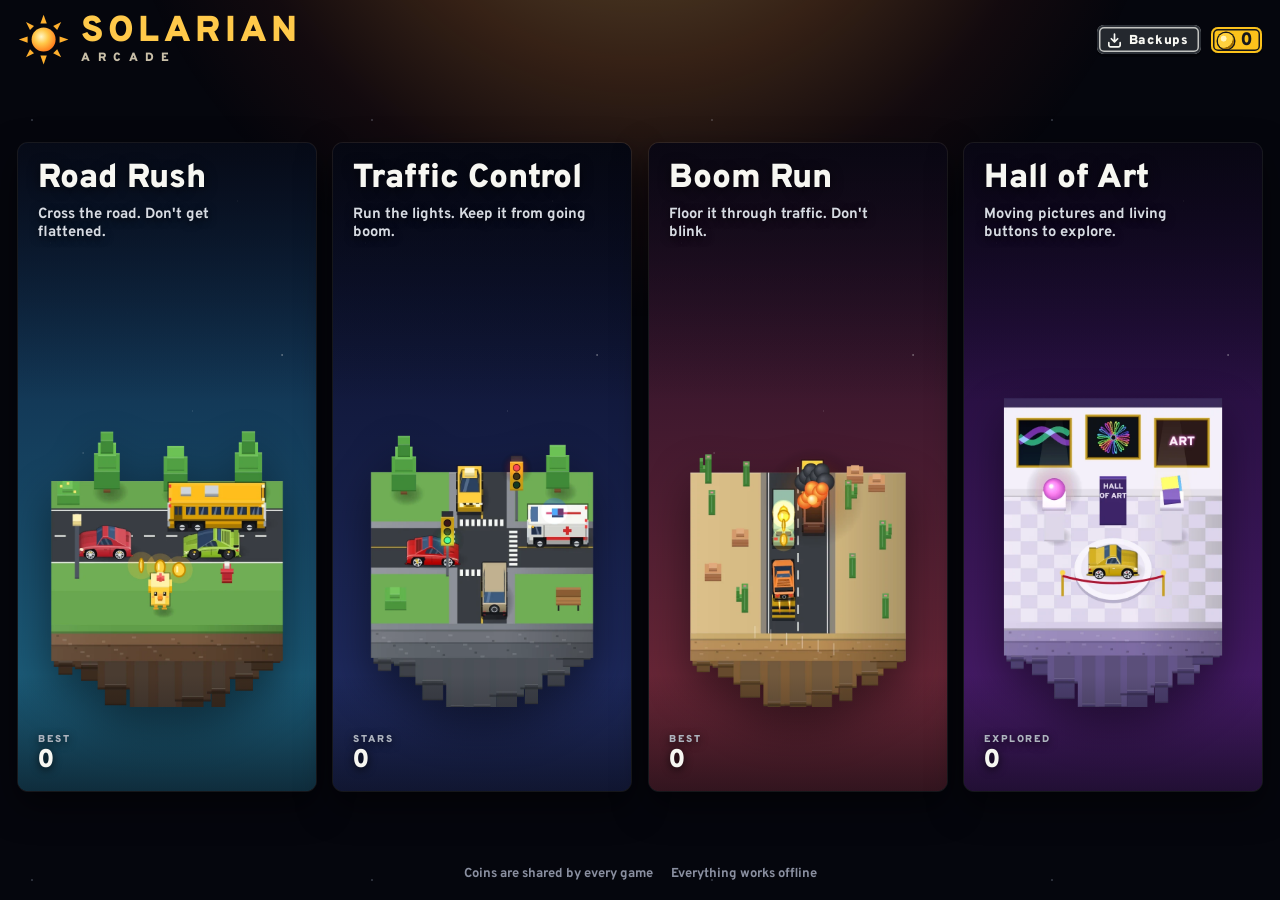
<file: index.html>
<!doctype html>
<html lang="en">
<head>
<meta charset="utf-8">
<meta name="viewport" content="width=device-width, initial-scale=1, viewport-fit=cover">
<meta name="theme-color" content="#05060d">
<title>Solarian Arcade</title>
<link rel="stylesheet" href="shared/fonts.css">
<link rel="stylesheet" href="shared/arcade.css">
<link rel="stylesheet" href="shared/picker.css">
</head>
<body class="picker">
<div class="space" aria-hidden="true">
  <div class="stars far"></div>
  <div class="stars near"></div>
  <div class="sun"></div>
</div>

<header class="bar">
  <div class="brand">
    <svg class="sun-mark" viewBox="0 0 64 64" aria-hidden="true">
      <defs>
        <radialGradient id="core" cx="40%" cy="38%" r="65%"><stop offset="0" stop-color="#fff6c8"/><stop offset="0.45" stop-color="#ffc94a"/><stop offset="1" stop-color="#ff7a1a"/></radialGradient>
      </defs>
      <g fill="#ffb02e">
        <path d="M32 1 36 12H28z"/><path d="M32 63 28 52H36z"/><path d="M1 32 12 28V36z"/><path d="M63 32 52 36V28z"/>
        <path d="M10 10 20 15 15 20z"/><path d="M54 54 44 49 49 44z"/><path d="M54 10 49 20 44 15z"/><path d="M10 54 15 44 20 49z"/>
      </g>
      <circle cx="32" cy="32" r="15" fill="url(#core)"/>
    </svg>
    <div class="brand-text"><b>SOLARIAN</b><span>ARCADE</span></div>
  </div>
  <div class="bar-end">
    <button id="btn-backups" class="bar-btn" type="button" aria-haspopup="dialog" aria-label="Backups">
      <svg viewBox="0 0 24 24" aria-hidden="true"><path d="M12 3v11m0 0-4.5-4.5M12 14l4.5-4.5M4 15v3.5A2.5 2.5 0 0 0 6.5 21h11a2.5 2.5 0 0 0 2.5-2.5V15"/></svg>
      <span>Backups</span>
    </button>
    <div class="plate coinplate" title="Your coins work in every game"><span class="coin-ico"></span><b id="wallet">0</b></div>
  </div>
</header>

<main class="lineup" aria-label="Pick a game">
  <a class="panel" href="road-rush/index.html" style="--glow: #ffd36b; --sky1: #0b1838; --sky2: #1f6a86;">
    <div class="panel-tilt">
      <div class="panel-sky"></div>
      <div class="panel-island"><img src="shared/art/rr-island.webp" alt="" draggable="false"></div>
      <div class="panel-shade"></div>
      <div class="panel-glare"></div>
      <div class="panel-text"><h2>Road Rush</h2><p>Cross the road. Don't get flattened.</p></div>
      <div class="panel-stat"><span>BEST</span><b id="stat-rr">0</b></div>
    </div>
  </a>
  <a class="panel" href="traffic-control/index.html" style="--glow: #47a6ff; --sky1: #070b20; --sky2: #23306a;">
    <div class="panel-tilt">
      <div class="panel-sky"></div>
      <div class="panel-island"><img src="shared/art/tc-island.webp" alt="" draggable="false"></div>
      <div class="panel-shade"></div>
      <div class="panel-glare"></div>
      <div class="panel-text"><h2>Traffic Control</h2><p>Run the lights. Keep it from going boom.</p></div>
      <div class="panel-stat"><span>STARS</span><b id="stat-tc">0</b></div>
    </div>
  </a>
  <a class="panel" href="boom-run/index.html" style="--glow: #ff7a2e; --sky1: #160b26; --sky2: #7a2c3a;">
    <div class="panel-tilt">
      <div class="panel-sky"></div>
      <div class="panel-island"><img src="shared/art/br-island.webp" alt="" draggable="false"></div>
      <div class="panel-shade"></div>
      <div class="panel-glare"></div>
      <div class="panel-text"><h2>Boom Run</h2><p>Floor it through traffic. Don't blink.</p></div>
      <div class="panel-stat"><span>BEST</span><b id="stat-br">0</b></div>
    </div>
  </a>
  <a class="panel" href="hall-of-art/index.html" style="--glow: #e05cff; --sky1: #120826; --sky2: #4f1e72;">
    <div class="panel-tilt">
      <div class="panel-sky"></div>
      <div class="panel-island"><img src="shared/art/ha-island.webp" alt="" draggable="false"></div>
      <div class="panel-shade"></div>
      <div class="panel-glare"></div>
      <div class="panel-text"><h2>Hall of Art</h2><p>Moving pictures and living buttons to explore.</p></div>
      <div class="panel-stat"><span>EXPLORED</span><b id="stat-ha">0</b></div>
    </div>
  </a>
</main>

<footer class="foot"><span>Coins are shared by every game</span><span>Everything works offline</span></footer>

<!-- Backups: save every game's progress to a file or a code, and bring it back -->
<div id="backups" class="screen modal hidden" role="dialog" aria-modal="true" aria-labelledby="bk-title">
  <div class="card bk-card">
    <div class="card-head"><span id="bk-title">BACKUPS</span><span id="bk-last"></span></div>
    <div class="card-body">
      <p class="bk-intro">Your coins, unlocks, trophies and settings for every game live in this browser only. Clearing your browsing data deletes them, and they don't follow you to another browser or computer. A backup brings them back anywhere.</p>

      <section class="bk-sec" aria-labelledby="bk-save-h">
        <h3 id="bk-save-h">Save a backup</h3>
        <div class="actions">
          <button id="bk-download" class="btn-yellow small" type="button">Download backup file</button>
          <button id="bk-copy" class="btn-plate small" type="button">Copy as a code</button>
        </div>
        <textarea id="bk-code-out" class="bk-code hidden" rows="3" readonly aria-label="Your backup code" spellcheck="false"></textarea>
        <p id="bk-save-msg" class="bk-msg" role="status" aria-live="polite"></p>
      </section>

      <section class="bk-sec" aria-labelledby="bk-load-h">
        <h3 id="bk-load-h">Restore a backup</h3>
        <div class="actions">
          <button id="bk-open" class="btn-plate small" type="button">Open a backup file</button>
          <input id="bk-file" class="hidden" type="file" accept=".json,application/json,.txt,text/plain">
        </div>
        <label class="bk-or" for="bk-code-in">or paste a backup code</label>
        <textarea id="bk-code-in" class="bk-code" rows="3" placeholder="SOLARIAN-SAVE-1…" spellcheck="false" autocomplete="off"></textarea>
        <div class="actions"><button id="bk-check" class="btn-plate small" type="button">Check the code</button></div>
        <div id="bk-preview" class="bk-preview hidden">
          <p class="bk-from" id="bk-from"></p>
          <table class="bk-compare">
            <thead><tr><th scope="col"></th><th scope="col">Now</th><th scope="col">Backup</th></tr></thead>
            <tbody id="bk-rows"></tbody>
          </table>
          <p class="bk-warn">Restoring replaces the progress in this browser for every game. You can undo it straight after.</p>
          <div class="actions">
            <button id="bk-restore" class="btn-red small" type="button">Restore this backup</button>
            <button id="bk-cancel" class="btn-plate small" type="button">Cancel</button>
          </div>
        </div>
        <p id="bk-load-msg" class="bk-msg" role="status" aria-live="polite"></p>
      </section>

      <section id="bk-undo-sec" class="bk-sec hidden" aria-labelledby="bk-undo-h">
        <h3 id="bk-undo-h">Undo</h3>
        <p id="bk-undo-what" class="bk-note"></p>
        <div class="actions"><button id="bk-undo" class="btn-plate small" type="button">Undo</button></div>
      </section>
    </div>
    <div class="bk-foot"><button id="bk-done" class="btn-yellow small" type="button">Done</button></div>
  </div>
</div>

<script src="shared/wallet.js"></script>
<script src="shared/saves.js"></script>
<script src="shared/picker.js"></script>
<script src="shared/backups.js"></script>
</body>
</html>
</file>
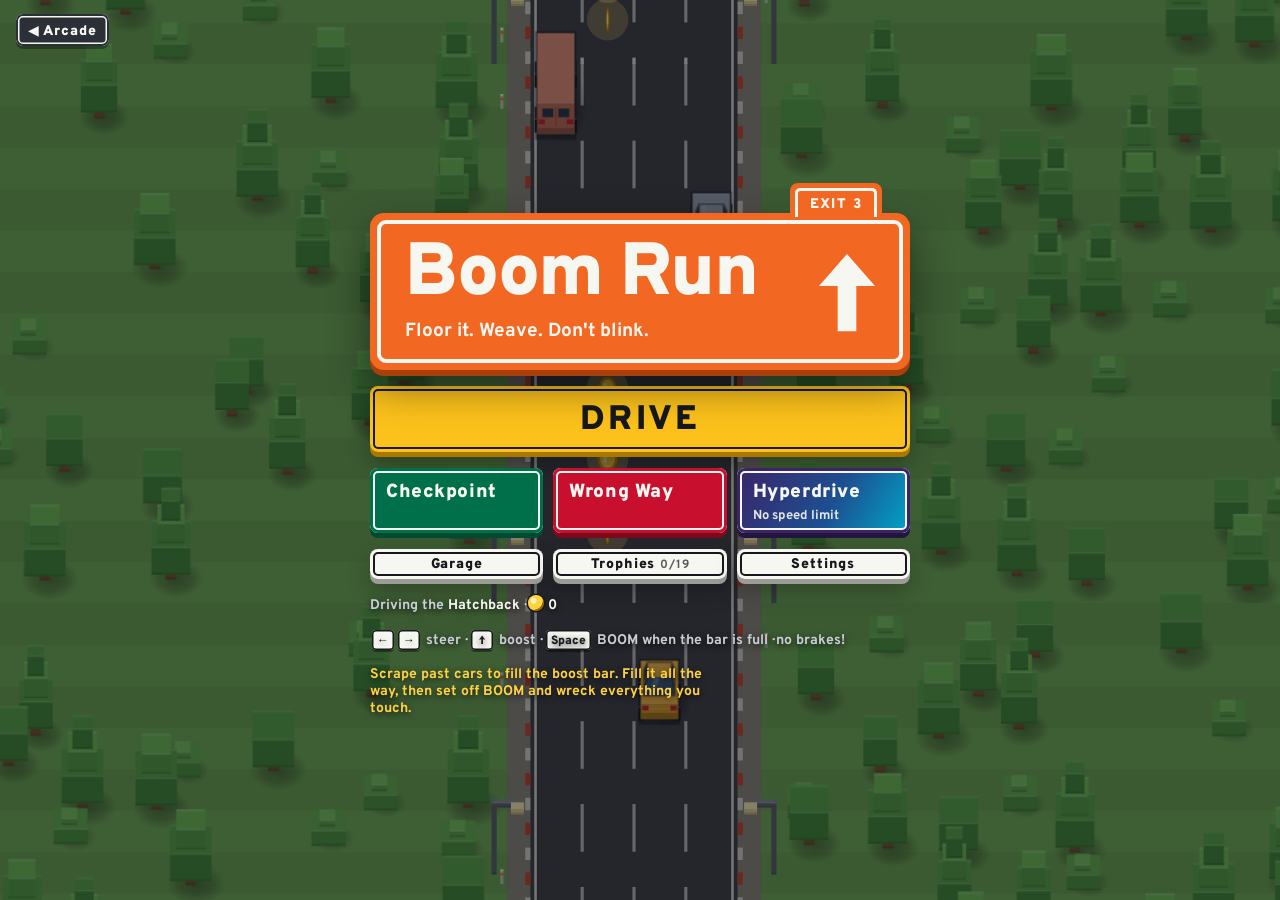
<file: boom-run/index.html>
<!doctype html>
<html lang="en">
<head>
<meta charset="utf-8">
<meta name="viewport" content="width=device-width, initial-scale=1, maximum-scale=1, user-scalable=no, viewport-fit=cover">
<meta name="theme-color" content="#1e2126">
<title>Boom Run</title>
<link rel="stylesheet" href="../shared/fonts.css">
<link rel="stylesheet" href="../shared/arcade.css">
<link rel="stylesheet" href="../shared/game-ui.css">
<link rel="stylesheet" href="css/style.css">
</head>
<body>
<div id="game">
  <canvas id="view" aria-label="The highway"></canvas>

  <div id="hud" class="hidden">
    <div class="hud-l">
      <div class="plate guide"><span class="plate-lbl" id="hud-mode">ENDLESS</span><b id="hud-dist">0 m</b></div>
      <div class="hud-sub"><span id="hud-speed">0 km/h</span> &middot; Score <b id="hud-score">0</b></div>
      <div id="hud-boost" class="boostbar"><i></i><span>BOOST</span></div>
      <div id="hud-combo" class="plate combo hidden"><b>x2</b><span>CLOSE CALLS</span></div>
      <div id="hud-powers" class="chips"></div>
    </div>
    <div class="hud-r">
      <div class="hud-row">
        <div class="plate coinplate"><span class="coin-ico"></span><b id="hud-run-coins">0</b></div>
      </div>
      <div class="hud-row">
        <button id="btn-pause" class="icon-btn" aria-label="Pause">
          <svg viewBox="0 0 24 24" aria-hidden="true"><rect x="6" y="5" width="4" height="14" fill="currentColor"/><rect x="14" y="5" width="4" height="14" fill="currentColor"/></svg>
        </button>
        <button id="btn-mute" class="icon-btn" aria-label="Mute"></button>
      </div>
      <div id="hud-timer" class="timer hidden"><span>TIME</span><b id="hud-timer-val">35</b></div>
    </div>
    <div id="toasts" class="toasts" aria-live="polite"></div>
    <div class="pedals">
      <button id="btn-boom" class="pedal boom hidden" aria-label="Boom">BOOM!</button>
      <button id="btn-boost" class="pedal go" aria-label="Boost">BOOST</button>
    </div>
  </div>

  <!-- Title -->
  <div id="screen-title" class="screen">
    <a class="arcade-back" href="../index.html">&#9664; Arcade</a>
    <div class="title-stack">
      <div class="guide-sign orange">
        <div class="exit-tab"><span>EXIT 3</span></div>
        <div class="guide-inner title-inner">
          <div>
            <h1 class="logo">Boom Run</h1>
            <p class="tag">Floor it. Weave. Don't blink.</p>
          </div>
          <svg class="sign-arrow" viewBox="0 0 48 64" aria-hidden="true"><path d="M24 3 45 27H31v34H17V27H3z" fill="currentColor"/></svg>
        </div>
      </div>
      <button id="btn-play" class="btn-yellow btn-big">DRIVE</button>
      <div class="modes">
        <button id="btn-checkpoint" class="mode-btn m-cp"><b>Checkpoint</b><em id="best-checkpoint"></em></button>
        <button id="btn-wrongway" class="mode-btn m-ww"><b>Wrong Way</b><em id="best-wrongway"></em></button>
        <button id="btn-hyper" class="mode-btn m-hy"><b>Hyperdrive</b><em id="best-hyper"></em></button>
      </div>
      <div class="menu-row">
        <button id="btn-garage" class="btn-plate small">Garage</button>
        <button id="btn-trophies" class="btn-plate small">Trophies <span id="trophy-count" class="count"></span></button>
        <button id="btn-settings" class="btn-plate small">Settings</button>
      </div>
      <p class="meta"><span id="best-endless"></span>Driving the <b id="title-car">Hatchback</b> &middot; <span class="coin-ico"></span> <b id="title-coins">0</b></p>
      <p class="controls kb"><kbd>&larr;</kbd><kbd>&rarr;</kbd> steer &middot; <kbd>&uarr;</kbd> boost &middot; <kbd>Space</kbd> BOOM when the bar is full &middot; no brakes!</p>
      <p class="controls tip">Scrape past cars to fill the boost bar. Fill it all the way, then set off BOOM and wreck everything you touch.</p>
      <p class="controls touch">Drag to steer. Hold BOOST to go faster, tap BOOM when it lights up. No brakes!</p>
    </div>
  </div>

  <!-- Pause -->
  <div id="screen-pause" class="screen hidden">
    <div class="barricade-card">
      <div class="barricade" aria-hidden="true"></div>
      <div class="barricade-body">
        <h2>PAUSED</h2>
        <div class="actions">
          <button id="btn-resume" class="btn-yellow">RESUME</button>
          <button id="btn-restart" class="btn-plate">Restart</button>
          <button id="btn-quit" class="btn-plate">Quit to menu</button>
        </div>
        <p class="hint">P or Esc to resume &middot; coins you picked up are kept if you quit</p>
      </div>
    </div>
  </div>

  <!-- Results -->
  <div id="screen-result" class="screen hidden">
    <div class="card">
      <div class="card-head"><span>RUN REPORT</span><span id="res-mode">ENDLESS</span></div>
      <div class="card-body">
        <div class="res-title"><h2 id="res-title">Boom!</h2><span id="res-new" class="stamp hidden">NEW BEST</span></div>
        <dl class="fields">
          <div><dt>Score</dt><dd id="res-score">0</dd></div>
          <div><dt>Distance</dt><dd id="res-dist">0</dd></div>
          <div><dt>Close calls</dt><dd id="res-near">0</dd></div>
          <div><dt>Top speed</dt><dd id="res-top">0 km/h</dd></div>
          <div id="res-cp-row"><dt>Checkpoints</dt><dd id="res-cp">0</dd></div>
          <div><dt>Best</dt><dd id="res-best">0</dd></div>
          <div><dt>Coins</dt><dd><span class="coin-ico"></span> +<span id="res-coins">0</span></dd></div>
        </dl>
        <ul id="res-trophies" class="res-trophies"></ul>
        <div class="actions">
          <button id="btn-again" class="btn-yellow">AGAIN</button>
          <button id="btn-res-garage" class="btn-plate">Garage</button>
          <button id="btn-res-menu" class="btn-plate">Menu</button>
        </div>
        <p class="hint kb-only">Space to go again</p>
      </div>
    </div>
  </div>

  <!-- Garage -->
  <div id="screen-garage" class="screen hidden">
    <div class="card wide">
      <div class="card-head"><span>GARAGE</span><span><span class="coin-ico"></span> <span id="garage-coins">0</span></span></div>
      <div class="card-body" id="garage-body"></div>
      <div class="card-foot actions"><button id="btn-garage-done" class="btn-yellow small">Done</button></div>
    </div>
  </div>

  <!-- Trophies -->
  <div id="screen-trophies" class="screen hidden">
    <div class="card">
      <div class="card-head"><span>TROPHIES</span><span id="trophies-count"></span></div>
      <div class="card-body"><ul id="trophy-list" class="trophy-list"></ul><div id="stats" class="stats"></div></div>
      <div class="card-foot actions"><button id="btn-trophies-done" class="btn-yellow small">Done</button></div>
    </div>
  </div>

  <!-- Settings -->
  <div id="screen-settings" class="screen hidden">
    <div class="card">
      <div class="card-head"><span>SETTINGS</span></div>
      <div class="card-body">
        <div class="toggle-row"><span>Sound</span><button id="set-sound" class="toggle" role="switch" aria-checked="true" aria-label="Sound"></button></div>
        <div class="toggle-row"><span>Screen shake</span><button id="set-shake" class="toggle" role="switch" aria-checked="true" aria-label="Screen shake"></button></div>
        <div class="toggle-row"><span>Low graphics <em class="sub">for slower computers</em></span><button id="set-low" class="toggle" role="switch" aria-checked="false" aria-label="Low graphics"></button></div>
        <button id="btn-reset" class="btn-red small">Reset Boom Run progress</button>
      </div>
      <div class="card-foot actions"><button id="btn-settings-done" class="btn-yellow small">Done</button></div>
    </div>
  </div>
</div>

<script src="../road-rush/js/util.js"></script>
<script src="../shared/rr-bridge.js"></script>
<script src="../road-rush/js/audio.js"></script>
<script src="../road-rush/js/effects.js"></script>
<script src="../road-rush/js/draw.js"></script>
<script src="../road-rush/js/carshape.js"></script>
<script src="../road-rush/js/vehicles.js"></script>
<script src="../road-rush/js/luxury.js"></script>
<script src="../shared/wallet.js"></script>
<script src="../shared/saves.js"></script>
<script src="../shared/kit.js"></script>
<script src="../shared/cars.js"></script>
<script src="js/data.js"></script>
<script src="js/road.js"></script>
<script src="js/view.js"></script>
<script src="js/game.js"></script>
</body>
</html>
</file>
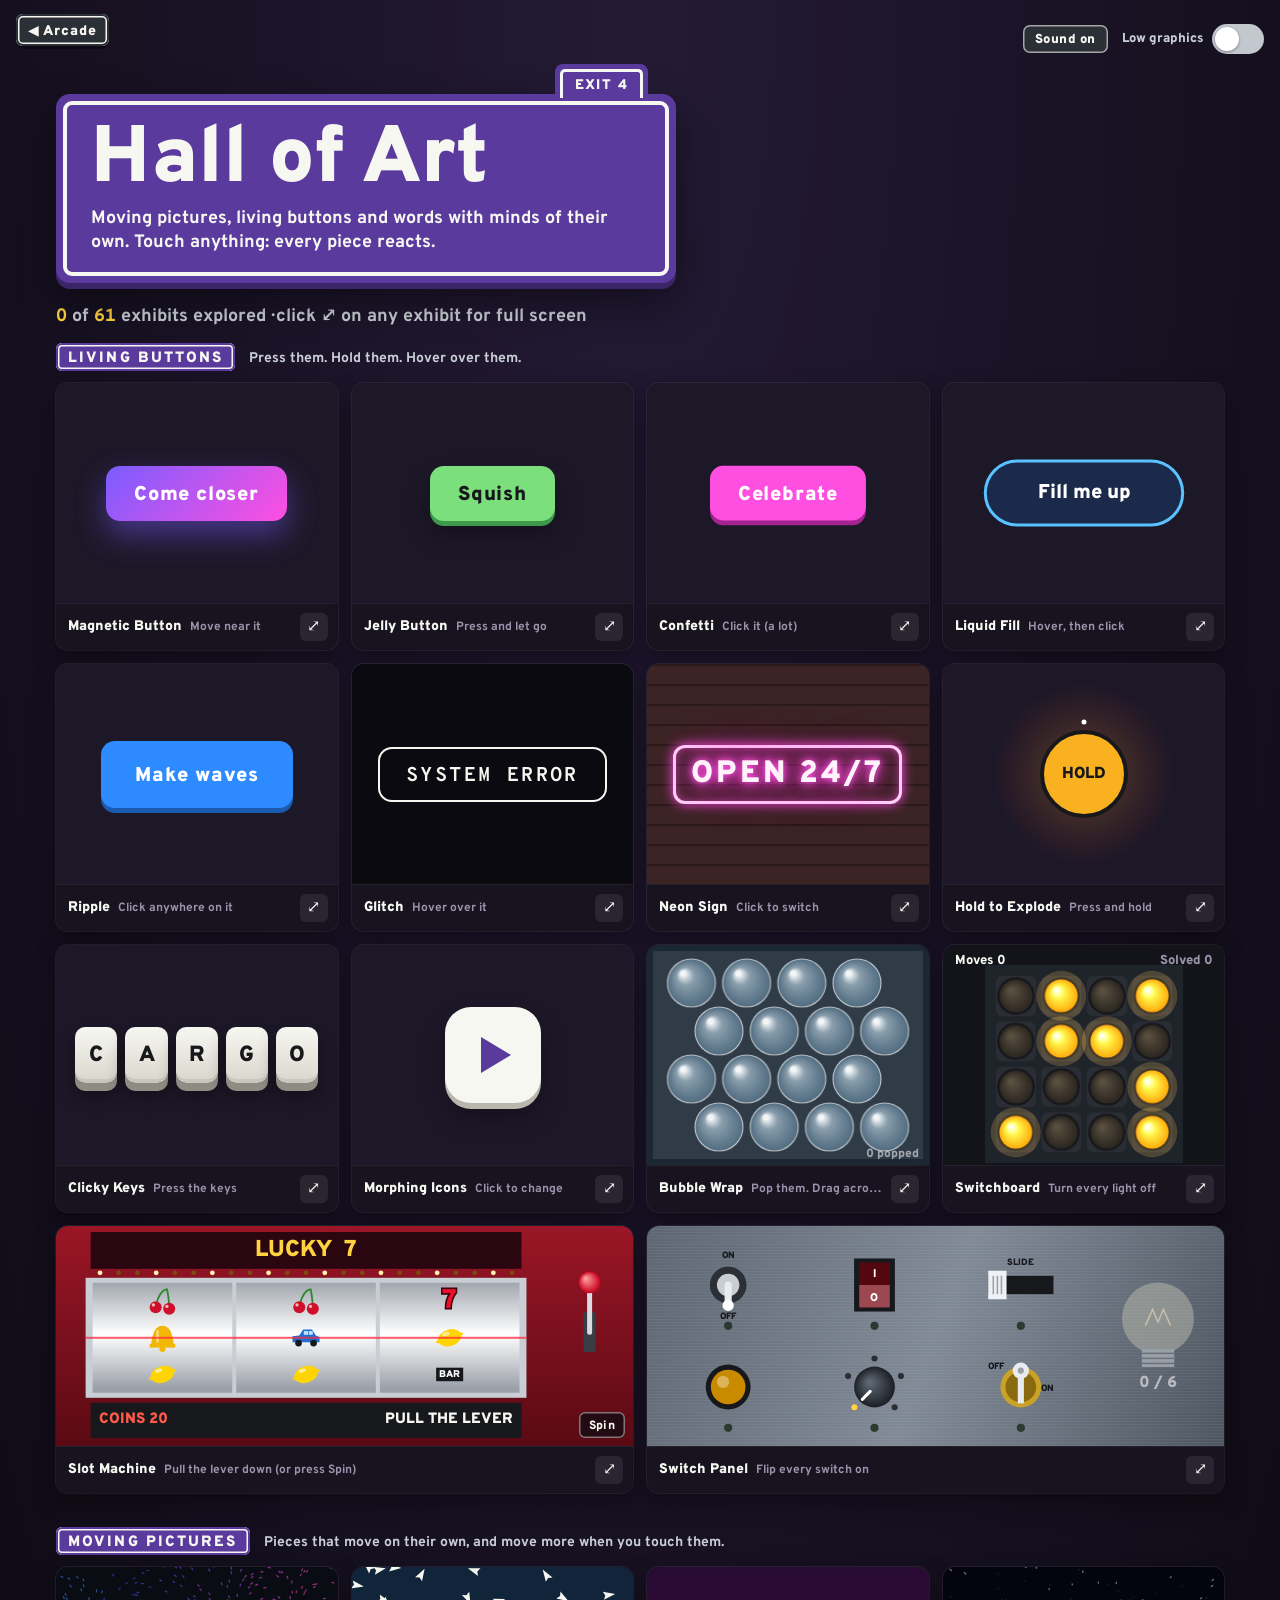
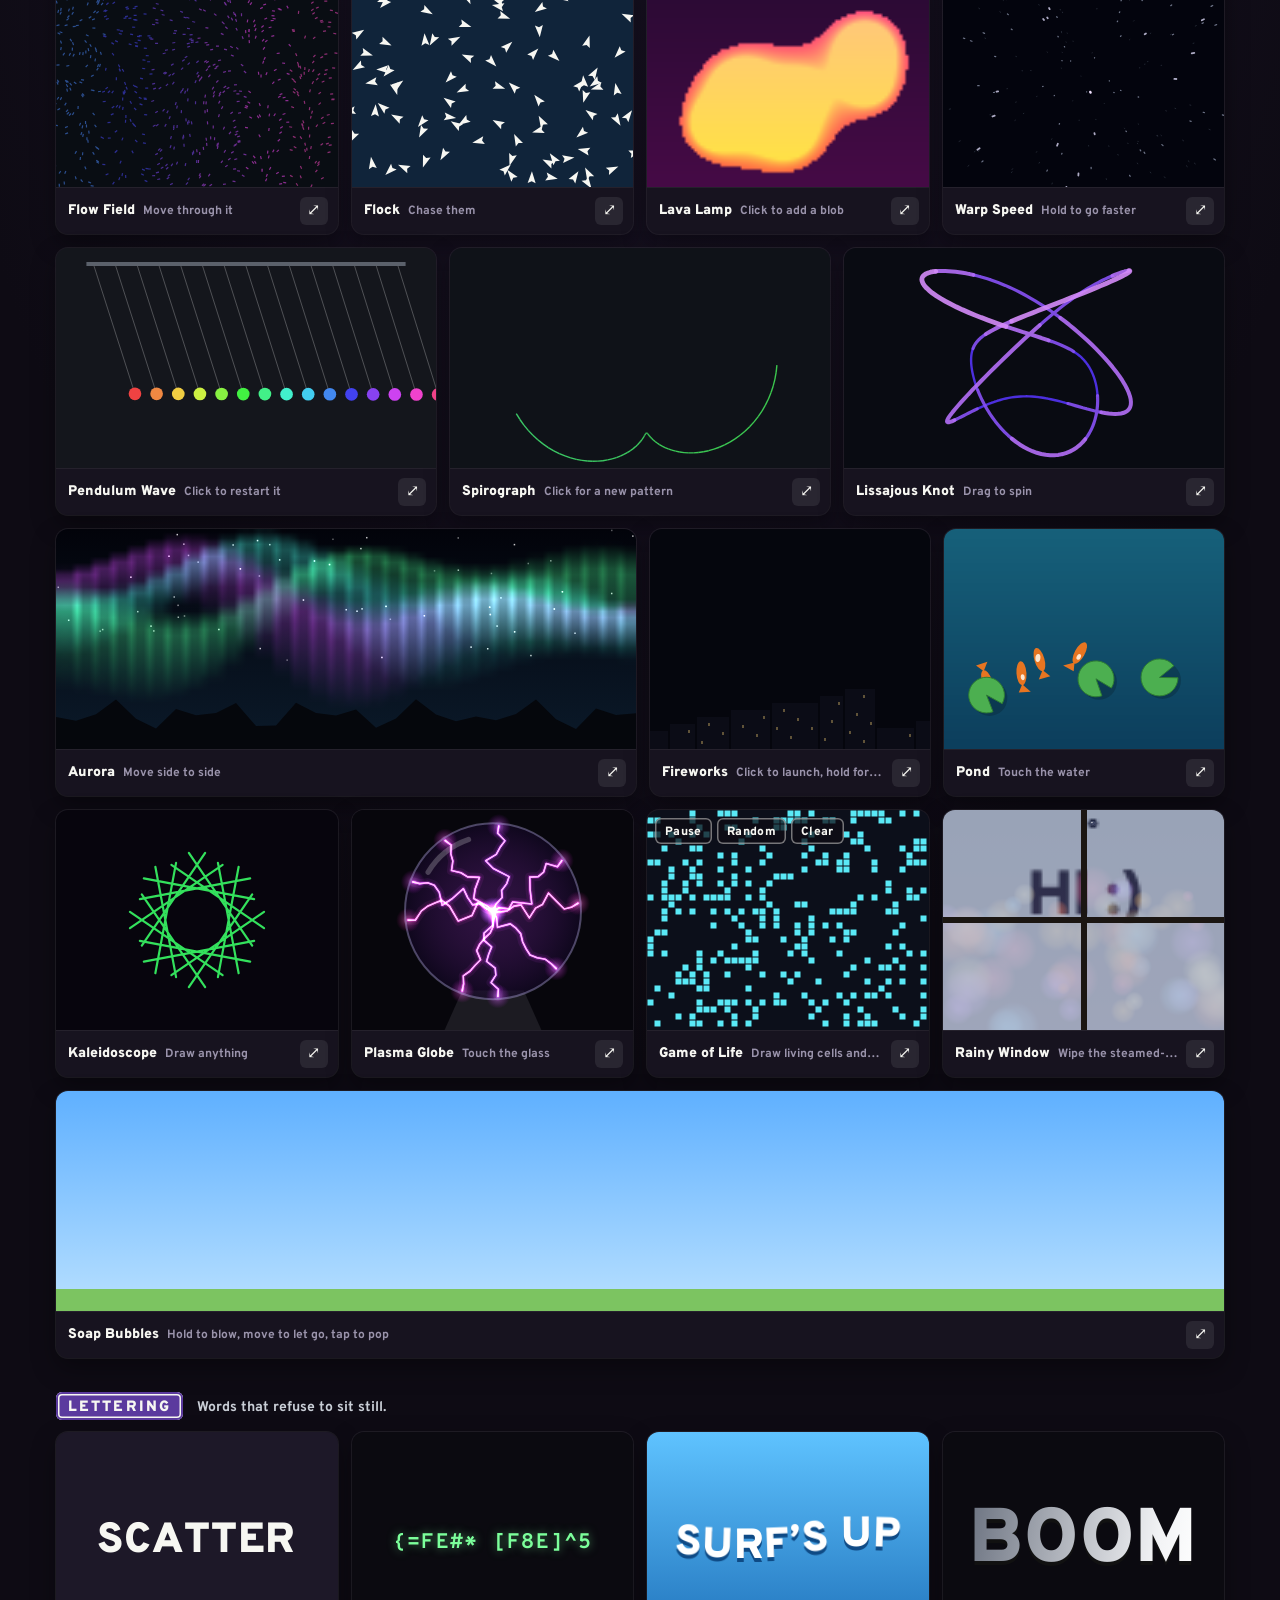
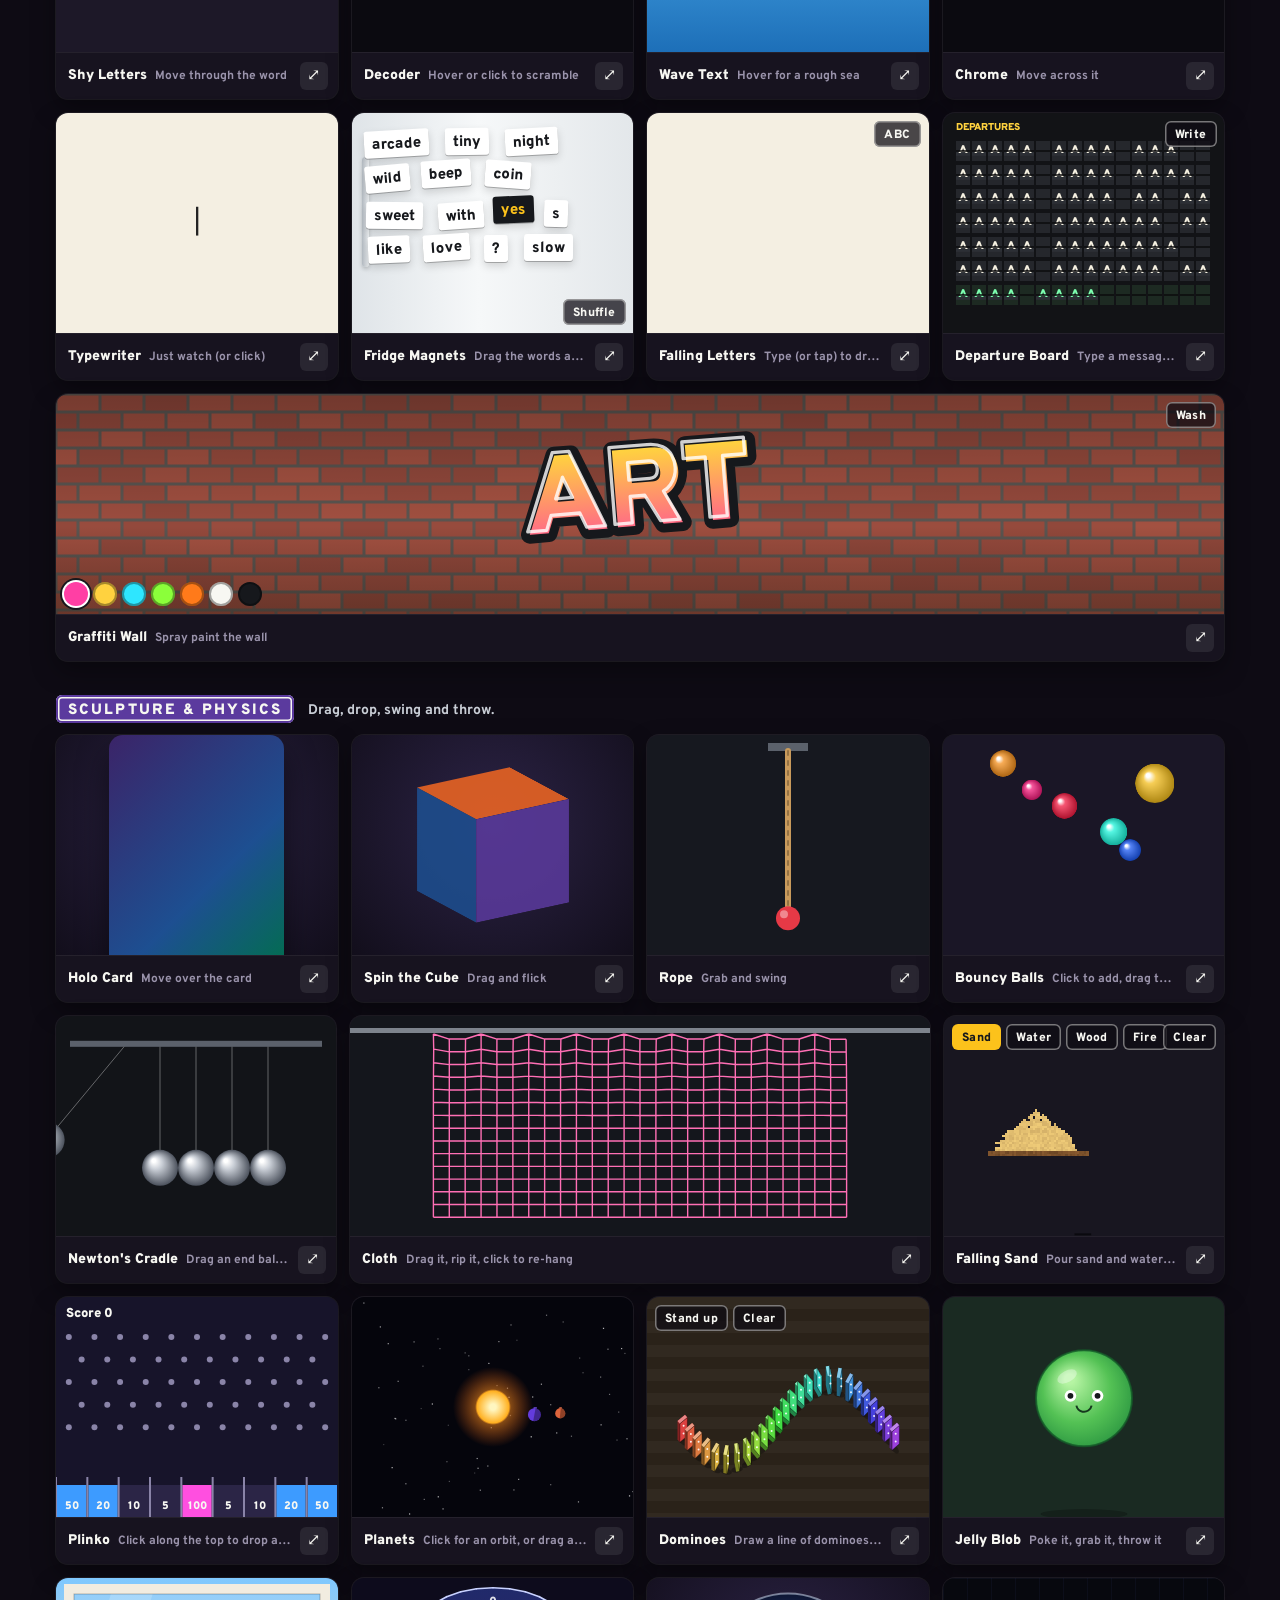
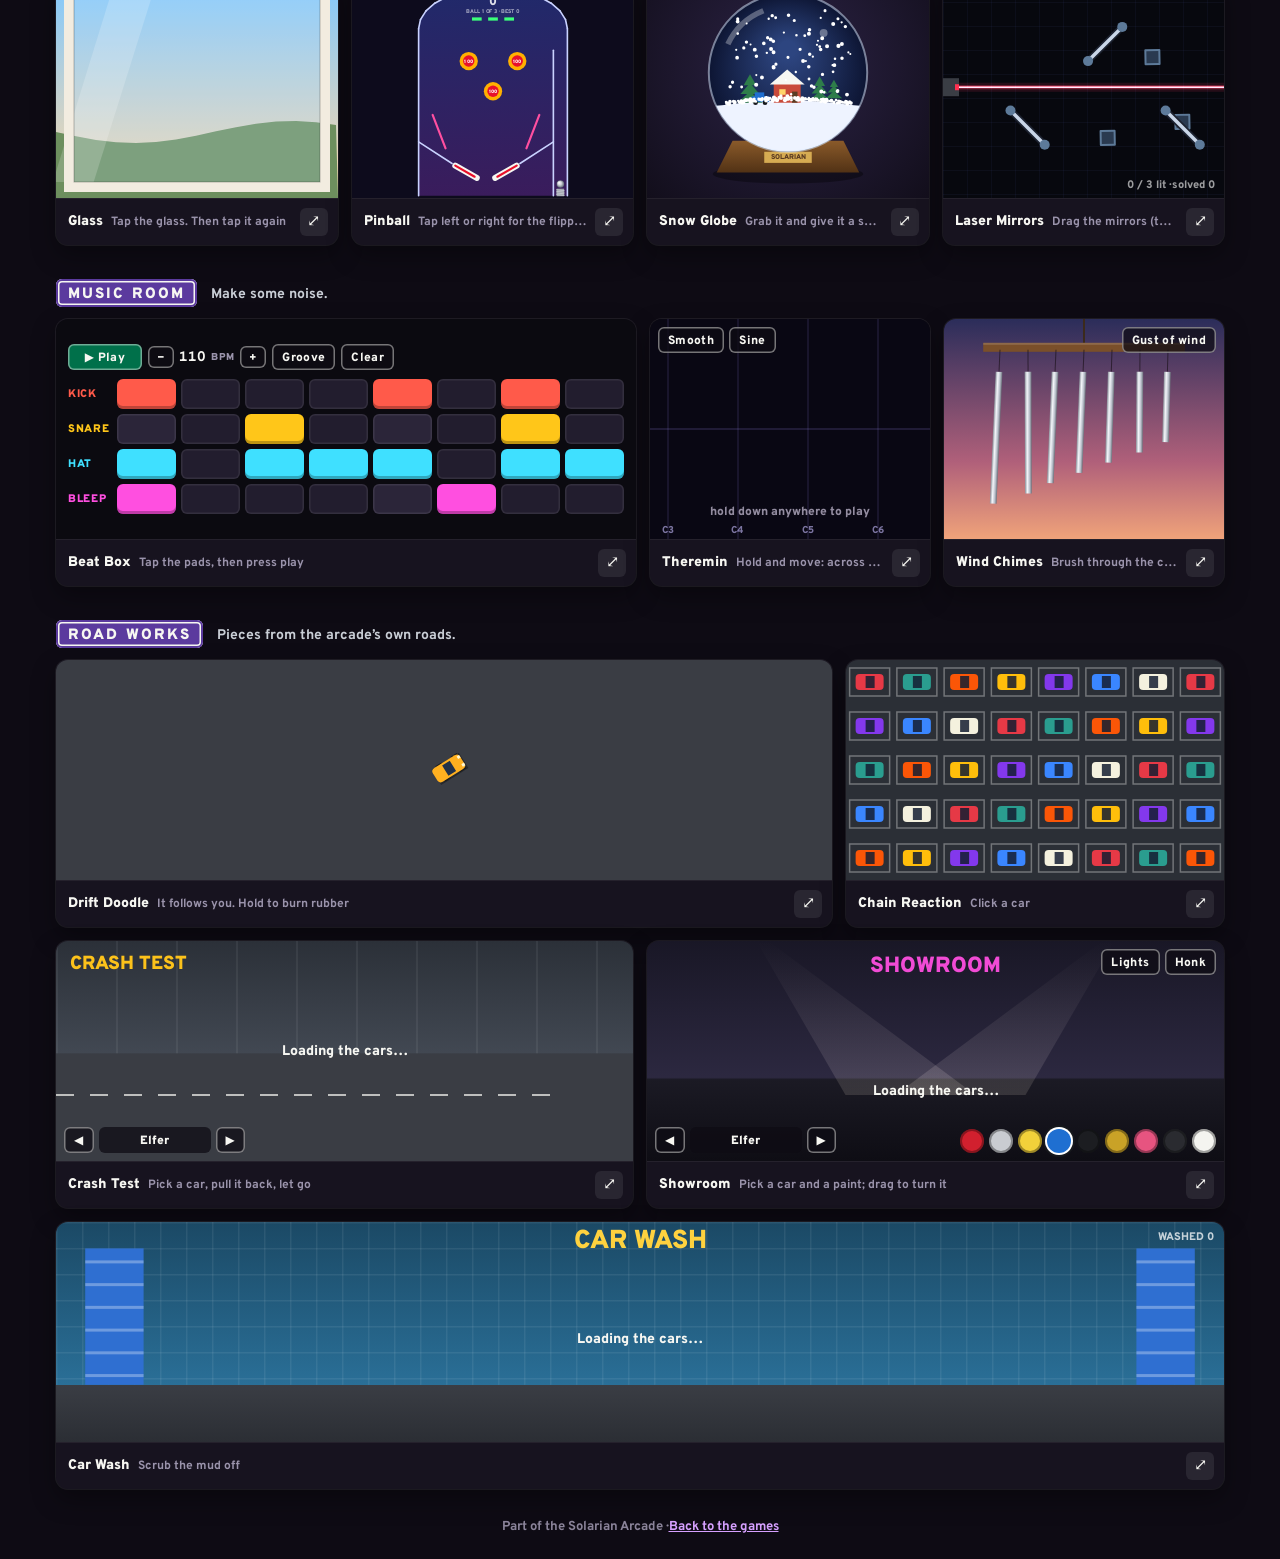
<file: hall-of-art/index.html>
<!doctype html>
<html lang="en">
<head>
<meta charset="utf-8">
<meta name="viewport" content="width=device-width, initial-scale=1, viewport-fit=cover">
<meta name="theme-color" content="#0e0b14">
<title>Hall of Art</title>
<link rel="stylesheet" href="../shared/fonts.css">
<link rel="stylesheet" href="../shared/arcade.css">
<link rel="stylesheet" href="css/style.css">
</head>
<body class="hall">
<header class="top">
  <a class="arcade-back" href="../index.html">&#9664; Arcade</a>
  <div class="top-tools">
    <button id="btn-mute" class="chip-btn">Sound on</button>
    <div class="low-toggle"><span>Low graphics</span><button id="set-low" class="toggle" role="switch" aria-checked="false" aria-label="Low graphics"></button></div>
  </div>
</header>

<section class="hero">
  <div class="guide-sign purple hero-sign">
    <div class="exit-tab"><span>EXIT 4</span></div>
    <div class="guide-inner">
      <h1>Hall of Art</h1>
      <p>Moving pictures, living buttons and words with minds of their own. Touch anything: every piece reacts.</p>
    </div>
  </div>
  <p class="tally"><b id="tried-count">0</b> of <b id="exhibit-count">0</b> exhibits explored &middot; <span class="kb">click &#10530; on any exhibit for full screen</span></p>
</section>

<main id="exhibits"></main>
<p id="auto-low" class="auto-low hidden" role="status">This computer was struggling, so Low graphics is on. You can switch it back at the top.</p>

<footer class="foot">Part of the Solarian Arcade &middot; <a href="../index.html">Back to the games</a></footer>

<div id="big" class="big hidden" role="dialog" aria-modal="true" aria-labelledby="big-name">
  <div class="big-card">
    <header><div><b id="big-name"></b><span id="big-hint"></span></div><button id="big-close" class="btn-plate small">Close</button></header>
    <div id="big-stage" class="stage"></div>
  </div>
</div>

<script src="../shared/wallet.js"></script>
<script src="../shared/saves.js"></script>
<script src="js/runner.js"></script>
<script src="js/exhibits-buttons.js"></script>
<script src="js/exhibits-motion.js"></script>
<script src="js/exhibits-text.js"></script>
<script src="js/exhibits-physics.js"></script>
<script src="js/exhibits-cars.js"></script>
<script src="js/exhibits-play.js"></script>
<script src="js/exhibits-sim.js"></script>
<script src="js/exhibits-music.js"></script>
<script src="js/exhibits-gallery.js"></script>
<script src="js/exhibits-workshop.js"></script>
<script>Exhibits.build();</script>
</body>
</html>
</file>
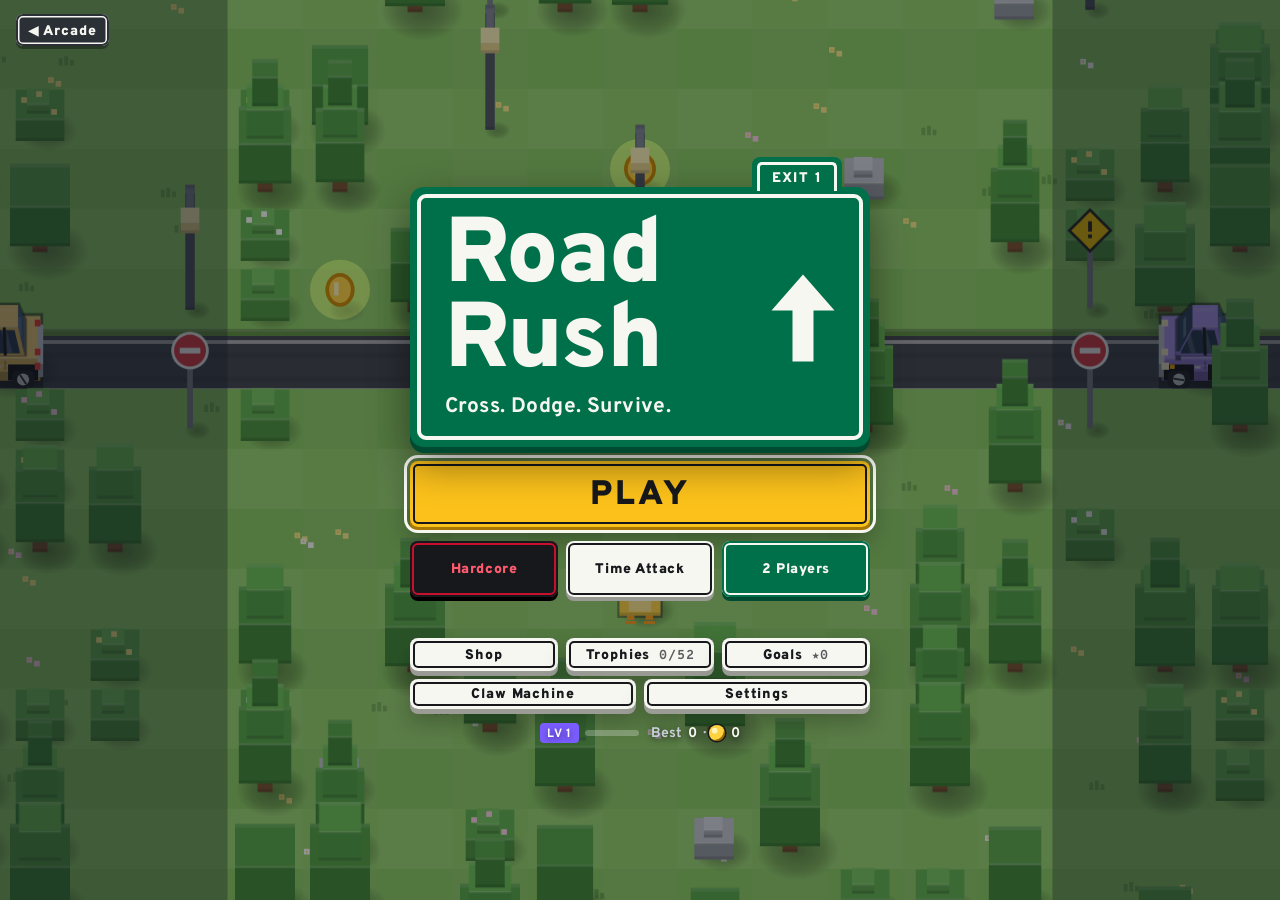
<file: road-rush/index.html>
<!doctype html>
<html lang="en">
<head>
<meta charset="utf-8">
<meta name="viewport" content="width=device-width, initial-scale=1, maximum-scale=1, user-scalable=no, viewport-fit=cover">
<meta name="theme-color" content="#1e2126">
<title>Road Rush</title>
<link rel="stylesheet" href="../shared/fonts.css">
<link rel="stylesheet" href="css/style.css">
</head>
<body>
<div id="game">
  <canvas id="view"></canvas>
  <canvas id="replay" class="hidden" aria-label="Instant replay of how you died"></canvas>

  <div id="hud" class="hidden">
    <div class="hud-l">
      <div id="score-plate" class="plate guide"><span class="plate-lbl" id="score-lbl">SCORE</span><b id="score">0</b></div>
      <div id="title-plate" class="title-plate hidden"></div>
      <div id="coin-plate" class="plate coinplate"><span class="coin-ico"></span><b id="coins">0</b></div>
      <div id="mode-badge" class="plate mode-badge hidden"></div>
      <div id="combo" class="plate combo hidden"><b>x2</b><span>CLOSE CALLS</span></div>
    </div>
    <div class="hud-r">
      <div id="best-plate" class="plate limit"><span class="plate-lbl">BEST</span><b id="best">0</b></div>
      <div id="p2-plate" class="plate guide p2 hidden"><span class="plate-lbl">P2 ROWS</span><b id="p2-score">0</b></div>
      <div class="hud-btns">
        <button id="btn-pause" class="icon-btn" aria-label="Pause">
          <svg viewBox="0 0 24 24" aria-hidden="true"><rect x="6" y="5" width="4" height="14" fill="currentColor"/><rect x="14" y="5" width="4" height="14" fill="currentColor"/></svg>
        </button>
        <button id="btn-mute" class="icon-btn" aria-label="Mute"></button>
      </div>
    </div>
    <div id="timer" class="timer hidden" aria-live="off"><span>TIME</span><b id="timer-val">90</b></div>
    <div id="vs-tally" class="vs-tally hidden"></div>
    <div id="toasts" class="toasts" aria-live="polite"></div>
    <div id="freecam-banner" class="freecam-banner hidden">FREE CAMERA &middot; arrow keys or WASD to look around &middot; Esc to exit</div>
    <div id="powers"></div>
  </div>

  <div id="screen-title" class="screen">
    <a class="arcade-back" href="../index.html" aria-label="Back to the arcade">&#9664; Arcade</a>
    <div class="title-stack">
      <div class="guide-sign">
        <div class="exit-tab"><span>EXIT 1</span></div>
        <div class="guide-inner">
          <div class="guide-text">
            <h1 class="logo">Road Rush</h1>
            <p class="tag">Cross. Dodge. Survive.</p>
          </div>
          <svg class="sign-arrow" viewBox="0 0 48 64" aria-hidden="true"><path d="M24 3 45 27H31v34H17V27H3z" fill="currentColor"/></svg>
        </div>
      </div>

      <button id="btn-play" class="btn-yellow btn-big play-main">PLAY</button>

      <div class="modes" role="group" aria-label="Other modes">
        <button id="btn-hardcore" class="mode-btn m-hardcore" data-hint="Faster traffic, no power-ups, double coins"><b>Hardcore</b><em id="best-hardcore"></em></button>
        <button id="btn-time" class="mode-btn m-time" data-hint="90 seconds. Every coin adds a second"><b>Time Attack</b><em id="best-time"></em></button>
        <button id="btn-versus" class="mode-btn m-versus" data-hint="WASD vs arrow keys (or 2 controllers). Last chicken standing"><b>2 Players</b><em id="vs-record"></em></button>
      </div>
      <p id="mode-hint" class="mode-hint" aria-live="polite">&nbsp;</p>

      <div class="menu-row">
        <button id="btn-shop" class="btn-plate small">Shop</button>
        <button id="btn-trophies" class="btn-plate small">Trophies <span id="trophy-count" class="count"></span></button>
        <button id="btn-goals" class="btn-plate small">Goals <span id="goals-count" class="count"></span></button>
        <button id="btn-claw" class="btn-plate small claw-btn">Claw Machine</button>
        <button id="btn-settings" class="btn-plate small">Settings</button>
      </div>

      <p class="meta"><span id="title-level" class="lvl"></span> Best <b id="title-best">0</b> &middot; <span class="coin-ico"></span> <b id="title-coins">0</b><span id="gore-badge" class="gore-badge hidden">GRAPHIC</span></p>
    </div>
  </div>

  <div id="screen-pause" class="screen hidden">
    <div class="barricade-card">
      <div class="barricade" aria-hidden="true"></div>
      <div class="barricade-body">
        <h2>PAUSED</h2>
        <div class="actions">
          <button id="btn-resume" class="btn-yellow">RESUME</button>
          <button id="btn-pause-settings" class="btn-plate">Settings</button>
          <button id="btn-pause-menu" class="btn-plate">Quit to menu</button>
          <button id="btn-pause-admin" class="btn-plate admin-open hidden">Admin</button>
        </div>
        <ul id="pause-missions" class="missions dark"></ul>
        <p class="hint">P or Esc to resume &middot; M to mute</p>
      </div>
    </div>
  </div>

  <div id="screen-over" class="screen hidden">
    <div id="report" class="report">
      <div class="report-head"><span>TRAFFIC INCIDENT REPORT</span><span id="report-no">No. 00001</span></div>
      <div class="report-title">
        <h2 id="over-title">Game Over</h2>
        <div id="over-new" class="stamp hidden">NEW RECORD</div>
      </div>
      <dl class="fields">
        <div><dt>Cause</dt><dd id="over-cause"></dd></div>
        <div id="over-rows-row"><dt>Distance</dt><dd id="over-rows"></dd></div>
        <div id="over-score-row"><dt>Score</dt><dd id="over-score">0</dd></div>
        <div id="over-best-row"><dt>Best</dt><dd id="over-best">0</dd></div>
        <div id="over-coins-row"><dt>Coins</dt><dd id="over-coins"></dd></div>
        <div id="over-mode-row" class="hidden"><dt>Mode</dt><dd id="over-mode"></dd></div>
        <div id="over-p1-row" class="hidden"><dt>Player 1</dt><dd id="over-p1"></dd></div>
        <div id="over-p2-row" class="hidden"><dt>Player 2</dt><dd id="over-p2"></dd></div>
        <div id="over-tally-row" class="hidden"><dt>Wins</dt><dd id="over-tally"></dd></div>
      </dl>
      <div id="over-xp" class="xp-block hidden">
        <div class="xp-top"><b id="xp-level">LEVEL 1</b><span id="xp-gain">+0 XP</span></div>
        <div class="xp-bar"><i id="xp-fill"></i></div>
        <ul id="xp-rewards" class="xp-rewards"></ul>
      </div>
      <ul id="over-trophies" class="trophy-strip hidden"></ul>
      <ul id="over-boxes" class="box-strip hidden"></ul>
      <ul id="over-found" class="found-list hidden" aria-label="Discoveries"></ul>
      <ul id="over-close" class="close-list hidden" aria-label="So close"></ul>
      <ul id="over-missions" class="missions paper"></ul>
      <div class="actions">
        <button id="btn-again" class="btn-yellow">PLAY AGAIN</button>
        <button id="btn-over-menu" class="btn-plate">Menu</button>
        <button id="btn-over-shop" class="btn-plate">Shop</button>
        <button id="btn-over-settings" class="btn-plate">Settings</button>
      </div>
      <p class="hint">or press Space</p>
    </div>
  </div>

  <div id="screen-goals" class="screen modal hidden" role="dialog" aria-modal="true" aria-labelledby="goals-title">
    <div class="green-sign">
      <div class="green-inner">
        <div class="shop-head">
          <h2 id="goals-title">GOALS</h2>
          <span id="goals-progress" class="trophy-progress"></span>
        </div>
        <div class="tabs" role="tablist" aria-label="Goal sections">
          <button class="tab" role="tab" data-gtab="biomes" aria-selected="true">Biomes</button>
          <button class="tab" role="tab" data-gtab="roadex" aria-selected="false">Roadex</button>
          <button class="tab" role="tab" data-gtab="prestige" aria-selected="false">Prestige</button>
        </div>
        <div id="goals-body" class="goals-body"></div>
        <button id="btn-goals-done" class="btn-yellow">DONE</button>
      </div>
    </div>
  </div>

  <div id="screen-claw" class="screen modal hidden" role="dialog" aria-modal="true" aria-labelledby="claw-title">
    <div class="claw-cab">
      <div class="claw-inner">
        <div class="shop-head">
          <h2 id="claw-title">CLAW MACHINE</h2>
          <span class="plate coinplate"><span class="coin-ico"></span><b id="claw-coins">0</b></span>
        </div>
        <div class="claw-stage">
          <canvas id="claw-canvas" class="claw-canvas" aria-label="The claw machine"></canvas>
          <div id="claw-win" class="claw-win hidden" role="dialog" aria-labelledby="claw-win-title">
            <div class="claw-win-card">
              <p class="claw-win-kicker">YOU WON</p>
              <div id="claw-win-art" class="claw-win-art"></div>
              <h3 id="claw-win-title"></h3>
              <p id="claw-win-sub"></p>
              <button id="btn-claw-claim" class="btn-yellow">CLAIM</button>
            </div>
          </div>
        </div>
        <p id="claw-result" class="claw-result" aria-live="polite"></p>
        <div id="claw-pay" class="claw-btns">
          <button id="btn-claw-grab" class="btn-yellow">Grab</button>
          <button id="btn-claw-gold" class="btn-yellow gold">Gold Grab</button>
        </div>
        <div id="claw-steer" class="claw-btns steer hidden">
          <button id="btn-claw-left" class="btn-plate steer-btn" aria-label="Move the claw left">◀</button>
          <button id="btn-claw-drop" class="btn-yellow drop-btn">DROP</button>
          <button id="btn-claw-right" class="btn-plate steer-btn" aria-label="Move the claw right">▶</button>
        </div>
        <p class="claw-hint">Steer with ◀ ▶ or the arrow keys, then hit DROP</p>
        <dl id="claw-stats" class="claw-stats"></dl>
        <button id="btn-claw-done" class="btn-plate">DONE</button>
      </div>
    </div>
  </div>

  <div id="screen-settings" class="screen modal hidden" role="dialog" aria-modal="true" aria-labelledby="settings-title">
    <div class="reg-sign">
      <div class="reg-inner">
        <h2 id="settings-title">SETTINGS</h2>
        <p class="set-head">Sound and screen</p>
        <div class="set-row">
          <div><b id="lbl-sound">Sound</b><span>Sound effects</span></div>
          <button id="set-sound" class="toggle" role="switch" aria-checked="true" aria-labelledby="lbl-sound"><i></i></button>
        </div>
        <div class="set-row">
          <div><b id="lbl-shake">Screen shake</b><span>Camera shake on crashes and hits</span></div>
          <button id="set-shake" class="toggle" role="switch" aria-checked="true" aria-labelledby="lbl-shake"><i></i></button>
        </div>
        <div class="set-row">
          <div><b id="lbl-motion">Reduced motion</b><span>No shake, zoom punches or blur, and softer flashes</span></div>
          <button id="set-motion" class="toggle" role="switch" aria-checked="false" aria-labelledby="lbl-motion"><i></i></button>
        </div>
        <div class="set-row">
          <div><b id="lbl-colorblind">Colorblind-friendly</b><span>Shapes and stripes on warnings, not just red</span></div>
          <button id="set-colorblind" class="toggle" role="switch" aria-checked="false" aria-labelledby="lbl-colorblind"><i></i></button>
        </div>
        <p class="set-head">Gameplay</p>
        <div class="set-row">
          <div><b id="lbl-ghost">Ghost of best run</b><span>A faint copy of your best run hops along with you</span></div>
          <button id="set-ghost" class="toggle" role="switch" aria-checked="true" aria-labelledby="lbl-ghost"><i></i></button>
        </div>
        <div class="set-row">
          <div><b id="lbl-replay">Death replay</b><span>Slow-motion instant replay when you die</span></div>
          <button id="set-replay" class="toggle" role="switch" aria-checked="true" aria-labelledby="lbl-replay"><i></i></button>
        </div>
        <div class="set-row">
          <div><b id="lbl-forks">Road forks</b><span>Pick your next biome where the road splits. Turn it off to be surprised</span></div>
          <button id="set-forks" class="toggle" role="switch" aria-checked="true" aria-labelledby="lbl-forks"><i></i></button>
        </div>
        <div class="set-row">
          <div><b id="lbl-graves">Graveyard markers</b><span>A little cross on the road where you died last run</span></div>
          <button id="set-graves" class="toggle" role="switch" aria-checked="true" aria-labelledby="lbl-graves"><i></i></button>
        </div>
        <div class="set-row">
          <div><b id="lbl-lowgfx">Performance mode</b><span>Lower resolution and fewer particles, for slower computers and phones</span></div>
          <button id="set-lowgfx" class="toggle" role="switch" aria-checked="false" aria-labelledby="lbl-lowgfx"><i></i></button>
        </div>
        <p class="set-head">Controls</p>
        <div class="keys" id="keys">
          <div class="key-row"><span>Up</span><button class="key-btn" data-dir="up"></button></div>
          <div class="key-row"><span>Left</span><button class="key-btn" data-dir="left"></button></div>
          <div class="key-row"><span>Down</span><button class="key-btn" data-dir="down"></button></div>
          <div class="key-row"><span>Right</span><button class="key-btn" data-dir="right"></button></div>
        </div>
        <p class="set-note">Arrow keys always work too. In two-player mode, player two uses the arrow keys. Controllers: the d-pad or left stick moves, A hops forward, Start pauses.</p>
        <button id="btn-keys-reset" class="btn-plate small keys-reset">Reset keys</button>
        <p class="set-head">Content</p>
        <div class="set-row gore">
          <div><b id="lbl-gore">Graphic mode</b><span>Cartoon blood and gore when you die, and much more violent crashes, trains, meteors and monsters</span></div>
          <button id="set-gore" class="toggle" role="switch" aria-checked="false" aria-labelledby="lbl-gore"><i></i></button>
        </div>
        <p class="set-head">Data</p>
        <div class="set-row">
          <div><b>Reset all data</b><span>Start over from scratch: coins, levels, cosmetics, trophies and stats</span></div>
          <button id="btn-reset-data" class="btn-red small">Reset</button>
        </div>
        <button id="btn-settings-done" class="btn-yellow">DONE</button>
      </div>
    </div>
  </div>

  <div id="screen-shop" class="screen modal hidden" role="dialog" aria-modal="true" aria-labelledby="shop-title">
    <div class="brown-sign">
      <div class="brown-inner">
        <div class="shop-head">
          <h2 id="shop-title">SHOP</h2>
          <span class="shop-wallet"><span class="plate shardplate" title="Box shards: craft mystery box exclusives"><span class="shard-ico"></span><b id="shop-shards">0</b></span><span class="plate coinplate"><span class="coin-ico"></span><b id="shop-coins">0</b></span></span>
        </div>
        <div class="collection"><span id="shop-collection">COLLECTION</span><span class="collection-bar"><i id="shop-collection-fill"></i></span></div>
        <div class="outfits" id="outfits" aria-label="Saved outfits"></div>
        <div class="tabs shop-tabs" role="tablist" aria-label="Shop sections">
          <button class="tab" role="tab" data-tab="skins" aria-selected="true">Skins</button>
          <button class="tab" role="tab" data-tab="hats" aria-selected="false">Hats</button>
          <button class="tab" role="tab" data-tab="trails" aria-selected="false">Trails</button>
          <button class="tab" role="tab" data-tab="pets" aria-selected="false">Pets</button>
          <button class="tab" role="tab" data-tab="auras" aria-selected="false">Auras</button>
          <button class="tab" role="tab" data-tab="prints" aria-selected="false">Footprints</button>
          <button class="tab" role="tab" data-tab="titles" aria-selected="false">Titles</button>
          <button class="tab" role="tab" data-tab="sounds" aria-selected="false">Sounds</button>
          <button class="tab tab-upg" role="tab" data-tab="upgrades" aria-selected="false">Upgrades</button>
        </div>
        <div id="shop-grid" class="shop-grid" role="tabpanel"></div>
        <button id="btn-shop-done" class="btn-yellow">DONE</button>
      </div>
    </div>
  </div>

  <div id="screen-trophies" class="screen modal hidden" role="dialog" aria-modal="true" aria-labelledby="trophies-title">
    <div class="blue-sign">
      <div class="blue-inner">
        <div class="shop-head">
          <h2 id="trophies-title">TROPHY ROOM</h2>
          <span id="trophy-progress" class="trophy-progress"></span>
        </div>
        <div class="tabs" role="tablist" aria-label="Trophy room sections">
          <button class="tab" role="tab" data-ttab="trophies" aria-selected="true">Trophies</button>
          <button class="tab" role="tab" data-ttab="stats" aria-selected="false">Stats</button>
        </div>
        <ul id="trophy-list" class="trophy-list"></ul>
        <div id="stats-panel" class="stats-panel hidden"></div>
        <button id="btn-trophies-done" class="btn-yellow">DONE</button>
      </div>
    </div>
  </div>

  <div id="screen-admin" class="screen modal hidden" role="dialog" aria-modal="true" aria-labelledby="admin-title">
    <div class="admin-card">
      <div class="admin-stripes" aria-hidden="true"></div>
      <div class="admin-inner">
        <div class="admin-top">
          <h2 id="admin-title">ADMIN</h2>
          <button id="admin-close" class="btn-yellow small">DONE</button>
        </div>
        <p id="admin-status" class="admin-status" aria-live="polite"></p>
        <div id="admin-body"></div>
      </div>
    </div>
  </div>

  <div id="screen-reset" class="screen modal hidden" role="alertdialog" aria-modal="true" aria-labelledby="reset-title" aria-describedby="reset-body">
    <div class="warn-card">
      <div class="warn-inner">
        <div class="warn-head">
          <div class="diamond big" aria-hidden="true"><span>!</span></div>
          <h2 id="reset-title">Reset all data?</h2>
        </div>
        <p id="reset-body"></p>
        <div class="actions">
          <button id="btn-reset-cancel" class="btn-plate">Keep my data</button>
          <button id="btn-reset-ok" class="btn-red">Delete everything</button>
        </div>
      </div>
    </div>
  </div>

  <div id="screen-warning" class="screen modal hidden" role="alertdialog" aria-modal="true" aria-labelledby="warn-title" aria-describedby="warn-body">
    <div class="warn-card">
      <div class="warn-inner">
        <div class="warn-head">
          <div class="diamond big" aria-hidden="true"><span>!</span></div>
          <h2 id="warn-title">Graphic content</h2>
        </div>
        <p id="warn-body">Graphic mode shows cartoon blood and gore whenever you die: getting run over, hit by a train, eaten by piranhas, crushed or caught. Crashes and explosions get much bigger and more violent, with flying parts, fire and chain reactions. It stays on until you turn it off in Settings.</p>
        <div class="actions">
          <button id="btn-warn-cancel" class="btn-plate">Keep it off</button>
          <button id="btn-warn-ok" class="btn-red">Turn on graphic mode</button>
        </div>
      </div>
    </div>
  </div>
</div>

<script src="../shared/saves.js"></script>
<script src="js/util.js"></script>
<script src="js/audio.js"></script>
<script src="js/effects.js"></script>
<script src="js/draw.js"></script>
<script src="js/carshape.js"></script>
<script src="js/world.js"></script>
<script src="js/forks.js"></script>
<script src="js/vehicles.js"></script>
<script src="js/luxury.js"></script>
<script src="js/hazards.js"></script>
<script src="js/animals.js"></script>
<script src="js/player.js"></script>
<script src="js/pets.js"></script>
<script src="js/powerups.js"></script>
<script src="js/progress.js"></script>
<script src="js/trophies.js"></script>
<script src="js/events.js"></script>
<script src="js/storms.js"></script>
<script src="js/specials.js"></script>
<script src="js/reverse.js"></script>
<script src="js/extras.js"></script>
<script src="js/upgrades.js"></script>
<script src="js/goals.js"></script>
<script src="js/claw.js"></script>
<script src="js/camera.js"></script>
<script src="js/lighting.js"></script>
<script src="js/renderer.js"></script>
<script src="js/replay.js"></script>
<script src="js/input.js"></script>
<script src="js/ui.js"></script>
<script src="js/admin.js"></script>
<script src="js/game.js"></script>
</body>
</html>
</file>
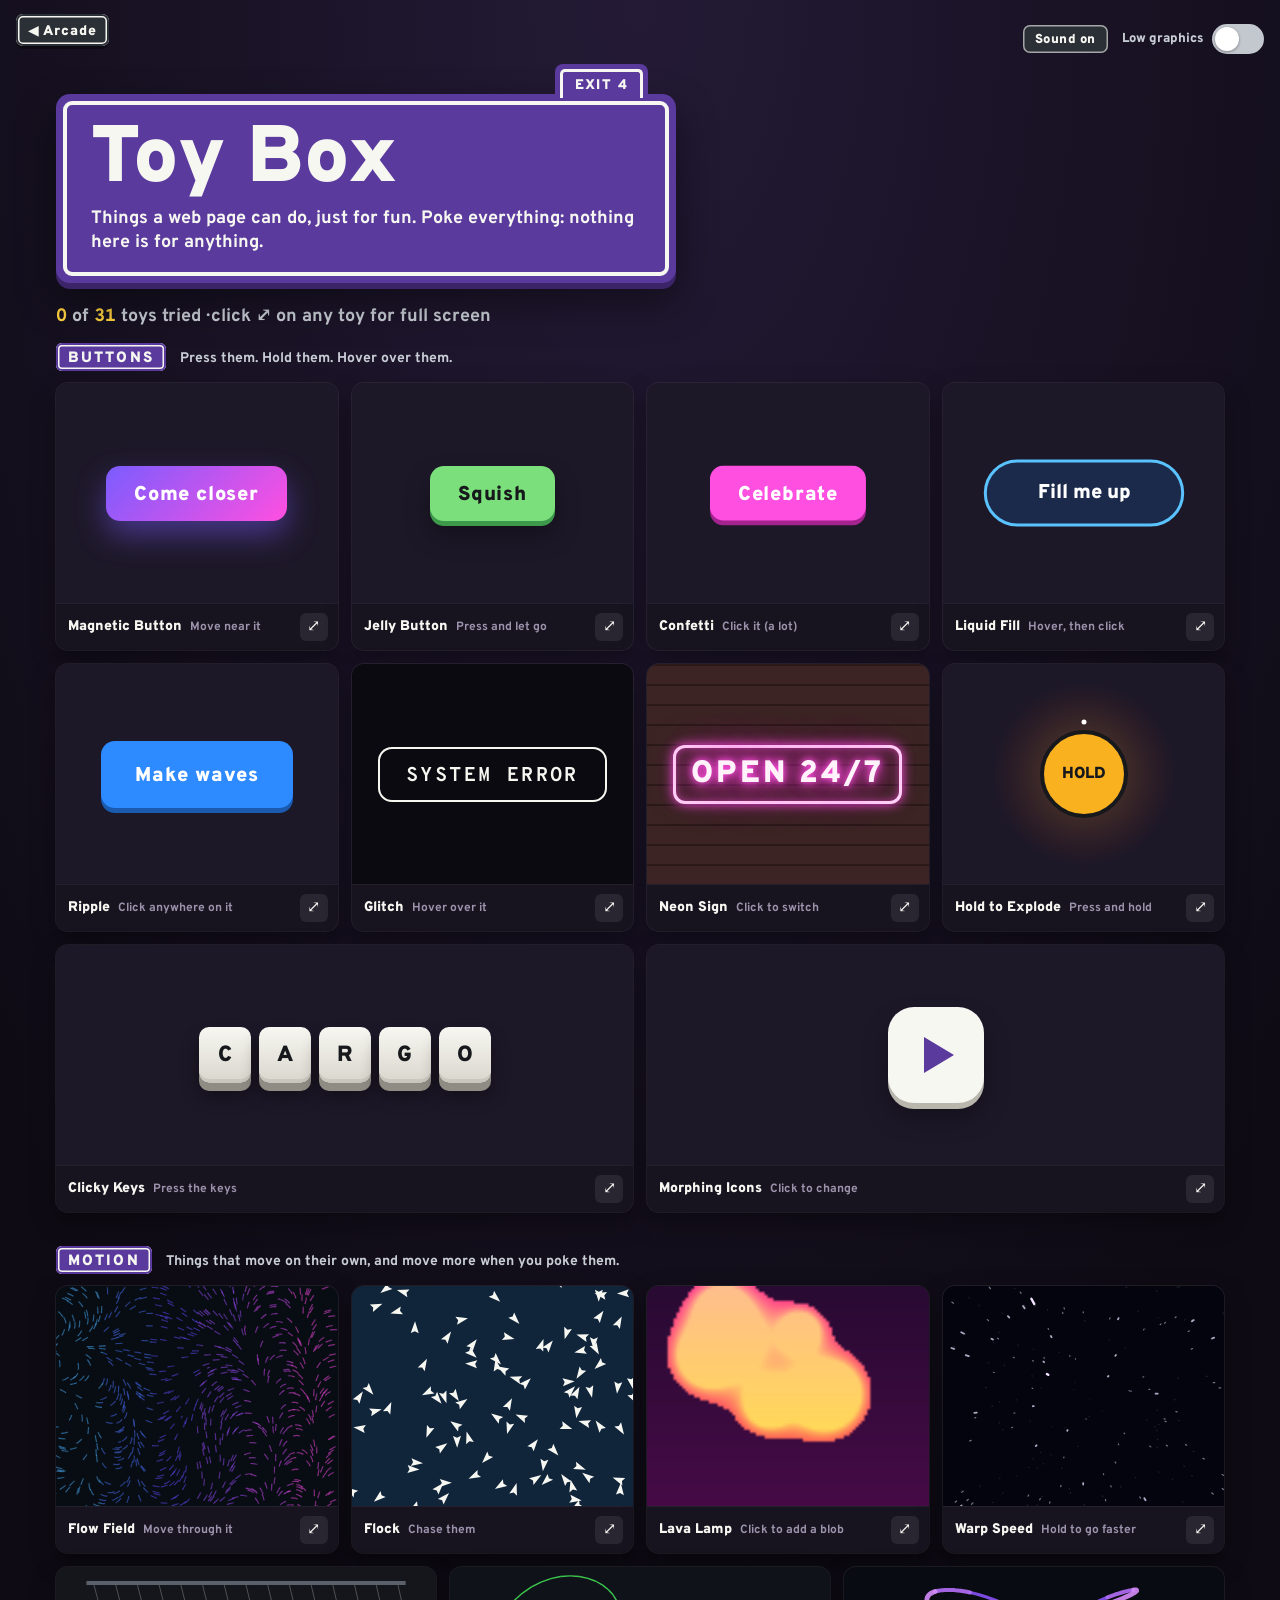
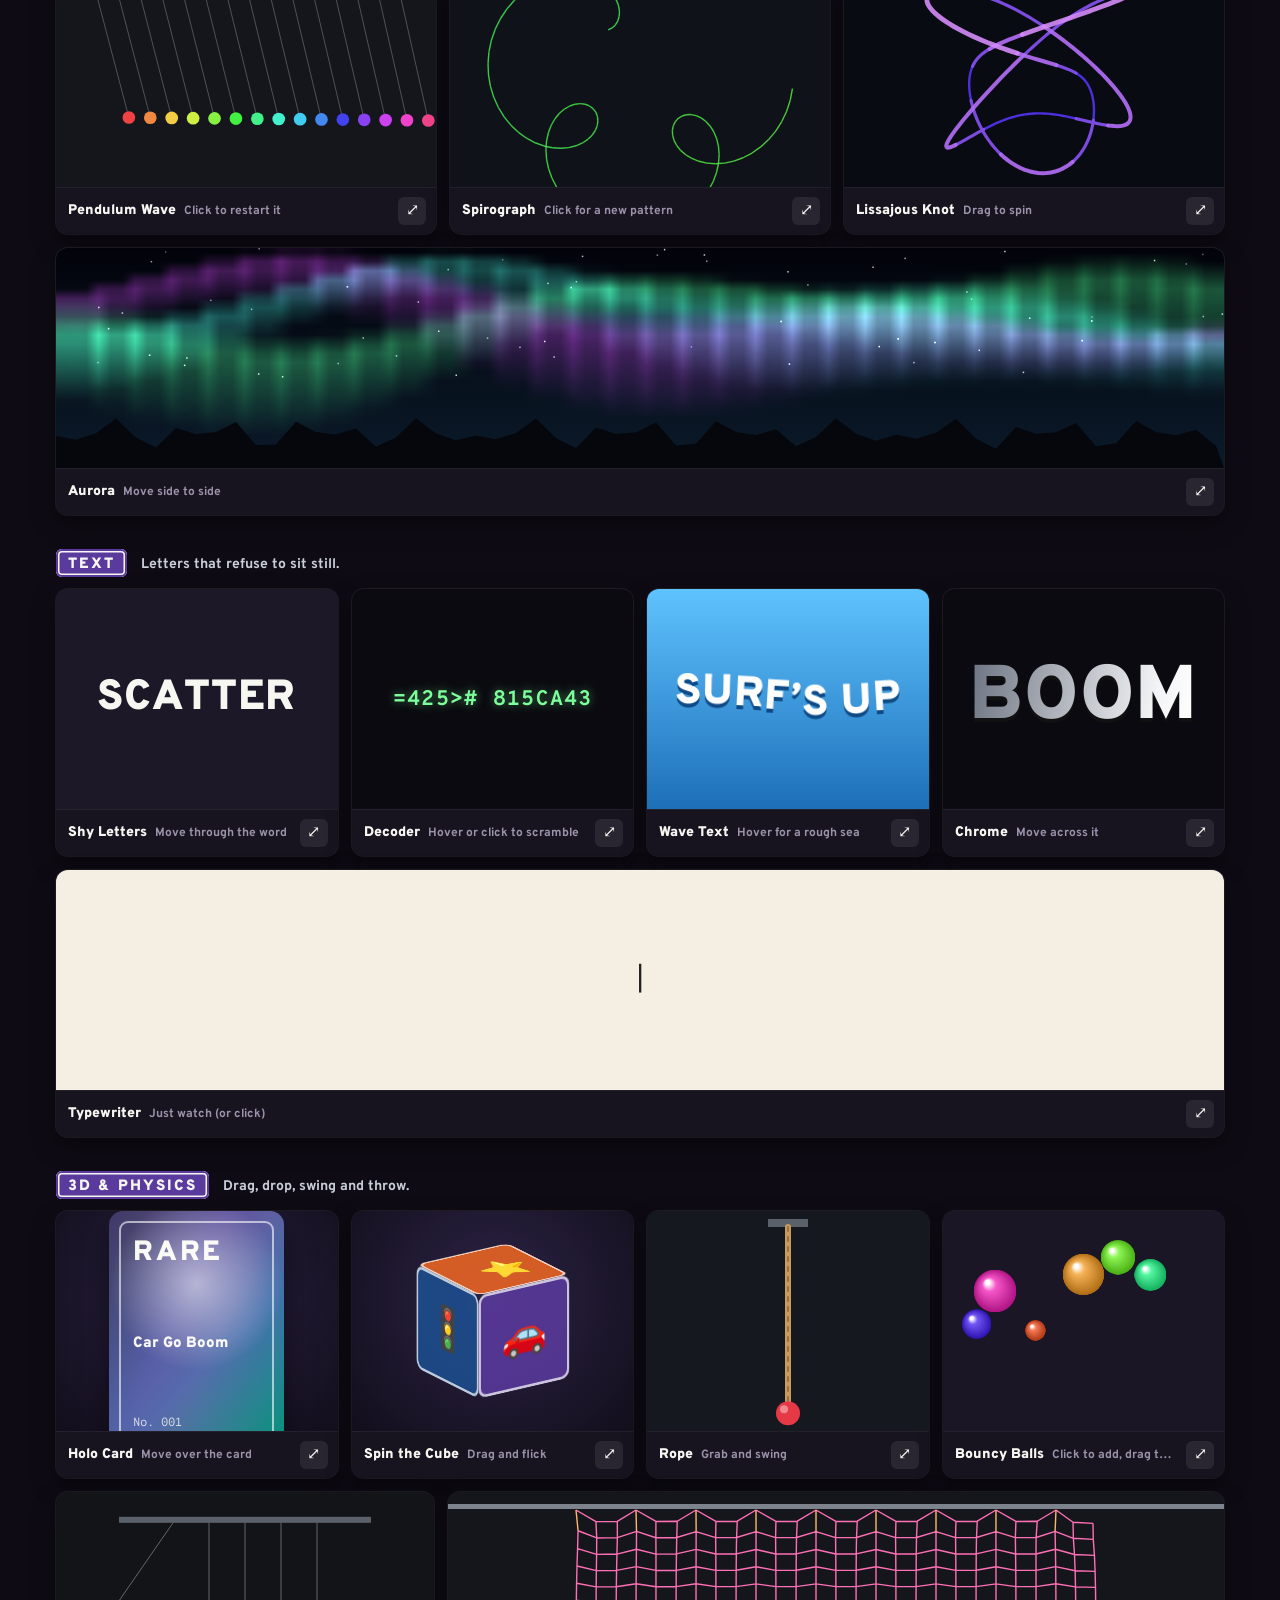
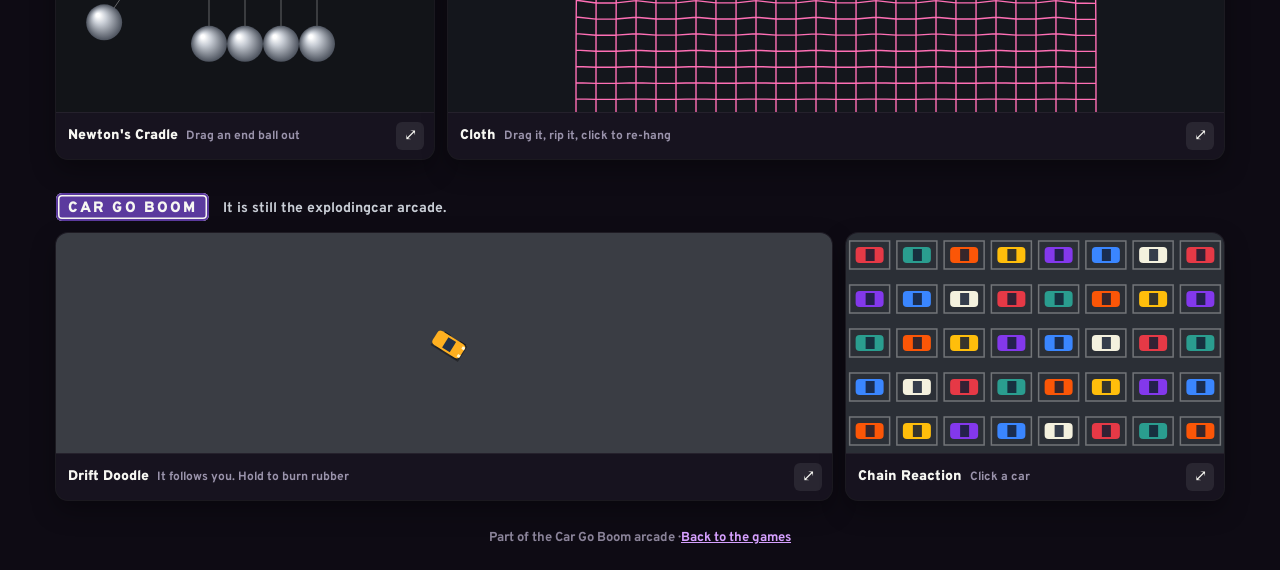
<file: toy-box/index.html>
<!doctype html>
<html lang="en">
<head>
<meta charset="utf-8">
<meta name="viewport" content="width=device-width, initial-scale=1, viewport-fit=cover">
<meta name="theme-color" content="#0e0b14">
<title>Toy Box</title>
<link rel="stylesheet" href="../shared/fonts.css">
<link rel="stylesheet" href="../shared/arcade.css">
<link rel="stylesheet" href="css/style.css">
</head>
<body class="toybox">
<header class="top">
  <a class="arcade-back" href="../index.html">&#9664; Arcade</a>
  <div class="top-tools">
    <button id="btn-mute" class="chip-btn">Sound on</button>
    <div class="low-toggle"><span>Low graphics</span><button id="set-low" class="toggle" role="switch" aria-checked="false" aria-label="Low graphics"></button></div>
  </div>
</header>

<section class="hero">
  <div class="guide-sign purple hero-sign">
    <div class="exit-tab"><span>EXIT 4</span></div>
    <div class="guide-inner">
      <h1>Toy Box</h1>
      <p>Things a web page can do, just for fun. Poke everything: nothing here is for anything.</p>
    </div>
  </div>
  <p class="tally"><b id="tried-count">0</b> of <b id="toy-count">0</b> toys tried &middot; <span class="kb">click &#10530; on any toy for full screen</span></p>
</section>

<main id="toys"></main>
<p id="auto-low" class="auto-low hidden" role="status">This computer was struggling, so Low graphics is on. You can switch it back at the top.</p>

<footer class="foot">Part of the Car Go Boom arcade &middot; <a href="../index.html">Back to the games</a></footer>

<div id="big" class="big hidden" role="dialog" aria-modal="true" aria-labelledby="big-name">
  <div class="big-card">
    <header><div><b id="big-name"></b><span id="big-hint"></span></div><button id="big-close" class="btn-plate small">Close</button></header>
    <div id="big-stage" class="stage"></div>
  </div>
</div>

<script src="../shared/wallet.js"></script>
<script src="js/runner.js"></script>
<script src="js/toys-buttons.js"></script>
<script src="js/toys-motion.js"></script>
<script src="js/toys-text.js"></script>
<script src="js/toys-physics.js"></script>
<script src="js/toys-cars.js"></script>
<script>Toys.build();</script>
</body>
</html>
</file>
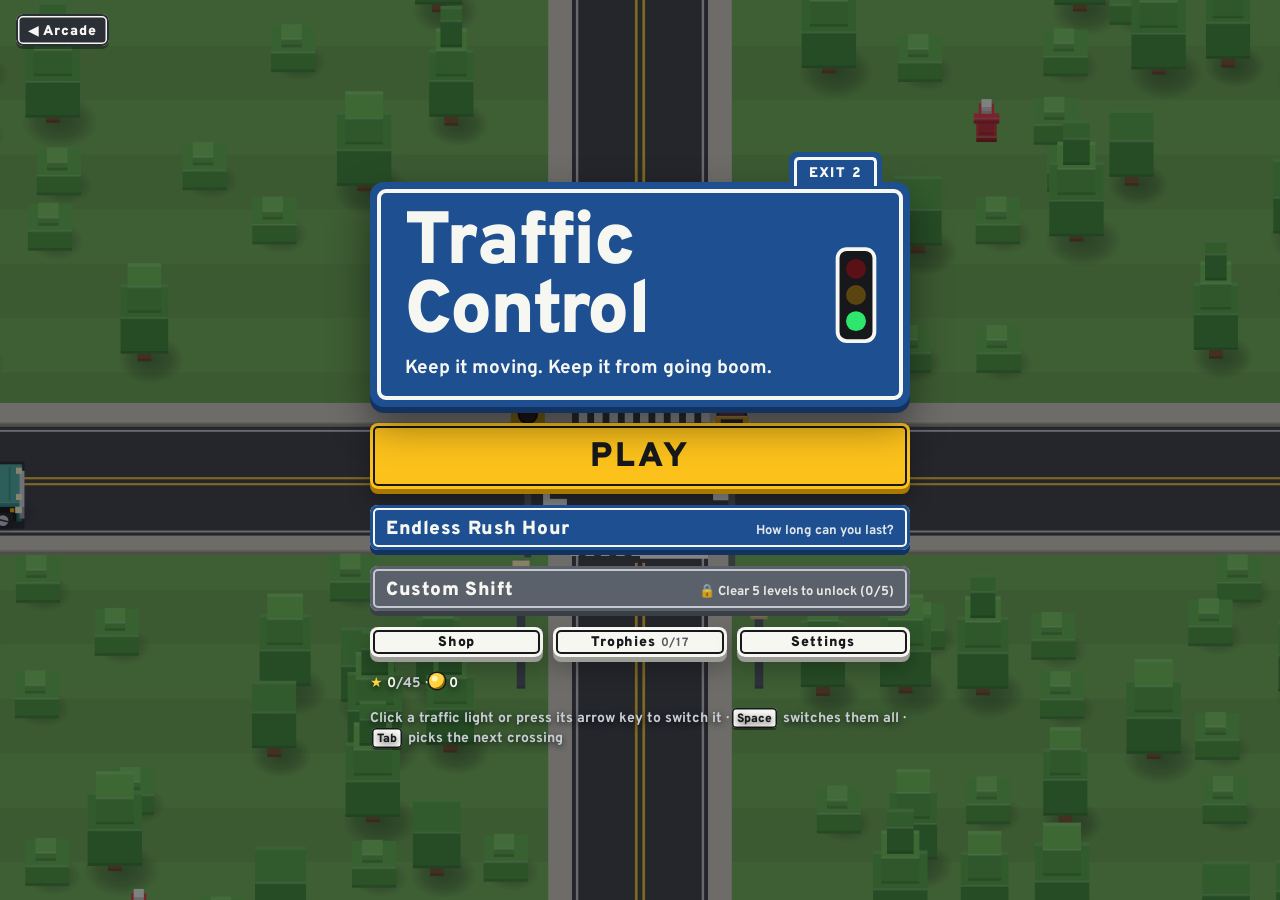
<file: traffic-control/index.html>
<!doctype html>
<html lang="en">
<head>
<meta charset="utf-8">
<meta name="viewport" content="width=device-width, initial-scale=1, maximum-scale=1, user-scalable=no, viewport-fit=cover">
<meta name="theme-color" content="#1e2126">
<title>Traffic Control</title>
<link rel="stylesheet" href="../shared/fonts.css">
<link rel="stylesheet" href="../shared/arcade.css">
<link rel="stylesheet" href="../shared/game-ui.css">
<link rel="stylesheet" href="css/style.css">
</head>
<body>
<div id="game">
  <canvas id="view" aria-label="The crossroads"></canvas>

  <div id="hud" class="hidden">
    <div class="hud-l">
      <div class="plate guide"><span class="plate-lbl">CARS</span><b id="hud-cars">0</b></div>
      <div id="hud-level" class="hud-level"></div>
      <div id="hud-time" class="plate guide hud-time hidden"><span class="plate-lbl">TIME</span><b>0:00</b></div>
    </div>
    <div class="hud-r">
      <div class="hud-row">
        <div id="hud-strikes" class="strikes" aria-label="Crashes"></div>
        <div class="plate coinplate"><span class="coin-ico"></span><b id="hud-coins">0</b></div>
      </div>
      <div class="hud-row">
        <button id="btn-pause" class="icon-btn" aria-label="Pause">
          <svg viewBox="0 0 24 24" aria-hidden="true"><rect x="6" y="5" width="4" height="14" fill="currentColor"/><rect x="14" y="5" width="4" height="14" fill="currentColor"/></svg>
        </button>
        <button id="btn-mute" class="icon-btn" aria-label="Mute"></button>
      </div>
    </div>
    <div id="toasts" class="toasts" aria-live="polite"></div>
    <div class="hud-b">
      <button id="btn-swap" class="swap-btn"><b>&#8644; <span id="swap-txt">SWITCH ALL</span></b><span class="key-hint">Space</span></button>
      <button id="btn-nextx" class="swap-btn alt hidden"><b>NEXT &#9656;</b><span class="key-hint">Tab</span></button>
      <div class="powers">
        <button class="power-btn" data-power="freeze"><span class="power-ico">&#10052;</span><b>Freeze</b><em>0</em><span class="key-hint">1</span></button>
        <button class="power-btn" data-power="tow"><span class="power-ico">&#9881;</span><b>Tow</b><em>0</em><span class="key-hint">2</span></button>
        <button class="power-btn" data-power="calm"><span class="power-ico">&#9829;</span><b>Calm</b><em>0</em><span class="key-hint">3</span></button>
        <button class="power-btn" data-power="wave"><span class="power-ico wave-ico">&#10227;</span><b>Wave</b><em>0</em><span class="key-hint">4</span></button>
      </div>
    </div>
  </div>

  <!-- Title -->
  <div id="screen-title" class="screen">
    <a class="arcade-back" href="../index.html">&#9664; Arcade</a>
    <div class="title-stack">
      <div class="guide-sign blue">
        <div class="exit-tab"><span>EXIT 2</span></div>
        <div class="guide-inner title-inner">
          <div>
            <h1 class="logo">Traffic Control</h1>
            <p class="tag">Keep it moving. Keep it from going boom.</p>
          </div>
          <svg class="signal-ico" viewBox="0 0 30 64" aria-hidden="true"><rect x="3" y="2" width="24" height="60" rx="6" fill="#16181c" stroke="#f7f7f2" stroke-width="2.5"/><circle cx="15" cy="15" r="6.5" fill="#5a1016"/><circle cx="15" cy="32" r="6.5" fill="#5a4410"/><circle cx="15" cy="49" r="6.5" fill="#2ee66b"/></svg>
        </div>
      </div>
      <button id="btn-play" class="btn-yellow btn-big">PLAY</button>
      <button id="btn-endless" class="mode-btn"><b>Endless Rush Hour</b><em id="best-endless"></em></button>
      <button id="btn-custom" class="mode-btn custom"><b>Custom Shift</b><em id="custom-sub"></em></button>
      <div class="menu-row">
        <button id="btn-shop" class="btn-plate small">Shop</button>
        <button id="btn-trophies" class="btn-plate small">Trophies <span id="trophy-count" class="count"></span></button>
        <button id="btn-settings" class="btn-plate small">Settings</button>
      </div>
      <p class="meta"><span class="star">&#9733;</span> <b id="title-stars">0</b>/45 &middot; <span class="coin-ico"></span> <b id="title-coins">0</b></p>
      <p class="controls kb">Click a traffic light or press its arrow key to switch it &middot; <kbd>Space</kbd> switches them all &middot; <kbd>Tab</kbd> picks the next crossing</p>
      <p class="controls touch">Tap a traffic light (or its lane) to switch it</p>
    </div>
  </div>

  <!-- Level select -->
  <div id="screen-levels" class="screen hidden">
    <div class="card wide">
      <div class="card-head"><span>PICK A SHIFT</span><span><span class="star">&#9733;</span> <span id="levels-stars">0</span>/45</span></div>
      <div class="card-body" id="levels-body"></div>
      <div class="card-foot actions"><button id="btn-levels-back" class="btn-plate small">Back</button></div>
    </div>
  </div>

  <!-- Custom shift -->
  <div id="screen-custom" class="screen hidden">
    <div class="card wide">
      <div class="card-head"><span>CUSTOM SHIFT</span><span id="custom-pay"></span></div>
      <div class="card-body" id="custom-body"></div>
      <div class="card-foot actions"><button id="btn-custom-go" class="btn-yellow">START</button><button id="btn-custom-back" class="btn-plate small">Back</button></div>
    </div>
  </div>

  <!-- Level intro -->
  <div id="screen-intro" class="screen hidden">
    <div class="card">
      <div class="card-head"><span id="intro-map">MAIN STREET</span><span id="intro-no">LEVEL 1</span></div>
      <div class="card-body">
        <h2 id="intro-name">First Day</h2>
        <p id="intro-goal" class="goal"></p>
        <p id="intro-tip" class="tip"></p>
        <div class="actions"><button id="btn-intro-go" class="btn-yellow">START</button><button id="btn-intro-back" class="btn-plate small">Back</button></div>
      </div>
    </div>
  </div>

  <!-- Pause -->
  <div id="screen-pause" class="screen hidden">
    <div class="barricade-card">
      <div class="barricade" aria-hidden="true"></div>
      <div class="barricade-body">
        <h2>PAUSED</h2>
        <div class="actions">
          <button id="btn-resume" class="btn-yellow">RESUME</button>
          <button id="btn-restart" class="btn-plate">Restart</button>
          <button id="btn-endshift" class="btn-plate hidden">End shift and collect coins</button>
          <button id="btn-quit" class="btn-plate">Quit to menu</button>
        </div>
        <p class="hint">P or Esc to resume</p>
      </div>
    </div>
  </div>

  <!-- Results -->
  <div id="screen-result" class="screen hidden">
    <div class="card">
      <div class="card-head"><span>SHIFT REPORT</span><span id="res-no"></span></div>
      <div class="card-body">
        <h2 id="res-title">Level clear!</h2>
        <div id="res-stars" class="stars-big"></div>
        <dl class="fields">
          <div><dt>Cars through</dt><dd id="res-cars">0</dd></div>
          <div><dt>Crashes</dt><dd id="res-crashes">0</dd></div>
          <div id="res-best-row"><dt>Best</dt><dd id="res-best">0</dd></div>
          <div><dt>Coins</dt><dd><span class="coin-ico"></span> +<span id="res-coins">0</span></dd></div>
        </dl>
        <ul id="res-trophies" class="res-trophies"></ul>
        <div class="actions">
          <button id="btn-next" class="btn-yellow">NEXT</button>
          <button id="btn-retry" class="btn-plate">Retry</button>
          <button id="btn-res-menu" class="btn-plate">Menu</button>
        </div>
      </div>
    </div>
  </div>

  <!-- Shop -->
  <div id="screen-shop" class="screen hidden">
    <div class="card wide">
      <div class="card-head"><span>SHOP</span><span><span class="coin-ico"></span> <span id="shop-coins">0</span></span></div>
      <div class="card-body" id="shop-body"></div>
      <div class="card-foot actions"><button id="btn-shop-done" class="btn-yellow small">Done</button></div>
    </div>
  </div>

  <!-- Trophies -->
  <div id="screen-trophies" class="screen hidden">
    <div class="card">
      <div class="card-head"><span>TROPHIES</span><span id="trophies-count"></span></div>
      <div class="card-body"><ul id="trophy-list" class="trophy-list"></ul><div id="stats" class="stats"></div></div>
      <div class="card-foot actions"><button id="btn-trophies-done" class="btn-yellow small">Done</button></div>
    </div>
  </div>

  <!-- Settings -->
  <div id="screen-settings" class="screen hidden">
    <div class="card">
      <div class="card-head"><span>SETTINGS</span></div>
      <div class="card-body">
        <div class="toggle-row"><span>Sound</span><button id="set-sound" class="toggle" role="switch" aria-checked="true" aria-label="Sound"></button></div>
        <div class="toggle-row"><span>Screen shake</span><button id="set-shake" class="toggle" role="switch" aria-checked="true" aria-label="Screen shake"></button></div>
        <div class="toggle-row"><span>Low graphics <em class="sub">for slower computers</em></span><button id="set-low" class="toggle" role="switch" aria-checked="false" aria-label="Low graphics"></button></div>
        <button id="btn-reset" class="btn-red small">Reset Traffic Control progress</button>
      </div>
      <div class="card-foot actions"><button id="btn-settings-done" class="btn-yellow small">Done</button></div>
    </div>
  </div>
</div>

<script src="../road-rush/js/util.js"></script>
<script src="../shared/rr-bridge.js"></script>
<script src="../road-rush/js/audio.js"></script>
<script src="../road-rush/js/effects.js"></script>
<script src="../road-rush/js/draw.js"></script>
<script src="../road-rush/js/carshape.js"></script>
<script src="../road-rush/js/vehicles.js"></script>
<script src="../road-rush/js/luxury.js"></script>
<script src="../shared/wallet.js"></script>
<script src="../shared/saves.js"></script>
<script src="../shared/kit.js"></script>
<script src="../shared/cars.js"></script>
<script src="js/data.js"></script>
<script src="js/share.js"></script>
<script src="js/sim.js"></script>
<script src="js/view.js"></script>
<script src="js/game.js"></script>
</body>
</html>
</file>
<file: shared/fonts.css>
/* Overpass and Overpass Mono (SIL Open Font License 1.1), embedded so every page
   looks right offline and when opened straight from disk (file://). */
@font-face { font-family: 'Overpass'; font-style: normal; font-weight: 100 900; font-display: swap;
  src: url([data-uri]) format('woff2'); }
@font-face { font-family: 'Overpass Mono'; font-style: normal; font-weight: 300 700; font-display: swap;
  src: url([data-uri]) format('woff2'); }
</file>
<file: shared/arcade.css>
/* Shared look for the arcade: the picker and every game except Road Rush
   (which keeps its own copy of these rules in road-rush/css/style.css).
   Road signs everywhere: green guide signs, white plates, yellow buttons. */
:root {
  --asphalt: #1e2126;
  --asphalt-2: #2b2f36;
  --asphalt-3: #363b44;
  --sign-green: #00704a;
  --sign-green-deep: #004a31;
  --sign-blue: #1d4f91;
  --sign-blue-deep: #12335f;
  --sign-yellow: #fcc21b;
  --sign-yellow-deep: #a87800;
  --sign-red: #c8102e;
  --sign-red-deep: #7a0a1c;
  --sign-orange: #f26722;
  --sign-orange-deep: #a8400c;
  --sign-white: #f7f7f2;
  --sign-brown: #6b3f21;
  --sign-purple: #5b3a9e;
  --sign-purple-deep: #3b2468;
  --ink: #16181c;
  --ink-soft: #4b515c;
  --paper: #fbfbf8;
  --muted: #c9ced6;
  --font-sign: 'Overpass', 'Arial Narrow', Arial, system-ui, sans-serif;
  --font-mono: 'Overpass Mono', ui-monospace, Menlo, Consolas, monospace;
  color-scheme: dark;
}

* { box-sizing: border-box; }

html, body {
  margin: 0;
  background: var(--asphalt);
  color: var(--sign-white);
  font-family: var(--font-sign);
  -webkit-tap-highlight-color: transparent;
}

.hidden { display: none !important; }

button { font-family: var(--font-sign); }
button:focus-visible, a:focus-visible { outline: 3px solid var(--sign-white); outline-offset: 3px; }

/* ---- Sign-plate buttons -------------------------------------------------------- */
.btn-yellow, .btn-plate, .btn-red, .btn-dark {
  display: inline-block;
  border: 0;
  border-radius: 8px;
  cursor: pointer;
  font-family: var(--font-sign);
  font-weight: 900;
  line-height: 1;
  letter-spacing: 0.06em;
  padding: 14px 26px 11px;
  text-align: center;
  text-decoration: none;
  transition: transform 0.1s ease, box-shadow 0.1s ease;
}
.btn-yellow {
  font-size: 22px;
  color: var(--ink);
  background: var(--sign-yellow);
  box-shadow: inset 0 0 0 3px var(--sign-yellow), inset 0 0 0 5px var(--ink), 0 5px 0 var(--sign-yellow-deep), 0 12px 22px rgba(0, 0, 0, 0.3);
}
.btn-plate {
  font-size: 17px;
  color: var(--ink);
  background: var(--sign-white);
  box-shadow: inset 0 0 0 3px var(--sign-white), inset 0 0 0 5px var(--ink), 0 5px 0 #9a9c95, 0 12px 22px rgba(0, 0, 0, 0.25);
}
.btn-red {
  font-size: 17px;
  color: var(--sign-white);
  background: var(--sign-red);
  box-shadow: inset 0 0 0 3px var(--sign-red), inset 0 0 0 5px var(--sign-white), 0 5px 0 var(--sign-red-deep), 0 12px 22px rgba(0, 0, 0, 0.25);
}
.btn-dark {
  font-size: 15px;
  color: var(--sign-white);
  background: var(--asphalt-2);
  box-shadow: inset 0 0 0 2px var(--asphalt-2), inset 0 0 0 3.5px var(--sign-white), 0 4px 0 rgba(0, 0, 0, 0.4);
}
.btn-big { font-size: 34px; padding: 18px 46px 14px; letter-spacing: 0.1em; }
.btn-yellow.small, .btn-plate.small, .btn-red.small, .btn-dark.small { font-size: 14px; padding: 9px 12px 7px; }
.btn-yellow:hover, .btn-plate:hover, .btn-red:hover, .btn-dark:hover { transform: translateY(-2px); }
.btn-yellow:active, .btn-plate:active, .btn-red:active, .btn-dark:active { transform: translateY(4px); }
.btn-yellow:active { box-shadow: inset 0 0 0 3px var(--sign-yellow), inset 0 0 0 5px var(--ink), 0 1px 0 var(--sign-yellow-deep); }
.btn-plate:active { box-shadow: inset 0 0 0 3px var(--sign-white), inset 0 0 0 5px var(--ink), 0 1px 0 #9a9c95; }
.btn-red:active { box-shadow: inset 0 0 0 3px var(--sign-red), inset 0 0 0 5px var(--sign-white), 0 1px 0 var(--sign-red-deep); }
.btn-dark:active { box-shadow: inset 0 0 0 2px var(--asphalt-2), inset 0 0 0 3.5px var(--sign-white), 0 1px 0 rgba(0, 0, 0, 0.4); }
.btn-yellow:disabled, .btn-plate:disabled, .btn-red:disabled, .btn-dark:disabled { opacity: 0.5; cursor: default; transform: none; }

.actions { display: flex; flex-wrap: wrap; gap: 12px; align-items: center; }

/* Back to the picker */
.arcade-back {
  position: absolute;
  top: max(14px, env(safe-area-inset-top));
  left: max(16px, env(safe-area-inset-left));
  z-index: 2;
  padding: 8px 12px 6px;
  border-radius: 7px;
  background: var(--asphalt-2);
  color: var(--sign-white);
  font-size: 14px;
  font-weight: 900;
  letter-spacing: 0.06em;
  text-decoration: none;
  box-shadow: inset 0 0 0 2px var(--asphalt-2), inset 0 0 0 3.5px var(--sign-white), 0 3px 0 rgba(0, 0, 0, 0.35);
  transition: transform 0.1s ease;
}
.arcade-back:hover { transform: translateY(-1px); }
.arcade-back:active { transform: translateY(2px); }

/* ---- Plates (HUD) ---------------------------------------------------------------- */
.plate {
  display: inline-flex;
  flex-direction: column;
  align-items: center;
  min-width: 78px;
  padding: 8px 12px 5px;
  border-radius: 7px;
  line-height: 1;
}
.plate-lbl { font-size: 11px; font-weight: 900; letter-spacing: 0.16em; }
.plate b { font-size: 30px; font-weight: 900; font-variant-numeric: tabular-nums; margin-top: 2px; }
.plate.guide {
  background: var(--sign-green);
  color: var(--sign-white);
  box-shadow: inset 0 0 0 3px var(--sign-green), inset 0 0 0 5px var(--sign-white), 0 4px 0 rgba(0, 0, 0, 0.3), 0 10px 18px rgba(0, 0, 0, 0.25);
}
.plate.limit {
  background: var(--sign-white);
  color: var(--ink);
  box-shadow: inset 0 0 0 3px var(--sign-white), inset 0 0 0 5px var(--ink), 0 4px 0 rgba(0, 0, 0, 0.3), 0 10px 18px rgba(0, 0, 0, 0.25);
}
.plate.coinplate {
  flex-direction: row;
  gap: 7px;
  min-width: 0;
  padding: 5px 10px 3px 7px;
  background: var(--sign-yellow);
  color: var(--ink);
  box-shadow: inset 0 0 0 2px var(--sign-yellow), inset 0 0 0 3.5px var(--ink), 0 3px 0 rgba(0, 0, 0, 0.3);
}
.plate.coinplate b { font-size: 18px; margin: 0; }
.coin-ico {
  display: inline-block;
  flex: none;
  width: 16px;
  height: 16px;
  border-radius: 50%;
  vertical-align: -2px;
  background: radial-gradient(circle at 35% 35%, #fff4b8 0 18%, #ffd23f 22% 60%, #9c6a00 64%);
  box-shadow: 0 0 0 1.5px var(--ink);
}

.icon-btn {
  width: 40px;
  height: 40px;
  display: grid;
  place-items: center;
  border: 0;
  border-radius: 7px;
  background: var(--asphalt-2);
  color: var(--sign-white);
  box-shadow: inset 0 0 0 2px var(--asphalt-2), inset 0 0 0 3.5px var(--sign-white), 0 3px 0 rgba(0, 0, 0, 0.35);
  cursor: pointer;
  transition: transform 0.1s ease;
}
.icon-btn svg { width: 20px; height: 20px; }
.icon-btn:hover { transform: translateY(-1px); }
.icon-btn:active { transform: translateY(2px); }
.icon-btn.off { color: #ff8a8a; }

/* ---- Guide signs ------------------------------------------------------------------ */
.guide-sign {
  position: relative;
  padding: 7px;
  border-radius: 14px;
  background: var(--sign-green);
  box-shadow: 0 6px 0 var(--sign-green-deep), 0 18px 40px rgba(0, 0, 0, 0.45);
}
.guide-sign.blue { background: var(--sign-blue); box-shadow: 0 6px 0 var(--sign-blue-deep), 0 18px 40px rgba(0, 0, 0, 0.45); }
.guide-sign.orange { background: var(--sign-orange); box-shadow: 0 6px 0 var(--sign-orange-deep), 0 18px 40px rgba(0, 0, 0, 0.45); }
.guide-sign.purple { background: var(--sign-purple); box-shadow: 0 6px 0 var(--sign-purple-deep), 0 18px 40px rgba(0, 0, 0, 0.45); }
.guide-inner {
  padding: 18px 20px 16px 24px;
  border: 4px solid var(--sign-white);
  border-radius: 9px;
}
.exit-tab {
  position: absolute;
  top: -30px;
  right: 28px;
  padding: 5px 5px 0;
  border-radius: 8px 8px 0 0;
  background: inherit;
}
.exit-tab span {
  display: block;
  padding: 5px 12px 4px;
  border: 3px solid var(--sign-white);
  border-bottom: 0;
  border-radius: 5px 5px 0 0;
  font-size: 14px;
  font-weight: 900;
  letter-spacing: 0.1em;
}

/* ---- Overlay screens ---------------------------------------------------------- */
.screen {
  position: absolute;
  inset: 0;
  display: flex;
  align-items: center;
  justify-content: center;
  padding: max(20px, env(safe-area-inset-top)) 16px max(20px, env(safe-area-inset-bottom));
  background: rgba(14, 16, 20, 0.5);
  overflow-y: auto;
  animation: fade-in 0.25s ease;
}
.screen > * { margin: auto 0; }
.screen.modal { background: rgba(10, 12, 16, 0.75); z-index: 5; }

/* Paper card: shop, results, trophies */
.card {
  width: min(520px, 100%);
  border-radius: 10px;
  background: var(--paper);
  color: var(--ink);
  box-shadow: 0 18px 40px rgba(0, 0, 0, 0.45);
  overflow: hidden;
  animation: slide-up 0.3s ease-out;
}
.card-head {
  display: flex;
  justify-content: space-between;
  align-items: center;
  gap: 12px;
  padding: 12px 18px 10px;
  background: var(--ink);
  color: var(--sign-white);
  font-size: 13px;
  font-weight: 900;
  letter-spacing: 0.14em;
}
.card-body { padding: 16px 18px 18px; display: flex; flex-direction: column; gap: 14px; }
.card h2 { margin: 0; font-size: 32px; font-weight: 900; line-height: 1; text-wrap: balance; }
.card .hint { color: var(--ink-soft); }

.hint { margin: 0; font-size: 13px; font-weight: 600; color: var(--muted); }

/* Barricade card: pause */
.barricade-card {
  width: min(360px, 100%);
  overflow: hidden;
  border-radius: 10px;
  background: var(--asphalt-2);
  box-shadow: 0 18px 40px rgba(0, 0, 0, 0.45);
  animation: slide-up 0.3s ease-out;
}
.barricade { height: 26px; background: repeating-linear-gradient(-45deg, var(--sign-orange) 0 18px, var(--sign-white) 18px 36px); }
.barricade-body { display: flex; flex-direction: column; gap: 16px; padding: 18px 20px 20px; }
.barricade-body h2 { margin: 0; font-size: 34px; font-weight: 900; letter-spacing: 0.08em; }

/* Toggle rows (settings) */
.toggle-row { display: flex; align-items: center; justify-content: space-between; gap: 12px; font-weight: 800; }
.toggle {
  position: relative;
  flex: none;
  width: 52px;
  height: 30px;
  border: 0;
  border-radius: 15px;
  background: #c3c7ce;
  cursor: pointer;
  transition: background 0.15s ease;
}
.toggle::after {
  content: '';
  position: absolute;
  top: 3px;
  left: 3px;
  width: 24px;
  height: 24px;
  border-radius: 50%;
  background: #fff;
  box-shadow: 0 1px 3px rgba(0, 0, 0, 0.35);
  transition: transform 0.15s ease;
}
.toggle[aria-checked="true"] { background: var(--sign-green); }
.toggle[aria-checked="true"]::after { transform: translateX(22px); }

/* Toasts */
.toasts {
  position: absolute;
  left: 50%;
  top: max(84px, calc(env(safe-area-inset-top) + 70px));
  transform: translateX(-50%);
  display: flex;
  flex-direction: column;
  align-items: center;
  gap: 8px;
  pointer-events: none;
  z-index: 4;
}
.toast {
  padding: 8px 14px 6px;
  border-radius: 7px;
  background: var(--sign-yellow);
  color: var(--ink);
  font-weight: 900;
  font-size: 15px;
  letter-spacing: 0.04em;
  box-shadow: inset 0 0 0 2px var(--sign-yellow), inset 0 0 0 3.5px var(--ink), 0 4px 0 rgba(0, 0, 0, 0.3);
  animation: toast-in 0.25s cubic-bezier(0.2, 1.3, 0.4, 1);
}
.toast.out { opacity: 0; transform: translateY(-8px); transition: opacity 0.3s ease, transform 0.3s ease; }

kbd {
  display: inline-block;
  min-width: 22px;
  margin: 0 2px;
  padding: 3px 5px 1px;
  border-radius: 4px;
  background: var(--sign-white);
  color: var(--ink);
  font: 800 12px var(--font-sign);
  text-align: center;
  box-shadow: inset 0 0 0 1.5px var(--ink), 0 2px 0 rgba(0, 0, 0, 0.4);
}

@keyframes fade-in { from { opacity: 0; } to { opacity: 1; } }
@keyframes slide-up { from { opacity: 0; transform: translateY(18px); } to { opacity: 1; transform: none; } }
@keyframes drop-in { from { opacity: 0; transform: translateY(-24px) scale(0.97); } to { opacity: 1; transform: none; } }
@keyframes toast-in { from { opacity: 0; transform: translateY(10px) scale(0.9); } to { opacity: 1; transform: none; } }

@media (prefers-reduced-motion: reduce) {
  *, *::before, *::after { animation-duration: 0.01ms !important; transition-duration: 0.01ms !important; }
}
</file>
<file: shared/picker.css>
/* The Solarian Arcade: four windows onto floating worlds, in deep space under a
   rising sun. Hovering a window pops it out, lights its sides and turns it
   toward the cursor; its island lifts and the layers slide apart for depth.
   The background stays still; the only thing always moving is the islands'
   gentle float, so slow computers cope. */
.picker {
  position: relative;
  min-height: 100vh;
  min-height: 100dvh;
  background: #05060d;
  display: flex;
  flex-direction: column;
  overflow-x: hidden;
}
html:has(.picker) { background: #05060d; }

/* ---- Space -------------------------------------------------------------------- */
.space { position: fixed; inset: 0; z-index: 0; overflow: hidden; pointer-events: none; }
.stars {
  position: absolute;
  inset: -20% -10%;
  background-repeat: repeat;
}
.stars.far {
  background-image:
    radial-gradient(1px 1px at 20px 30px, rgba(255, 255, 255, 0.8), transparent 60%),
    radial-gradient(1px 1px at 120px 80px, rgba(255, 255, 255, 0.6), transparent 60%),
    radial-gradient(1px 1px at 70px 150px, rgba(200, 220, 255, 0.7), transparent 60%),
    radial-gradient(1px 1px at 170px 190px, rgba(255, 255, 255, 0.5), transparent 60%),
    radial-gradient(1px 1px at 40px 210px, rgba(255, 230, 200, 0.6), transparent 60%);
  background-size: 220px 240px;
  opacity: 0.7;
}
.stars.near {
  background-image:
    radial-gradient(1.6px 1.6px at 50px 60px, rgba(255, 255, 255, 0.9), transparent 60%),
    radial-gradient(1.4px 1.4px at 260px 140px, rgba(255, 240, 210, 0.8), transparent 60%),
    radial-gradient(1.8px 1.8px at 160px 300px, rgba(210, 230, 255, 0.9), transparent 60%);
  background-size: 340px 380px;
  opacity: 0.6;
}
/* the sun rising behind the title */
.sun {
  position: absolute;
  left: 50%;
  top: -62vmax;
  width: 90vmax;
  height: 90vmax;
  margin-left: -45vmax;
  border-radius: 50%;
  background: radial-gradient(circle at 50% 50%, rgba(255, 214, 120, 0.4) 0%, rgba(255, 150, 60, 0.2) 34%, rgba(255, 90, 40, 0.06) 52%, rgba(255, 60, 30, 0) 66%);
}

/* ---- Header -------------------------------------------------------------------- */
.bar, .lineup, .foot { position: relative; z-index: 1; }
.bar {
  display: flex;
  align-items: center;
  justify-content: space-between;
  gap: 12px;
  width: min(1480px, 100%);
  margin: 0 auto;
  padding: max(14px, env(safe-area-inset-top)) max(18px, env(safe-area-inset-right)) 6px max(18px, env(safe-area-inset-left));
}
.brand { display: flex; align-items: center; gap: 12px; }
.sun-mark { width: clamp(38px, 4vw, 52px); height: auto; flex: none; }
.brand-text { display: flex; flex-direction: column; line-height: 0.9; }
.brand-text b {
  font-size: clamp(24px, 3.2vw, 36px);
  font-weight: 900;
  letter-spacing: 0.12em;
  color: #ffc94a;
}
.brand-text span { margin-top: 5px; font-size: 12px; font-weight: 900; letter-spacing: 0.62em; color: #c9bfa8; }

/* the Backups button, next to the coins */
.bar-end { display: flex; align-items: center; gap: 10px; }
.bar-btn {
  display: inline-flex;
  align-items: center;
  gap: 6px;
  padding: 7px 12px 5px 9px;
  border: 0;
  border-radius: 7px;
  background: rgba(43, 47, 54, 0.85);
  color: var(--sign-white);
  font-size: 13px;
  font-weight: 900;
  letter-spacing: 0.06em;
  cursor: pointer;
  box-shadow: inset 0 0 0 2px var(--asphalt-2), inset 0 0 0 3.5px rgba(247, 247, 242, 0.75), 0 3px 0 rgba(0, 0, 0, 0.35);
  transition: transform 0.1s ease;
}
.bar-btn svg { width: 17px; height: 17px; fill: none; stroke: currentColor; stroke-width: 2.4; stroke-linecap: round; stroke-linejoin: round; }
.bar-btn:hover { transform: translateY(-1px); }
.bar-btn:active { transform: translateY(2px); }
@media (max-width: 420px) { .bar-btn span { display: none; } .bar-btn { padding: 7px 8px 6px; } }

/* ---- The lineup --------------------------------------------------------------- */
.lineup {
  flex: 1;
  display: grid;
  grid-template-columns: repeat(4, minmax(0, 1fr));
  gap: clamp(10px, 1.4vw, 18px);
  align-content: center;
  width: min(1480px, 100%);
  margin: 0 auto;
  padding: 18px max(18px, env(safe-area-inset-right)) 18px max(18px, env(safe-area-inset-left));
}

.panel {
  --rx: 0deg;
  --ry: 0deg;
  --mx: 50%;
  --my: 30%;
  --px: 0;
  --py: 0;
  position: relative;
  display: block;
  height: clamp(400px, 72vh, 680px);
  color: var(--sign-white);
  text-decoration: none;
  border-radius: 10px;
  outline: none;
  transform: perspective(1100px) translateY(0) scale(1);
  transition: transform 0.35s cubic-bezier(0.2, 0.9, 0.3, 1.2);
  -webkit-user-drag: none;
}
.panel-tilt {
  position: absolute;
  inset: 0;
  overflow: hidden;
  border-radius: 10px;
  background: #0a0b14;
  box-shadow: 0 0 0 1px rgba(255, 255, 255, 0.08), 0 14px 34px rgba(0, 0, 0, 0.55);
  transform: perspective(1100px) rotateX(var(--rx)) rotateY(var(--ry));
  transition: transform 0.18s ease-out, box-shadow 0.3s ease;
  isolation: isolate;
}

/* layers, far to near; each slides a different amount when the panel turns */
.panel-sky {
  position: absolute;
  inset: -4%;
  background:
    radial-gradient(1px 1px at 14% 18%, #fff, transparent 70%),
    radial-gradient(1px 1px at 72% 12%, #fff, transparent 70%),
    radial-gradient(1.4px 1.4px at 86% 34%, #fff, transparent 70%),
    radial-gradient(1px 1px at 38% 28%, rgba(255, 255, 255, 0.7), transparent 70%),
    radial-gradient(1px 1px at 58% 42%, rgba(255, 255, 255, 0.6), transparent 70%),
    radial-gradient(1.2px 1.2px at 24% 48%, rgba(255, 255, 255, 0.7), transparent 70%),
    linear-gradient(180deg, var(--sky1) 0%, var(--sky2) 100%);
  transform: translate(calc(var(--px) * 6px), calc(var(--py) * 6px));
  transition: transform 0.18s ease-out;
}
.panel-island {
  position: absolute;
  left: 3%;
  right: 3%;
  bottom: 9%;
  top: 27%;
  transform: translate(calc(var(--px) * -16px), calc(var(--py) * -10px)) scale(1);
  transition: transform 0.25s cubic-bezier(0.2, 0.9, 0.3, 1.2);
  pointer-events: none;
}
.panel-island img {
  width: 100%;
  height: 100%;
  object-fit: contain;
  object-position: 50% 60%;
  filter: drop-shadow(0 18px 22px rgba(0, 0, 0, 0.45));
  user-select: none;
  animation: float 7s ease-in-out infinite;
}
.panel:nth-child(2) .panel-island img { animation-delay: -1.7s; }
.panel:nth-child(3) .panel-island img { animation-delay: -3.4s; }
.panel:nth-child(4) .panel-island img { animation-delay: -5.1s; }
@keyframes float { 0%, 100% { transform: translateY(0); } 50% { transform: translateY(-9px); } }

/* dark at the top so the title always reads */
.panel-shade {
  position: absolute;
  inset: 0;
  background:
    linear-gradient(180deg, rgba(5, 6, 13, 0.78) 0%, rgba(5, 6, 13, 0.3) 24%, rgba(5, 6, 13, 0) 40%),
    linear-gradient(0deg, rgba(5, 6, 13, 0.6) 0%, rgba(5, 6, 13, 0) 18%);
  pointer-events: none;
}
.panel-glare {
  position: absolute;
  inset: 0;
  background: radial-gradient(60% 45% at var(--mx) var(--my), rgba(255, 255, 255, 0.13), rgba(255, 255, 255, 0) 70%);
  opacity: 0;
  transition: opacity 0.3s ease;
  pointer-events: none;
}
/* the others step back (a dark veil: cheaper than a filter) */
.panel-tilt::before {
  content: '';
  position: absolute;
  inset: 0;
  z-index: 3;
  background: rgba(5, 6, 13, 0.45);
  opacity: 0;
  transition: opacity 0.3s ease;
  pointer-events: none;
}

.panel-text {
  position: absolute;
  top: 0;
  left: 0;
  right: 0;
  padding: clamp(14px, 1.6vw, 22px) clamp(14px, 1.6vw, 22px) 0;
  transform: translate(calc(var(--px) * -8px), calc(var(--py) * -5px));
  transition: transform 0.18s ease-out;
}
.panel-text h2 {
  margin: 0;
  font-size: clamp(24px, 2.6vw, 38px);
  font-weight: 900;
  line-height: 0.98;
  text-wrap: balance;
  text-shadow: 0 2px 12px rgba(0, 0, 0, 0.6);
}
.panel-text p {
  margin: 10px 0 0;
  max-width: 24ch;
  font-size: clamp(14px, 1.15vw, 17px);
  font-weight: 700;
  line-height: 1.25;
  color: #d7dbe2;
  text-shadow: 0 2px 8px rgba(0, 0, 0, 0.7);
}
.panel-stat {
  position: absolute;
  left: clamp(14px, 1.6vw, 22px);
  bottom: clamp(12px, 1.4vw, 18px);
  display: flex;
  flex-direction: column;
  line-height: 1;
  text-shadow: 0 2px 8px rgba(0, 0, 0, 0.8);
}
.panel-stat span { font-size: 10px; font-weight: 900; letter-spacing: 0.18em; color: #aeb4be; }
.panel-stat b { margin-top: 3px; font-size: clamp(22px, 2vw, 30px); font-weight: 900; font-variant-numeric: tabular-nums; }

/* ---- Hover / focus ------------------------------------------------------------------ */
.panel:hover, .panel:focus-visible { z-index: 2; transform: perspective(1100px) translateY(-8px) scale(1.045); }
.panel:hover .panel-tilt, .panel:focus-visible .panel-tilt {
  box-shadow: 0 0 0 1px rgba(255, 255, 255, 0.12), -18px 0 46px -16px var(--glow), 18px 0 46px -16px var(--glow), 0 26px 50px rgba(0, 0, 0, 0.6);
}
.panel:hover .panel-glare { opacity: 1; }
/* the island lifts toward you */
.panel:hover .panel-island, .panel:focus-visible .panel-island { transform: translate(calc(var(--px) * -16px), calc(var(--py) * -10px - 14px)) scale(1.07); }
.lineup:has(.panel:hover) .panel:not(:hover) { transform: perspective(1100px) scale(0.975); }
.lineup:has(.panel:hover) .panel:not(:hover) .panel-tilt::before { opacity: 1; }
.panel:active { transform: perspective(1100px) translateY(-2px) scale(1.02); }

.foot {
  display: flex;
  flex-wrap: wrap;
  justify-content: center;
  gap: 4px 18px;
  width: min(1480px, 100%);
  margin: 0 auto;
  padding: 4px 18px max(18px, env(safe-area-inset-bottom));
  font-size: 13px;
  font-weight: 700;
  color: #8a8fa0;
  text-align: center;
}

/* ---- Smaller screens: two by two ------------------------------------------------- */
@media (max-width: 900px) {
  .lineup { grid-template-columns: repeat(2, minmax(0, 1fr)); }
  .panel { height: clamp(270px, 43vh, 470px); }
  .panel-text h2 { font-size: clamp(20px, 4.6vw, 32px); }
  .panel-text p { font-size: clamp(12px, 2.6vw, 15px); margin-top: 6px; }
  .panel-island { top: 33%; left: -4%; right: -4%; bottom: 10%; }
}
@media (max-width: 900px) and (max-height: 560px) { /* phone held sideways: back to one row */
  .lineup { grid-template-columns: repeat(4, minmax(0, 1fr)); }
  .panel { height: 72vh; }
  .panel-text p { display: none; }
}

@media (prefers-reduced-motion: reduce) {
  .panel, .panel-tilt, .panel-island, .panel-sky, .panel-text { transform: none !important; }
  .panel-island img { animation: none !important; }
}

/* ---- Backups ---------------------------------------------------------------------- */
.picker .screen { position: fixed; z-index: 20; }
body.modal-open { overflow: hidden; }
.bk-card { width: min(560px, 100%); }
.bk-card .card-head span:last-child { font-size: 11px; letter-spacing: 0.12em; color: #aeb4be; }
.bk-card .card-body { gap: 18px; }
.bk-intro { margin: 0; font-size: 15px; font-weight: 600; line-height: 1.45; color: var(--ink-soft); }
.bk-sec { display: flex; flex-direction: column; gap: 10px; padding-top: 14px; border-top: 2px solid rgba(22, 24, 28, 0.1); }
.bk-sec h3 { margin: 0; font-size: 13px; font-weight: 900; letter-spacing: 0.14em; text-transform: uppercase; color: var(--ink-soft); }
.bk-or { font-size: 13px; font-weight: 700; color: var(--ink-soft); }
.bk-code {
  width: 100%;
  min-height: 64px;
  padding: 9px 10px;
  border: 0;
  border-radius: 7px;
  background: #eef0f3;
  color: var(--ink);
  font: 600 12px/1.45 var(--font-mono);
  word-break: break-all;
  resize: vertical;
  box-shadow: inset 0 0 0 1.5px #d4d8df;
}
.bk-code:focus { outline: none; box-shadow: inset 0 0 0 2px var(--sign-blue); }
.bk-msg { margin: 0; min-height: 0; font-size: 14px; font-weight: 700; line-height: 1.4; color: var(--ink-soft); }
.bk-msg:empty { display: none; }
.bk-msg.good { color: #1d6b3a; }
.bk-msg.bad { color: var(--sign-red); }
.bk-note { margin: 0; font-size: 14px; font-weight: 600; line-height: 1.45; color: var(--ink-soft); }
.bk-preview { display: flex; flex-direction: column; gap: 10px; padding: 12px 14px 14px; border-radius: 8px; background: #fff7d6; box-shadow: inset 0 0 0 1.5px #e8cf7a; }
.bk-from { margin: 0; font-size: 15px; font-weight: 900; }
.bk-compare { width: 100%; border-collapse: collapse; font-size: 14px; }
.bk-compare th, .bk-compare td { padding: 5px 0 4px; border-bottom: 1.5px dashed #e3cf8f; text-align: right; }
.bk-compare th[scope='row'], .bk-compare thead th:first-child { text-align: left; font-weight: 700; color: var(--ink-soft); }
.bk-compare thead th { font-size: 11px; font-weight: 900; letter-spacing: 0.12em; color: var(--ink-soft); }
.bk-compare td { font-weight: 900; font-variant-numeric: tabular-nums; padding-left: 14px; }
.bk-compare td.less { color: var(--sign-red); }
.bk-warn { margin: 0; font-size: 13px; font-weight: 700; line-height: 1.4; color: #7a5200; }
.bk-foot { padding: 0 18px 18px; }
</file>
<file: shared/game-ui.css>
/* Menus and HUD pieces shared by Traffic Control and Boom Run. */
html, body { height: 100%; overflow: hidden; -webkit-user-select: none; user-select: none; }
#game { position: fixed; inset: 0; overflow: hidden; touch-action: none; }
#view { position: absolute; inset: 0; width: 100%; height: 100%; display: block; }

/* ---- HUD ----------------------------------------------------------------------- */
#hud { position: absolute; inset: 0; pointer-events: none; }
.hud-l, .hud-r { position: absolute; top: max(12px, env(safe-area-inset-top)); display: flex; flex-direction: column; gap: 8px; }
.hud-l { left: max(14px, env(safe-area-inset-left)); align-items: flex-start; }
.hud-r { right: max(14px, env(safe-area-inset-right)); align-items: flex-end; }
.hud-row { display: flex; gap: 8px; align-items: center; }
.hud-r button { pointer-events: auto; }

.toast.warn { background: var(--sign-orange); box-shadow: inset 0 0 0 2px var(--sign-orange), inset 0 0 0 3.5px var(--ink), 0 4px 0 rgba(0, 0, 0, 0.3); }
.toast.trophy { background: var(--sign-white); }
.toast.power { background: #7fe0ff; box-shadow: inset 0 0 0 2px #7fe0ff, inset 0 0 0 3.5px var(--ink), 0 4px 0 rgba(0, 0, 0, 0.3); }

.toast.go { background: #7be07b; box-shadow: inset 0 0 0 2px #7be07b, inset 0 0 0 3.5px var(--ink), 0 4px 0 rgba(0, 0, 0, 0.3); }

@keyframes bump { 0% { transform: scale(1); } 40% { transform: scale(1.25); } 100% { transform: scale(1); } }

/* ---- Title -------------------------------------------------------------------------- */
.title-stack { width: min(540px, 100%); display: flex; flex-direction: column; gap: 16px; animation: drop-in 0.5s cubic-bezier(0.2, 1.3, 0.4, 1); }
.title-stack .guide-sign { margin-top: 30px; }
.title-inner { display: flex; align-items: center; justify-content: space-between; gap: 14px; }
.logo { margin: 0; font-size: clamp(42px, 10vw, 74px); font-weight: 900; line-height: 0.92; letter-spacing: -0.015em; text-wrap: balance; }
.tag { margin: 8px 0 0; font-size: clamp(15px, 3.6vw, 19px); font-weight: 700; }
.mode-btn {
  display: flex;
  align-items: baseline;
  justify-content: space-between;
  gap: 12px;
  padding: 12px 16px 9px;
  border: 0;
  border-radius: 8px;
  cursor: pointer;
  background: var(--sign-blue);
  color: var(--sign-white);
  box-shadow: inset 0 0 0 3px var(--sign-blue), inset 0 0 0 5px var(--sign-white), 0 5px 0 var(--sign-blue-deep);
  transition: transform 0.1s ease;
}
.mode-btn b { font-size: 19px; font-weight: 900; letter-spacing: 0.03em; text-align: left; }
.mode-btn em { font-style: normal; font-size: 13px; font-weight: 700; opacity: 0.9; text-align: right; }
@media (max-width: 520px) { .mode-btn { flex-direction: column; align-items: flex-start; gap: 4px; } .mode-btn em { text-align: left; } }
.mode-btn:hover { transform: translateY(-2px); }
.mode-btn:active { transform: translateY(3px); }
.menu-row { display: grid; grid-template-columns: repeat(3, 1fr); gap: 10px; }
.count { font-weight: 700; font-size: 12px; opacity: 0.7; }
.meta, .controls { margin: 0; font-size: 14px; font-weight: 700; color: var(--muted); text-shadow: 0 2px 6px rgba(0, 0, 0, 0.7); }
.meta b { color: var(--sign-white); }
.star { color: #ffd23f; }
@media (hover: none) { .controls.kb { display: none; } }
@media (hover: hover) { .controls.touch { display: none; } }

/* ---- Cards ---------------------------------------------------------------------- */
.card.wide { width: min(720px, 100%); }
.card-foot { padding: 0 18px 18px; }
.card-body h3 { margin: 0 0 8px; font-size: 13px; font-weight: 900; letter-spacing: 0.14em; color: var(--ink-soft); text-transform: uppercase; }
.fields { margin: 0; display: grid; gap: 6px; }
.fields > div { display: flex; justify-content: space-between; gap: 12px; padding-bottom: 6px; border-bottom: 1.5px dashed #d4d8df; }
.fields dt { font-weight: 700; color: var(--ink-soft); }
.fields dd { margin: 0; font-weight: 900; font-variant-numeric: tabular-nums; }
.res-trophies { list-style: none; margin: 0; padding: 0; display: flex; flex-direction: column; gap: 4px; font-weight: 800; }
.res-trophies:empty { display: none; }

/* Shop */
.shop-grid { display: grid; grid-template-columns: repeat(auto-fill, minmax(200px, 1fr)); gap: 8px; }
.shop-item {
  display: flex;
  align-items: center;
  justify-content: space-between;
  gap: 10px;
  padding: 10px 10px 10px 12px;
  border-radius: 8px;
  background: #fff;
  box-shadow: inset 0 0 0 1.5px #d4d8df;
}
.shop-item.equipped { box-shadow: inset 0 0 0 2.5px var(--sign-green); }
.shop-item.poor .btn-yellow { opacity: 0.5; }
.si-txt { display: flex; flex-direction: column; gap: 2px; min-width: 0; }
.si-txt b { font-size: 15px; font-weight: 900; }
.si-txt em { font-style: normal; font-size: 12px; font-weight: 700; color: var(--ink-soft); }
.shop-item button { flex: none; white-space: nowrap; }

/* Trophies */
.trophy-list { list-style: none; margin: 0; padding: 0; display: flex; flex-direction: column; gap: 6px; max-height: 50vh; overflow-y: auto; }
.trophy-list li { display: flex; align-items: center; gap: 10px; padding: 8px 10px; border-radius: 7px; background: #eef0f3; opacity: 0.7; }
.trophy-list li.got { background: #fff4cc; opacity: 1; }
.tro-ico { font-size: 20px; color: #c9a020; }
.tro-txt { display: flex; flex-direction: column; flex: 1; min-width: 0; }
.tro-txt b { font-size: 14px; font-weight: 900; }
.tro-txt em { font-style: normal; font-size: 12px; font-weight: 700; color: var(--ink-soft); }
.tro-coins { font-size: 12px; font-weight: 900; color: #a87800; }
.stats { display: flex; flex-wrap: wrap; gap: 6px 16px; font-size: 13px; font-weight: 700; color: var(--ink-soft); }
.stats b { color: var(--ink); }

.toggle-row .sub { display: block; font-style: normal; font-size: 12px; color: var(--ink-soft); }
</file>
<file: boom-run/css/style.css>
/* Boom Run: HUD and garage (shared menu styles live in ../shared/game-ui.css). */
.hud-sub {
  padding: 4px 8px 2px;
  border-radius: 5px;
  background: rgba(14, 16, 20, 0.72);
  font-size: 12px;
  font-weight: 800;
  letter-spacing: 0.04em;
  font-variant-numeric: tabular-nums;
}
.plate.guide b { font-size: 26px; }
.plate.combo {
  flex-direction: row;
  gap: 8px;
  align-items: baseline;
  padding: 6px 10px 4px;
  background: var(--sign-orange);
  color: var(--ink);
  box-shadow: inset 0 0 0 2px var(--sign-orange), inset 0 0 0 3.5px var(--ink), 0 3px 0 rgba(0, 0, 0, 0.3);
}
.plate.combo b { font-size: 22px; margin: 0; }
.plate.combo span { font-size: 10px; font-weight: 900; letter-spacing: 0.12em; }
.plate.combo.bump { animation: bump 0.25s ease; }
.chips { display: flex; flex-direction: column; gap: 5px; align-items: flex-start; }
.chip {
  padding: 4px 8px 2px;
  border-radius: 5px;
  background: var(--c);
  color: #fff;
  font-size: 11px;
  font-weight: 900;
  letter-spacing: 0.08em;
  font-variant-numeric: tabular-nums;
  box-shadow: 0 2px 0 rgba(0, 0, 0, 0.35);
}
.timer {
  display: flex;
  flex-direction: column;
  align-items: center;
  min-width: 70px;
  padding: 6px 10px 4px;
  border-radius: 7px;
  background: var(--sign-white);
  color: var(--ink);
  line-height: 1;
  box-shadow: inset 0 0 0 2px var(--sign-white), inset 0 0 0 3.5px var(--ink), 0 3px 0 rgba(0, 0, 0, 0.3);
}
.timer span { font-size: 10px; font-weight: 900; letter-spacing: 0.16em; }
.timer b { font-size: 28px; font-weight: 900; font-variant-numeric: tabular-nums; }
.timer.low { background: var(--sign-red); color: var(--sign-white); box-shadow: inset 0 0 0 2px var(--sign-red), inset 0 0 0 3.5px var(--sign-white), 0 3px 0 rgba(0, 0, 0, 0.3); animation: bump 0.5s ease infinite; }

/* Boost (and BOOM): touch screens only */
.pedals {
  position: absolute;
  left: max(14px, env(safe-area-inset-left));
  right: max(14px, env(safe-area-inset-right));
  bottom: max(14px, env(safe-area-inset-bottom));
  display: flex;
  justify-content: flex-end;
  gap: 12px;
  pointer-events: none;
}
.pedal {
  pointer-events: auto;
  width: 86px;
  height: 58px;
  border: 0;
  border-radius: 10px;
  background: rgba(43, 47, 54, 0.82);
  color: var(--sign-white);
  font-family: var(--font-sign);
  font-size: 13px;
  font-weight: 900;
  letter-spacing: 0.1em;
  box-shadow: inset 0 0 0 2px rgba(247, 247, 242, 0.8), 0 4px 0 rgba(0, 0, 0, 0.4);
  touch-action: none;
}
.pedal.go { background: rgba(252, 194, 27, 0.9); color: var(--ink); box-shadow: inset 0 0 0 2px var(--ink), 0 4px 0 var(--sign-yellow-deep); }
.pedal:active { transform: translateY(3px); }
@media (hover: hover) and (pointer: fine) { .pedals { display: none; } }

/* ---- Title ---------------------------------------------------------------------- */
.sign-arrow { flex: none; width: clamp(36px, 10vw, 64px); height: auto; color: var(--sign-white); }
.modes { display: grid; grid-template-columns: repeat(3, minmax(0, 1fr)); gap: 10px; }
@media (max-width: 520px) { .modes { grid-template-columns: 1fr 1fr; } .modes .m-hy { grid-column: span 2; } }
.mode-btn.m-hy { background: linear-gradient(120deg, #3b2468, #1d4f91 55%, #00a6c8); box-shadow: inset 0 0 0 3px #3b2468, inset 0 0 0 5px var(--sign-white), 0 5px 0 #22163f; }
.mode-btn.m-cp { background: var(--sign-green); box-shadow: inset 0 0 0 3px var(--sign-green), inset 0 0 0 5px var(--sign-white), 0 5px 0 var(--sign-green-deep); }
.mode-btn.m-ww { background: var(--sign-red); box-shadow: inset 0 0 0 3px var(--sign-red), inset 0 0 0 5px var(--sign-white), 0 5px 0 var(--sign-red-deep); }
.mode-btn { flex-direction: column; align-items: flex-start; gap: 4px; }
.mode-btn em { text-align: left; }
.mode-btn em:empty { display: none; }

/* ---- Report --------------------------------------------------------------------- */
.res-title { display: flex; flex-wrap: wrap; align-items: center; justify-content: space-between; gap: 8px; }
.stamp {
  padding: 5px 10px 3px;
  border: 3px solid var(--sign-red);
  border-radius: 6px;
  color: var(--sign-red);
  font-size: 15px;
  font-weight: 900;
  letter-spacing: 0.12em;
  transform: rotate(-6deg);
}
@media (hover: none) { .kb-only { display: none; } }

/* ---- Garage --------------------------------------------------------------------- */
.car-card {
  display: grid;
  grid-template-columns: 96px 1fr;
  grid-template-rows: auto auto;
  align-items: center;
  gap: 4px 10px;
  padding: 8px 10px;
  border-radius: 8px;
  background: #fff;
  box-shadow: inset 0 0 0 1.5px #d4d8df;
}
.car-card canvas { grid-row: span 2; width: 96px; height: 72px; border-radius: 6px; background: #3a3d44; }
.car-card button { justify-self: start; }
.car-card.equipped { box-shadow: inset 0 0 0 2.5px var(--sign-green); }
.car-card.poor button { opacity: 0.5; }
.bars { display: flex; flex-direction: column; gap: 3px; margin-top: 4px; }
.bars span { display: grid; grid-template-columns: 38px 1fr; align-items: center; gap: 6px; font-size: 10px; font-weight: 900; letter-spacing: 0.06em; color: var(--ink-soft); }
.bars i { height: 5px; border-radius: 3px; background: linear-gradient(90deg, var(--sign-orange) var(--w), #e3e6ea var(--w)); }

.paint {
  display: flex;
  align-items: center;
  gap: 8px;
  padding: 8px 10px;
  border: 0;
  border-radius: 8px;
  background: #fff;
  color: var(--ink);
  font-family: var(--font-sign);
  cursor: pointer;
  box-shadow: inset 0 0 0 1.5px #d4d8df;
  text-align: left;
}
.paint .swatch { flex: none; width: 26px; height: 26px; border-radius: 6px; background: var(--paint); box-shadow: inset 0 0 0 2px rgba(0, 0, 0, 0.25); }
.paint b { flex: 1; font-size: 14px; font-weight: 900; }
.paint em { font-style: normal; font-size: 12px; font-weight: 800; color: var(--ink-soft); }
.paint.on { box-shadow: inset 0 0 0 2.5px var(--sign-green); cursor: default; }
.paint:disabled:not(.on) { opacity: 0.5; cursor: default; }

/* The boost bar: fills from close calls, burns while you boost, and turns to BOOM */
.boostbar {
  position: relative;
  width: 168px;
  height: 20px;
  border-radius: 6px;
  background: rgba(14, 16, 20, 0.72);
  box-shadow: inset 0 0 0 2px rgba(247, 247, 242, 0.75);
  overflow: hidden;
}
.boostbar i {
  position: absolute;
  inset: 3px;
  border-radius: 3px;
  background: linear-gradient(90deg, #ffb000, #ffd23f);
  transform: scaleX(0);
  transform-origin: 0 50%;
}
.boostbar span {
  position: absolute;
  inset: 0;
  display: grid;
  place-items: center;
  padding-top: 2px;
  font-size: 11px;
  font-weight: 900;
  letter-spacing: 0.14em;
  color: var(--sign-white);
  text-shadow: 0 1px 0 rgba(0, 0, 0, 0.7);
}
.boostbar.burn i { background: linear-gradient(90deg, #ff7a1a, #ffe08a); }
.boostbar.ready { box-shadow: inset 0 0 0 2px #fff3c4, 0 0 0 2px #ff4f2e; animation: bump 0.6s ease infinite; }
.boostbar.ready i { background: linear-gradient(90deg, #ff4f2e, #ffb000); }
.boostbar.boom i { background: linear-gradient(90deg, #ff2e2e, #ff9a2e); }
.boostbar.boom { box-shadow: inset 0 0 0 2px #fff3c4, 0 0 14px rgba(255, 90, 40, 0.8); }
.pedal.boom { align-self: center; width: 104px; background: #ff4f2e; color: #fff; font-size: 16px; box-shadow: inset 0 0 0 2px #fff3c4, 0 4px 0 #a3271a; animation: bump 0.6s ease infinite; }
.controls.tip { max-width: 40ch; color: #ffd23f; }

/* upgrades in the garage */
.car-card.upg { grid-template-columns: 1fr; }
.pips { display: flex; gap: 4px; margin-top: 4px; }
.pips i { width: 16px; height: 6px; border-radius: 3px; background: #e3e6ea; }
.pips i.on { background: var(--sign-orange); }

/* on narrow screens the toasts drop below the HUD so they never cover the boost bar */
@media (max-width: 560px) { #hud .toasts { top: 168px; } }
</file>
<file: hall-of-art/css/style.css>
/* Hall of Art: a dark shelf of tiles, one exhibit per tile. */
.hall {
  min-height: 100vh;
  background:
    radial-gradient(100% 60% at 50% 0%, #241a36 0%, rgba(14, 11, 20, 0) 70%),
    #0e0b14;
  color: var(--sign-white);
  overflow-x: hidden;
}
html:has(.hall) { background: #0e0b14; }
body.modal-open { overflow: hidden; }

.top {
  position: relative;
  display: flex;
  justify-content: flex-end;
  align-items: center;
  min-height: 64px;
  padding: max(14px, env(safe-area-inset-top)) max(16px, env(safe-area-inset-right)) 0 max(16px, env(safe-area-inset-left));
}
.top-tools { display: flex; flex-wrap: wrap; align-items: center; justify-content: flex-end; gap: 10px 14px; padding-left: 110px; }
.chip-btn {
  padding: 7px 12px 5px;
  border: 0;
  border-radius: 7px;
  background: var(--asphalt-2);
  color: var(--sign-white);
  font-size: 13px;
  font-weight: 900;
  letter-spacing: 0.04em;
  cursor: pointer;
  box-shadow: inset 0 0 0 1.5px rgba(247, 247, 242, 0.6);
}
.chip-btn.off { color: #ff8a8a; }
.low-toggle { display: flex; align-items: center; gap: 8px; font-size: 13px; font-weight: 800; color: var(--muted); }

.hero { width: min(1200px, 100%); margin: 0 auto; padding: 30px 16px 6px; display: flex; flex-direction: column; gap: 14px; }
.hero-sign { width: min(620px, 100%); }
.hero h1 { margin: 0; font-size: clamp(44px, 9vw, 80px); font-weight: 900; line-height: 0.95; }
.hero p { margin: 8px 0 0; max-width: 46ch; font-size: clamp(15px, 2.4vw, 18px); font-weight: 700; line-height: 1.35; }
.tally { margin: 0; font-size: 14px; font-weight: 700; color: var(--muted); }
.tally b { color: #ffd23f; font-variant-numeric: tabular-nums; }
@media (hover: none) { .tally .kb { display: none; } }

main { width: min(1200px, 100%); margin: 0 auto; padding: 8px 16px 20px; display: flex; flex-direction: column; gap: 34px; }
.shelf-head { display: flex; flex-wrap: wrap; align-items: baseline; gap: 4px 14px; margin-bottom: 12px; }
.shelf-head h2 {
  margin: 0;
  padding: 6px 12px 3px;
  border-radius: 6px;
  background: var(--sign-purple);
  font-size: 15px;
  font-weight: 900;
  letter-spacing: 0.14em;
  text-transform: uppercase;
  box-shadow: inset 0 0 0 2px var(--sign-purple), inset 0 0 0 3.5px var(--sign-white);
}
.shelf-head p { margin: 0; font-size: 14px; font-weight: 700; color: var(--muted); }

/* tiles stretch to fill each row, so no row ends with a gap */
.tiles { display: flex; flex-wrap: wrap; gap: 14px; }
.tile {
  flex: 1 1 260px;
  display: flex;
  flex-direction: column;
  min-width: 0;
  border-radius: 12px;
  background: #17131f;
  box-shadow: 0 0 0 1px rgba(255, 255, 255, 0.07), 0 10px 24px rgba(0, 0, 0, 0.35);
  overflow: hidden;
  transition: transform 0.25s cubic-bezier(0.2, 0.9, 0.3, 1.2), box-shadow 0.25s ease;
}
.tile.wide { flex: 2 1 540px; }
.tile:hover { transform: translateY(-3px); box-shadow: 0 0 0 1px rgba(214, 160, 255, 0.35), 0 16px 30px rgba(0, 0, 0, 0.45); }
.tile footer { display: flex; align-items: center; gap: 8px; padding: 9px 10px 9px 12px; border-top: 1px solid rgba(255, 255, 255, 0.06); }
.tile footer b { font-size: 14px; font-weight: 900; white-space: nowrap; }
.tile footer span { flex: 1; min-width: 0; font-size: 12px; font-weight: 700; color: #9a93ab; white-space: nowrap; overflow: hidden; text-overflow: ellipsis; }
.tile.tried footer b::after { content: ' \2713'; color: #7be07b; }
.grow {
  flex: none;
  width: 28px;
  height: 28px;
  border: 0;
  border-radius: 6px;
  background: rgba(255, 255, 255, 0.08);
  color: var(--sign-white);
  font-size: 16px;
  line-height: 1;
  cursor: pointer;
}
.grow:hover { background: rgba(255, 255, 255, 0.18); }

.stage {
  position: relative;
  height: 220px;
  max-width: 100%;
  container-type: inline-size;
  overflow: hidden;
  touch-action: none;
  user-select: none;
  -webkit-user-select: none;
  background: #1d1828;
}
.stage.center { display: grid; place-items: center; }
.stage.dark { background: #0b0a10; }
.stage.deep { background: radial-gradient(circle at 50% 40%, #2c2346, #120e1b); perspective: 700px; }
.stage.paper { background: #f4efe2; color: #222; }
.stage.sea { background: linear-gradient(#5fc3ff, #1d6fb8); }
.stage.brick { background: repeating-linear-gradient(0deg, #3b2423 0 18px, #2a1918 18px 20px), #3b2423; }
.ex-cv { position: absolute; inset: 0; width: 100%; height: 100%; display: block; }
/* an exhibit that hit a snag: dimmed, with a way to start it again */
.stage.broken > :not(.ex-restart) { opacity: 0.25; pointer-events: none; }
.ex-restart {
  position: absolute;
  left: 50%;
  top: 50%;
  z-index: 4;
  transform: translate(-50%, -50%);
  padding: 10px 16px 8px;
  border: 0;
  border-radius: 8px;
  background: var(--sign-yellow);
  color: var(--ink);
  font: 800 14px/1 var(--font, inherit);
  cursor: pointer;
}

/* small tool buttons inside an exhibit (materials, shuffle, reset...) */
.ex-tools { position: absolute; z-index: 3; display: flex; flex-wrap: wrap; align-items: center; gap: 5px; max-width: calc(100% - 16px); }
.ex-tools.tl { top: 8px; left: 8px; }
.ex-tools.tr { top: 8px; right: 8px; justify-content: flex-end; }
.ex-tools.bl { bottom: 8px; left: 8px; }
.ex-tools.br { bottom: 8px; right: 8px; justify-content: flex-end; }
.ex-tool, .bb-top button {
  padding: 6px 10px 4px;
  border: 0;
  border-radius: 6px;
  background: rgba(14, 12, 20, 0.74);
  color: var(--sign-white);
  font: 800 12px var(--font-sign);
  letter-spacing: 0.03em;
  cursor: pointer;
  box-shadow: inset 0 0 0 1.5px rgba(247, 247, 242, 0.45);
}
.ex-tool:hover, .bb-top button:hover { background: rgba(48, 40, 66, 0.9); }
.ex-tool.on { background: var(--sign-yellow); color: var(--ink); box-shadow: none; }

/* ---- Buttons ---------------------------------------------------------------- */
.tb-btn {
  position: relative;
  padding: 16px 28px 13px;
  border: 0;
  border-radius: 14px;
  font-family: var(--font-sign);
  font-size: 20px;
  font-weight: 900;
  letter-spacing: 0.04em;
  cursor: pointer;
  color: #16181c;
  background: #fcc21b;
  box-shadow: 0 5px 0 #a87800, 0 14px 24px rgba(0, 0, 0, 0.35);
  will-change: transform;
}
.tb-btn.magnet { background: linear-gradient(135deg, #7b5cff, #ff4fe0); color: #fff; box-shadow: 0 14px 30px rgba(123, 92, 255, 0.45); }
.tb-btn.magnet span { display: inline-block; }
.tb-btn.jelly { background: #7be07b; box-shadow: 0 5px 0 #3e9a4b, 0 14px 24px rgba(0, 0, 0, 0.35); transform-origin: 50% 100%; }
.tb-btn.party { position: absolute; left: 50%; top: 50%; transform: translate(-50%, -50%); z-index: 1; background: #ff4fe0; color: #fff; box-shadow: 0 5px 0 #a3238f; }
.tb-btn.party:active { transform: translate(-50%, calc(-50% + 3px)); }
.tb-btn.ripple { overflow: hidden; background: #2e8bff; color: #fff; box-shadow: 0 5px 0 #1a5bb0; padding: 22px 34px 19px; }
.wave { position: absolute; border-radius: 50%; background: rgba(255, 255, 255, 0.45); transform: scale(0); animation: ripple 0.75s ease-out forwards; pointer-events: none; }
@keyframes ripple { to { transform: scale(1); opacity: 0; } }

.tb-btn.glitch { background: transparent; color: #f7f7f2; box-shadow: inset 0 0 0 2px #f7f7f2; font-family: var(--font-mono); letter-spacing: 0.12em; }
.tb-btn.glitch::before, .tb-btn.glitch::after {
  content: attr(data-text);
  position: absolute;
  inset: 0;
  display: grid;
  place-items: center;
  opacity: 0;
  pointer-events: none;
}
.tb-btn.glitch::before { color: #ff2e63; }
.tb-btn.glitch::after { color: #08f7fe; }
.tb-btn.glitch.on::before { opacity: 0.9; transform: translateX(var(--gx, 3px)); clip-path: var(--cut); }
.tb-btn.glitch.on::after { opacity: 0.9; transform: translateX(calc(var(--gx, 3px) * -1)); clip-path: var(--cut); }
.tb-btn.glitch.on { text-shadow: 2px 0 #ff2e63, -2px 0 #08f7fe; }

.neon {
  padding: 10px 18px;
  border: 0;
  border-radius: 12px;
  background: transparent;
  font-family: var(--font-sign);
  font-size: 34px;
  font-size: min(48px, 11cqi);
  font-weight: 900;
  letter-spacing: 0.1em;
  cursor: pointer;
  color: #3a2a30;
  box-shadow: inset 0 0 0 3px #3a2a30;
  transition: color 0.05s, box-shadow 0.05s, text-shadow 0.05s;
}
.neon.on { color: #fff2fb; text-shadow: 0 0 6px #ff4fe0, 0 0 14px #ff4fe0, 0 0 30px #ff2bd0, 0 0 50px #ff2bd0; box-shadow: inset 0 0 0 3px #ffd6f6, 0 0 12px #ff4fe0, inset 0 0 12px #ff4fe0; }
.neon.on.flick { color: #6d4a60; text-shadow: none; box-shadow: inset 0 0 0 3px #6d4a60; }

.keys { display: flex; gap: 8px; perspective: 400px; }
.key {
  width: 46px;
  width: min(52px, 15cqi);
  height: 56px;
  border: 0;
  border-radius: 10px;
  background: linear-gradient(#f7f7f2, #d9d6cc);
  color: #16181c;
  font-family: var(--font-sign);
  font-size: 22px;
  font-weight: 900;
  cursor: pointer;
  box-shadow: 0 8px 0 #8f8c84, 0 12px 18px rgba(0, 0, 0, 0.45), inset 0 -4px 0 rgba(0, 0, 0, 0.08);
  transition: transform 0.06s ease, box-shadow 0.06s ease;
}
.key.down { transform: translateY(6px); box-shadow: 0 2px 0 #8f8c84, 0 4px 8px rgba(0, 0, 0, 0.4), inset 0 -2px 0 rgba(0, 0, 0, 0.08); }
@media (max-width: 400px) { .key { width: 42px; height: 48px; font-size: 18px; } }

.tb-btn.morph { width: 96px; height: 96px; padding: 18px; border-radius: 26px; background: #f7f7f2; color: #5b3a9e; box-shadow: 0 6px 0 #b9b6ad, 0 14px 24px rgba(0, 0, 0, 0.35); }
.tb-btn.morph svg { width: 100%; height: 100%; display: block; }

/* ---- Text ------------------------------------------------------------------ */
.word { display: flex; font-weight: 900; line-height: 1; }
.word.xl { font-size: 44px; font-size: min(64px, 15cqi); letter-spacing: 0.02em; }
.word .ch { display: inline-block; will-change: transform; }
.word.wavy { color: #fff; text-shadow: 0 4px 0 #0e4a85; }
.decode { padding: 0 12px; font-family: var(--font-mono); font-size: 22px; font-size: min(28px, 7.5cqi); font-weight: 700; color: #7cff9b; text-shadow: 0 0 10px rgba(124, 255, 155, 0.5); text-align: center; letter-spacing: 0.06em; }
.chrome {
  --sx: 50%;
  font-size: 72px;
  font-size: min(120px, 27cqi);
  font-weight: 900;
  letter-spacing: 0.02em;
  background: linear-gradient(100deg, #6b7280 0%, #f3f4f6 calc(var(--sx) - 18%), #ffffff var(--sx), #9ca3af calc(var(--sx) + 18%), #374151 100%);
  -webkit-background-clip: text;
  background-clip: text;
  color: transparent;
  filter: drop-shadow(0 4px 0 #111);
}
.typer { max-width: 90%; font-family: var(--font-mono); font-size: clamp(16px, 3vw, 20px); font-weight: 700; line-height: 1.4; }
.typer i { font-style: normal; animation: blink 1s steps(1) infinite; }
@keyframes blink { 50% { opacity: 0; } }

/* ---- 3D --------------------------------------------------------------------- */
.holo {
  --gx: 50%;
  --gy: 30%;
  --hue: 0deg;
  position: relative;
  width: min(62%, 190px);
  aspect-ratio: 5 / 7;
  border-radius: 14px;
  background: linear-gradient(135deg, #3b2468, #1d4f91 60%, #00704a);
  box-shadow: 0 18px 30px rgba(0, 0, 0, 0.5);
  transform-style: preserve-3d;
  will-change: transform;
}
.holo-in { position: absolute; inset: 10px; display: flex; flex-direction: column; justify-content: space-between; padding: 12px; border-radius: 9px; border: 2px solid rgba(255, 255, 255, 0.6); }
.holo-in b { font-size: 28px; font-weight: 900; letter-spacing: 0.1em; }
.holo-in span { font-size: 15px; font-weight: 900; }
.holo-in em { font-style: normal; font-family: var(--font-mono); font-size: 12px; opacity: 0.8; }
.holo-glare {
  position: absolute;
  inset: 0;
  border-radius: inherit;
  background:
    radial-gradient(circle at var(--gx) var(--gy), rgba(255, 255, 255, 0.55), rgba(255, 255, 255, 0) 45%),
    linear-gradient(115deg, rgba(255, 0, 128, 0.25), rgba(0, 255, 200, 0.25), rgba(255, 220, 0, 0.25));
  filter: hue-rotate(var(--hue));
  mix-blend-mode: screen;
  pointer-events: none;
}

.cube-wrap { width: 110px; height: 110px; }
.cube { position: relative; width: 100%; height: 100%; transform-style: preserve-3d; will-change: transform; }
.face {
  position: absolute;
  inset: 0;
  display: grid;
  place-items: center;
  font-size: 44px;
  border-radius: 10px;
  background: rgba(91, 58, 158, 0.85);
  box-shadow: inset 0 0 0 3px rgba(255, 255, 255, 0.7);
  backface-visibility: hidden;
}
.face.front { transform: translateZ(55px); }
.face.back { transform: rotateY(180deg) translateZ(55px); background: rgba(200, 16, 46, 0.85); }
.face.left { transform: rotateY(-90deg) translateZ(55px); background: rgba(29, 79, 145, 0.85); }
.face.right { transform: rotateY(90deg) translateZ(55px); background: rgba(0, 112, 74, 0.85); }
.face.top { transform: rotateX(90deg) translateZ(55px); background: rgba(242, 103, 34, 0.85); }
.face.bottom { transform: rotateX(-90deg) translateZ(55px); background: rgba(252, 194, 27, 0.85); }

/* ---- Full screen ---------------------------------------------------------------- */
.big { position: fixed; inset: 0; z-index: 10; display: grid; place-items: center; padding: max(16px, env(safe-area-inset-top)) 16px max(16px, env(safe-area-inset-bottom)); background: rgba(6, 5, 10, 0.86); }
.big-card { width: min(1100px, 100%); max-height: 100%; display: flex; flex-direction: column; border-radius: 14px; overflow: hidden; background: #17131f; box-shadow: 0 30px 60px rgba(0, 0, 0, 0.6); }
.big-card header { display: flex; align-items: center; justify-content: space-between; gap: 12px; padding: 12px 14px; }
.big-card header b { display: block; font-size: 18px; font-weight: 900; }
.big-card header span { font-size: 13px; font-weight: 700; color: #9a93ab; }
.big-card .stage { height: min(72vh, 680px); }

.foot { width: min(1200px, 100%); margin: 0 auto; padding: 10px 16px max(24px, env(safe-area-inset-bottom)); font-size: 13px; font-weight: 700; color: #8a8399; text-align: center; }
.foot a { color: #d6a0ff; }

.auto-low {
  position: fixed;
  left: 50%;
  bottom: max(16px, env(safe-area-inset-bottom));
  transform: translateX(-50%);
  z-index: 5;
  width: max-content;
  max-width: calc(100% - 32px);
  margin: 0;
  padding: 10px 14px 8px;
  border-radius: 8px;
  background: var(--sign-yellow);
  color: var(--ink);
  font-size: 14px;
  font-weight: 800;
  box-shadow: 0 6px 18px rgba(0, 0, 0, 0.45);
}

/* ---- Fridge magnets ----------------------------------------------------------------- */
.stage.fridge { background: linear-gradient(90deg, #dfe4e8, #f6f8f9 45%, #e3e7ea); }
.fridge-handle { position: absolute; left: 10px; top: 20%; width: 7px; height: 50%; border-radius: 4px; background: linear-gradient(90deg, #b3bac1, #eef1f3); box-shadow: 0 2px 4px rgba(0, 0, 0, 0.2); }
.mag {
  position: absolute;
  padding: 5px 8px 3px;
  border-radius: 3px;
  background: #fff;
  color: #16181c;
  font: 800 15px var(--font-sign);
  white-space: nowrap;
  transform: rotate(var(--r, 0deg));
  box-shadow: 0 1px 0 rgba(0, 0, 0, 0.25), 0 4px 8px rgba(0, 0, 0, 0.15);
  cursor: grab;
  transition: transform 0.12s ease, box-shadow 0.12s ease;
}
.mag.alt { background: #16181c; color: #fcc21b; }
.mag.held { transform: rotate(0deg) scale(1.08); box-shadow: 0 10px 18px rgba(0, 0, 0, 0.25); cursor: grabbing; transition: none; }

/* ---- Beat Box ------------------------------------------------------------------------- */
.bb { width: min(100%, 640px); padding: 10px 12px; display: flex; flex-direction: column; gap: 9px; }
.bb-top { display: flex; flex-wrap: wrap; align-items: center; gap: 6px; }
.bb-top .bb-play { min-width: 74px; background: #00704a; }
.bb-top .bb-play.on { background: #c8102e; }
.bb-tempo { display: inline-flex; align-items: center; gap: 5px; font-size: 14px; font-weight: 900; font-variant-numeric: tabular-nums; }
.bb-tempo button { padding: 4px 9px 2px; }
.bb-tempo em { font-style: normal; font-size: 10px; letter-spacing: 0.08em; color: #9a93ab; }
.bb-grid { display: grid; grid-template-columns: 44px repeat(8, minmax(0, 1fr)); gap: 5px; align-items: center; }
.bb-lbl { font-size: 11px; font-weight: 900; letter-spacing: 0.06em; text-transform: uppercase; color: var(--c); }
.bb-cell {
  height: 30px;
  min-width: 0;
  border: 0;
  border-radius: 6px;
  background: #221d2e;
  box-shadow: inset 0 0 0 1.5px rgba(255, 255, 255, 0.08);
  cursor: pointer;
  transition: transform 0.08s ease, filter 0.08s ease;
}
.bb-cell.beat { background: #2b2539; }
.bb-cell[aria-pressed="true"] { background: var(--c); box-shadow: inset 0 -3px 0 rgba(0, 0, 0, 0.25); }
.bb-cell.now { outline: 2px solid rgba(255, 255, 255, 0.75); outline-offset: 1px; }
.bb-cell.hit { transform: scale(1.12); filter: brightness(1.35); }
.big-card .bb-cell { height: 54px; }
.big-card .bb { gap: 14px; }

/* ---- Crash Test --------------------------------------------------------------------- */
.ct-name { min-width: 112px; padding: 6px 8px 4px; border-radius: 6px; background: rgba(14, 12, 20, 0.74); font-size: 12px; font-weight: 900; text-align: center; white-space: nowrap; }

/* ---- Gallery and workshop pieces ---------------------------------------------- */
/* a box to type into on touch screens (the board shows what you type) */
.ex-hidden-input { position: absolute; left: 0; bottom: 0; width: 1px; height: 1px; padding: 0; border: 0; opacity: 0; font-size: 16px; pointer-events: none; }
/* paint pots */
.ex-tool.swatch { width: 24px; height: 24px; padding: 0; border-radius: 50%; box-shadow: inset 0 0 0 2px rgba(0, 0, 0, 0.35); }
.ex-tool.swatch.on { box-shadow: 0 0 0 2px #fff, 0 0 0 4px #16181c; }
/* the Showroom's paints sit above its car picker when the tile is narrow */
@container (max-width: 520px) { .ex-tools.paints { right: auto; left: 8px; bottom: 46px; justify-content: flex-start; } }
</file>
<file: road-rush/css/style.css>
/* Layout: road signage floating over the live road. The title is a green
   highway guide sign, the HUD is roadside plates pinned to the corners, the
   pause screen is a barricade and game over is a traffic incident report. */
:root {
  --asphalt: #1e2126;
  --asphalt-2: #2b2f36;
  --sign-green: #00704a;
  --sign-blue: #1d4f91;
  --sign-yellow: #fcc21b;
  --sign-yellow-deep: #a87800;
  --sign-red: #c8102e;
  --sign-orange: #f26722;
  --sign-white: #f7f7f2;
  --sign-brown: #6b3f21;
  --sign-purple: #5b3a9e;
  --ink: #16181c;
  --ink-soft: #4b515c;
  --paper: #fbfbf8;
  --form-ink: #1f3a66;
  --form-line: #b9c6d8;
  --muted: #c9ced6;
  --font-sign: 'Overpass', 'Arial Narrow', Arial, system-ui, sans-serif;
  --font-mono: 'Overpass Mono', ui-monospace, Menlo, Consolas, monospace;
  color-scheme: dark;
}

* { box-sizing: border-box; }

html, body {
  margin: 0;
  height: 100%;
  background: var(--asphalt);
  color: var(--sign-white);
  font-family: var(--font-sign);
  overflow: hidden;
  -webkit-user-select: none;
  user-select: none;
  -webkit-tap-highlight-color: transparent;
}

#game { position: fixed; inset: 0; overflow: hidden; touch-action: none; }

#view {
  position: absolute;
  inset: 0;
  width: 100%;
  height: 100%;
  display: block;
  transition: filter 0.3s ease;
}
#view.stunned { filter: blur(1.2px) saturate(0.85); }
#view.mini { filter: saturate(1.45) contrast(1.08); }
#view.stunned.mini { filter: blur(1.2px) saturate(1.2); }

.hidden { display: none !important; }

button { font-family: var(--font-sign); }
button:focus-visible { outline: 3px solid var(--sign-white); outline-offset: 3px; }

/* ---- Sign-plate buttons ------------------------------------------------------ */
.btn-yellow, .btn-plate, .btn-red {
  border: 0;
  border-radius: 8px;
  cursor: pointer;
  font-weight: 900;
  line-height: 1;
  letter-spacing: 0.06em;
  padding: 14px 26px 11px;
  transition: transform 0.1s ease, box-shadow 0.1s ease;
}
.btn-yellow {
  font-size: 22px;
  color: var(--ink);
  background: var(--sign-yellow);
  box-shadow: inset 0 0 0 3px var(--sign-yellow), inset 0 0 0 5px var(--ink), 0 5px 0 var(--sign-yellow-deep), 0 12px 22px rgba(0, 0, 0, 0.3);
}
.btn-plate {
  font-size: 17px;
  color: var(--ink);
  background: var(--sign-white);
  box-shadow: inset 0 0 0 3px var(--sign-white), inset 0 0 0 5px var(--ink), 0 5px 0 #9a9c95, 0 12px 22px rgba(0, 0, 0, 0.25);
}
.btn-red {
  font-size: 17px;
  color: var(--sign-white);
  background: var(--sign-red);
  box-shadow: inset 0 0 0 3px var(--sign-red), inset 0 0 0 5px var(--sign-white), 0 5px 0 #7a0a1c, 0 12px 22px rgba(0, 0, 0, 0.25);
}
.btn-big { font-size: 34px; padding: 18px 46px 14px; letter-spacing: 0.1em; }
.btn-yellow:hover, .btn-plate:hover, .btn-red:hover { transform: translateY(-2px); }
.btn-yellow:active, .btn-plate:active, .btn-red:active { transform: translateY(4px); box-shadow: inset 0 0 0 3px currentColor, 0 1px 0 rgba(0, 0, 0, 0.4); }
.btn-yellow:active { box-shadow: inset 0 0 0 3px var(--sign-yellow), inset 0 0 0 5px var(--ink), 0 1px 0 var(--sign-yellow-deep); }
.btn-plate:active { box-shadow: inset 0 0 0 3px var(--sign-white), inset 0 0 0 5px var(--ink), 0 1px 0 #9a9c95; }
.btn-red:active { box-shadow: inset 0 0 0 3px var(--sign-red), inset 0 0 0 5px var(--sign-white), 0 1px 0 #7a0a1c; }

.actions { display: flex; flex-wrap: wrap; gap: 12px; align-items: center; }

/* ---- HUD ------------------------------------------------------------------ */
#hud { position: absolute; inset: 0; pointer-events: none; }

.hud-l, .hud-r {
  position: absolute;
  top: max(14px, env(safe-area-inset-top));
  display: flex;
  flex-direction: column;
  gap: 8px;
}
.hud-l { left: max(16px, env(safe-area-inset-left)); align-items: flex-start; }
.hud-r { right: max(16px, env(safe-area-inset-right)); align-items: flex-end; }

.plate {
  display: inline-flex;
  flex-direction: column;
  align-items: center;
  min-width: 78px;
  padding: 8px 12px 5px;
  border-radius: 7px;
  line-height: 1;
}
.plate-lbl { font-size: 11px; font-weight: 900; letter-spacing: 0.16em; }
.plate b { font-size: 34px; font-weight: 900; font-variant-numeric: tabular-nums; margin-top: 2px; }
.plate b.bump { animation: bump 0.22s ease; }
.plate.guide {
  background: var(--sign-green);
  color: var(--sign-white);
  box-shadow: inset 0 0 0 3px var(--sign-green), inset 0 0 0 5px var(--sign-white), 0 4px 0 rgba(0, 0, 0, 0.3), 0 10px 18px rgba(0, 0, 0, 0.25);
}
.plate.limit {
  background: var(--sign-white);
  color: var(--ink);
  box-shadow: inset 0 0 0 3px var(--sign-white), inset 0 0 0 5px var(--ink), 0 4px 0 rgba(0, 0, 0, 0.3), 0 10px 18px rgba(0, 0, 0, 0.25);
}
.plate.coinplate {
  flex-direction: row;
  gap: 7px;
  min-width: 0;
  padding: 5px 10px 3px 7px;
  background: var(--sign-yellow);
  color: var(--ink);
  box-shadow: inset 0 0 0 2px var(--sign-yellow), inset 0 0 0 3.5px var(--ink), 0 3px 0 rgba(0, 0, 0, 0.3);
}
.plate.coinplate b { font-size: 18px; margin: 0; }
.coin-ico {
  width: 16px;
  height: 16px;
  border-radius: 50%;
  background: radial-gradient(circle at 35% 35%, #fff4b8 0 18%, #ffd23f 22% 60%, #9c6a00 64%);
  box-shadow: 0 0 0 1.5px var(--ink);
}

.hud-btns { display: flex; gap: 8px; }
.icon-btn {
  pointer-events: auto;
  width: 40px;
  height: 40px;
  display: grid;
  place-items: center;
  border: 0;
  border-radius: 7px;
  background: var(--asphalt-2);
  color: var(--sign-white);
  box-shadow: inset 0 0 0 2px var(--asphalt-2), inset 0 0 0 3.5px var(--sign-white), 0 3px 0 rgba(0, 0, 0, 0.35);
  cursor: pointer;
  transition: transform 0.1s ease;
}
.icon-btn svg { width: 20px; height: 20px; }
.icon-btn:hover { transform: translateY(-1px); }
.icon-btn:active { transform: translateY(2px); }
.icon-btn.off { color: #ff8a8a; }

#powers {
  position: absolute;
  left: 50%;
  bottom: max(16px, env(safe-area-inset-bottom));
  transform: translateX(-50%);
  display: flex;
  flex-wrap: wrap;
  justify-content: center;
  gap: 8px;
  width: max-content;
  max-width: calc(100vw - 32px);
}
.pw {
  display: flex;
  align-items: center;
  gap: 8px;
  padding: 4px 12px 4px 4px;
  border-radius: 7px;
  background: var(--asphalt-2);
  box-shadow: inset 0 0 0 2px var(--c), 0 3px 0 rgba(0, 0, 0, 0.35);
  animation: pop-in 0.25s ease-out;
}
.pw img { width: 28px; height: 28px; display: block; }
.pw-info { display: flex; flex-direction: column; gap: 4px; }
.pw-name { font-size: 12px; font-weight: 900; letter-spacing: 0.1em; text-transform: uppercase; }
.pw-bar { display: block; width: 64px; height: 5px; background: rgba(255, 255, 255, 0.16); overflow: hidden; }
.pw-bar i { display: block; height: 100%; background: var(--c); transform-origin: left center; }
.pw-pips { color: var(--c); font-size: 11px; font-weight: 900; letter-spacing: 0.12em; }
.pw.ending { animation: blink 0.3s steps(2) infinite; }

/* ---- Screens ------------------------------------------------------------- */
.screen {
  position: absolute;
  inset: 0;
  display: flex;
  align-items: center;
  justify-content: center;
  padding: max(20px, env(safe-area-inset-top)) 16px max(20px, env(safe-area-inset-bottom));
  background: rgba(14, 16, 20, 0.45);
  overflow-y: auto;
  animation: fade-in 0.25s ease;
}
.screen.modal { background: rgba(10, 12, 16, 0.72); z-index: 5; }
.screen > * { margin: auto 0; }

.hint { margin: 0; font-size: 13px; font-weight: 600; color: var(--muted); }

/* Back to the arcade picker (top left of the title screen) */
.arcade-back {
  position: absolute;
  top: max(14px, env(safe-area-inset-top));
  left: max(16px, env(safe-area-inset-left));
  z-index: 2;
  margin: 0;
  padding: 8px 12px 6px;
  border-radius: 7px;
  background: var(--asphalt-2);
  color: var(--sign-white);
  font-size: 14px;
  font-weight: 900;
  letter-spacing: 0.06em;
  text-decoration: none;
  box-shadow: inset 0 0 0 2px var(--asphalt-2), inset 0 0 0 3.5px var(--sign-white), 0 3px 0 rgba(0, 0, 0, 0.35);
  transition: transform 0.1s ease;
}
.arcade-back:hover { transform: translateY(-1px); }
.arcade-back:active { transform: translateY(2px); }
.arcade-back:focus-visible { outline: 3px solid var(--sign-white); outline-offset: 3px; }

/* Title: a guide sign with an exit tab and an up arrow */
.title-stack {
  width: min(540px, 100%);
  display: flex;
  flex-direction: column;
  gap: 18px;
  animation: drop-in 0.5s cubic-bezier(0.2, 1.3, 0.4, 1);
}
.guide-sign {
  position: relative;
  margin-top: 30px;
  padding: 7px;
  border-radius: 14px;
  background: var(--sign-green);
  box-shadow: 0 6px 0 #004a31, 0 18px 40px rgba(0, 0, 0, 0.45);
}
.exit-tab {
  position: absolute;
  top: -30px;
  right: 28px;
  padding: 5px 5px 0;
  border-radius: 8px 8px 0 0;
  background: var(--sign-green);
}
.exit-tab span {
  display: block;
  padding: 5px 12px 4px;
  border: 3px solid var(--sign-white);
  border-bottom: 0;
  border-radius: 5px 5px 0 0;
  font-size: 14px;
  font-weight: 900;
  letter-spacing: 0.1em;
}
.guide-inner {
  display: flex;
  align-items: center;
  justify-content: space-between;
  gap: 16px;
  padding: 18px 20px 16px 24px;
  border: 4px solid var(--sign-white);
  border-radius: 9px;
}
.guide-text { min-width: 0; }
.logo {
  margin: 0;
  font-size: clamp(50px, 13vw, 92px);
  font-weight: 900;
  line-height: 0.92;
  letter-spacing: -0.015em;
  text-wrap: balance;
}
.tag { margin: 8px 0 0; font-size: clamp(16px, 3.8vw, 21px); font-weight: 700; letter-spacing: 0.02em; }
.sign-arrow { flex: none; width: clamp(40px, 11vw, 72px); height: auto; color: var(--sign-white); }

/* Power-ups on a blue "services" sign */
.service-sign {
  padding: 5px;
  border-radius: 10px;
  background: var(--sign-blue);
  box-shadow: 0 4px 0 #12335f, 0 12px 26px rgba(0, 0, 0, 0.35);
}
.service-inner { padding: 10px 14px 12px; border: 3px solid var(--sign-white); border-radius: 7px; }
.service-title { margin: 0 0 8px; font-size: 13px; font-weight: 900; letter-spacing: 0.16em; }
.legend {
  list-style: none;
  margin: 0;
  padding: 0;
  display: grid;
  grid-template-columns: repeat(auto-fill, minmax(124px, 1fr));
  gap: 8px 12px;
}
.legend li { display: flex; align-items: center; gap: 8px; font-size: 16px; font-weight: 800; }
.legend img { width: 28px; height: 28px; display: block; }

.diamond {
  flex: none;
  display: grid;
  place-items: center;
  width: 32px;
  height: 32px;
  border-radius: 4px;
  background: var(--sign-yellow);
  box-shadow: inset 0 0 0 2px var(--sign-yellow), inset 0 0 0 3.5px var(--ink);
  transform: rotate(45deg);
}
.diamond span { transform: rotate(-45deg); color: var(--ink); font-weight: 900; font-size: 18px; line-height: 1; }
.diamond.big { width: 40px; height: 40px; box-shadow: inset 0 0 0 3px var(--ink); }
.diamond.big span { font-size: 24px; }

.title-foot { display: flex; flex-wrap: wrap; align-items: center; gap: 8px 16px; }
.controls, .meta { margin: 0; font-size: 14px; font-weight: 700; color: var(--muted); text-shadow: 0 2px 6px rgba(0, 0, 0, 0.6); }
.meta b { color: var(--sign-white); }
kbd {
  display: inline-block;
  min-width: 24px;
  margin: 0 2px;
  padding: 3px 5px 1px;
  border-radius: 4px;
  background: var(--sign-white);
  color: var(--ink);
  font: 800 12px var(--font-sign);
  text-align: center;
  box-shadow: inset 0 0 0 1.5px var(--ink), 0 2px 0 rgba(0, 0, 0, 0.4);
}
@media (hover: none) { .controls.kb { display: none; } }
@media (hover: hover) { .controls.touch { display: none; } }
.gore-badge {
  padding: 4px 8px 2px;
  border-radius: 4px;
  background: var(--sign-red);
  color: var(--sign-white);
  font-size: 11px;
  font-weight: 900;
  letter-spacing: 0.14em;
}

/* Pause: road-closed barricade */
.barricade-card {
  width: min(360px, 100%);
  overflow: hidden;
  border-radius: 10px;
  background: var(--asphalt-2);
  box-shadow: 0 18px 40px rgba(0, 0, 0, 0.45);
  animation: slide-up 0.3s ease-out;
}
.barricade { height: 26px; background: repeating-linear-gradient(-45deg, var(--sign-orange) 0 18px, var(--sign-white) 18px 36px); }
.barricade-body { display: flex; flex-direction: column; gap: 16px; padding: 18px 20px 20px; }
.barricade-body h2 { margin: 0; font-size: 34px; font-weight: 900; letter-spacing: 0.08em; }

/* Game over: a traffic incident report on a clipboard */
.report {
  position: relative;
  width: min(400px, 100%);
  margin-top: 26px;
  padding: 0 0 18px;
  border-radius: 4px;
  background: var(--paper);
  color: var(--form-ink);
  box-shadow: 0 20px 50px rgba(0, 0, 0, 0.45);
  transform: rotate(-1deg);
  animation: slide-up 0.4s cubic-bezier(0.2, 1.2, 0.4, 1);
}
.report::before { /* clipboard clip */
  content: '';
  position: absolute;
  top: -14px;
  left: 50%;
  width: 110px;
  height: 26px;
  margin-left: -55px;
  border-radius: 6px;
  background: linear-gradient(#8d939c, #5d636c);
  box-shadow: 0 3px 6px rgba(0, 0, 0, 0.35);
}
.report-head {
  display: flex;
  flex-wrap: wrap;
  justify-content: space-between;
  gap: 4px 12px;
  padding: 24px 20px 8px;
  border-bottom: 2px solid var(--form-ink);
  font: 700 12px var(--font-mono);
  letter-spacing: 0.06em;
}
.report h2 { color: var(--ink); font-size: 36px; font-weight: 900; line-height: 1; }
.fields { margin: 6px 20px 0; }
.fields div {
  display: grid;
  grid-template-columns: 84px minmax(0, 1fr);
  align-items: baseline;
  gap: 8px;
  padding: 8px 0 5px;
  border-bottom: 1px solid var(--form-line);
}
.fields dt { font-size: 11px; font-weight: 800; letter-spacing: 0.14em; text-transform: uppercase; }
.fields dd { margin: 0; color: var(--ink); font: 700 17px var(--font-mono); font-variant-numeric: tabular-nums; overflow-wrap: anywhere; }
.report-title { display: flex; flex-wrap: wrap; align-items: center; justify-content: space-between; gap: 6px 12px; margin: 12px 20px 2px; }
.report-title h2 { margin: 0; }
.stamp {
  padding: 5px 10px 2px;
  border: 3px solid var(--sign-red);
  border-radius: 4px;
  color: var(--sign-red);
  font-size: 16px;
  font-weight: 900;
  letter-spacing: 0.12em;
  opacity: 0.85;
  transform: rotate(-10deg);
  animation: stamp 0.35s 0.25s cubic-bezier(0.3, 1.6, 0.5, 1) both;
}
.report .actions { padding: 18px 20px 0; }
.report .hint { margin: 10px 20px 0; color: #5d6b82; }

/* Settings: white regulatory sign */
.reg-sign {
  width: min(460px, 100%);
  padding: 6px;
  border-radius: 12px;
  background: var(--sign-white);
  color: var(--ink);
  box-shadow: 0 18px 40px rgba(0, 0, 0, 0.5);
  animation: slide-up 0.25s ease-out;
}
.reg-inner { display: flex; flex-direction: column; padding: 16px 18px 18px; border: 4px solid var(--ink); border-radius: 8px; }
.reg-inner h2 { margin: 0 0 6px; font-size: 26px; font-weight: 900; letter-spacing: 0.12em; }
.reg-inner > .btn-yellow { align-self: flex-start; margin-top: 12px; }
.set-row {
  display: flex;
  align-items: center;
  justify-content: space-between;
  gap: 16px;
  padding: 12px 0;
  border-top: 2px solid rgba(22, 24, 28, 0.12);
}
.set-row > div { min-width: 0; }
.set-row b { display: block; font-size: 18px; font-weight: 800; }
.set-row span { display: block; margin-top: 2px; font-size: 13px; font-weight: 600; color: var(--ink-soft); line-height: 1.35; }
.toggle {
  position: relative;
  flex: none;
  width: 58px;
  height: 32px;
  padding: 0;
  border: 3px solid var(--ink);
  border-radius: 6px;
  background: #d9dbe0;
  cursor: pointer;
  transition: background 0.15s ease;
}
.toggle i {
  position: absolute;
  top: 3px;
  left: 3px;
  width: 20px;
  height: 20px;
  border-radius: 3px;
  background: var(--ink);
  transition: transform 0.15s ease, background 0.15s ease;
}
.toggle[aria-checked="true"] { background: var(--sign-green); }
.toggle[aria-checked="true"] i { transform: translateX(26px); background: var(--sign-white); }
.set-row.gore .toggle[aria-checked="true"] { background: var(--sign-red); }
.reg-sign button:focus-visible, .warn-card button:focus-visible { outline-color: var(--sign-blue); }

/* Warning: yellow warning sign */
.warn-card {
  width: min(480px, 100%);
  padding: 6px;
  border-radius: 12px;
  background: var(--sign-yellow);
  color: var(--ink);
  box-shadow: 0 18px 40px rgba(0, 0, 0, 0.55);
  animation: slide-up 0.25s ease-out;
}
.warn-inner { display: flex; flex-direction: column; gap: 14px; padding: 18px; border: 4px solid var(--ink); border-radius: 8px; }
.warn-head { display: flex; align-items: center; gap: 16px; }
.warn-head h2 { margin: 0; font-size: 26px; font-weight: 900; letter-spacing: 0.04em; text-transform: uppercase; }
.warn-inner p { margin: 0; font-size: 16px; font-weight: 600; line-height: 1.4; }


.btn-yellow.small, .btn-plate.small, .btn-red.small { font-size: 14px; padding: 9px 12px 7px; }
.btn-yellow:disabled, .btn-plate:disabled { opacity: 0.55; cursor: default; transform: none; }
.btn-yellow .coin-ico { display: inline-block; vertical-align: -2px; }

/* ---- Missions: orange construction sign ------------------------------------- */
.work-sign { padding: 5px; border-radius: 10px; background: var(--sign-orange); box-shadow: 0 4px 0 #a8440f, 0 12px 26px rgba(0, 0, 0, 0.35); color: var(--ink); }
.work-inner { padding: 10px 14px 12px; border: 3px solid var(--ink); border-radius: 7px; }
.work-title { margin: 0 0 8px; font-size: 13px; font-weight: 900; letter-spacing: 0.14em; }
.missions { list-style: none; margin: 0; padding: 0; display: flex; flex-direction: column; gap: 8px; }
.missions li { display: grid; grid-template-columns: minmax(0, 1fr) auto; align-items: center; gap: 4px 12px; font-size: 15px; font-weight: 800; }
.m-text { min-width: 0; }
.m-reward { display: inline-flex; align-items: center; gap: 5px; font-variant-numeric: tabular-nums; }
.m-bar { grid-column: 1 / -1; height: 5px; background: rgba(0, 0, 0, 0.18); overflow: hidden; }
.m-bar i { display: block; height: 100%; background: var(--sign-green); transform-origin: left center; }
.missions.dark li { color: var(--sign-white); font-size: 14px; }
.missions.dark .m-bar { background: rgba(255, 255, 255, 0.15); }
.missions.dark .m-bar i { background: var(--sign-yellow); }
.missions.paper { margin: 12px 20px 0; }
.missions.paper li { font: 700 13px var(--font-mono); color: var(--ink); }
.missions.paper .m-bar i { background: var(--form-ink); }

/* ---- HUD extras ------------------------------------------------------------- */
.plate.combo {
  min-width: 0;
  padding: 6px 10px 4px;
  background: #0f6e8c;
  color: var(--sign-white);
  box-shadow: inset 0 0 0 2px #0f6e8c, inset 0 0 0 3.5px var(--sign-white), 0 3px 0 rgba(0, 0, 0, 0.3);
  animation: pop-in 0.2s ease-out;
}
.plate.combo b { font-size: 24px; margin: 0; }
.plate.combo span { font-size: 9px; font-weight: 900; letter-spacing: 0.14em; }

.toasts {
  position: absolute;
  top: calc(max(14px, env(safe-area-inset-top)) + 64px);
  left: 50%;
  transform: translateX(-50%);
  display: flex;
  flex-direction: column;
  align-items: center;
  gap: 8px;
  width: min(420px, calc(100vw - 32px));
}
.toast {
  display: flex;
  flex-direction: column;
  align-items: center;
  gap: 3px;
  padding: 9px 16px 7px;
  border-radius: 8px;
  text-align: center;
  animation: drop-in 0.3s cubic-bezier(0.2, 1.3, 0.4, 1);
  transition: opacity 0.35s ease, transform 0.35s ease;
}
.toast.out { opacity: 0; transform: translateY(-10px); }
.toast b { font-size: 17px; font-weight: 900; letter-spacing: 0.08em; }
.toast span { font-size: 13px; font-weight: 700; }
.t-event { background: var(--sign-purple); color: var(--sign-white); box-shadow: inset 0 0 0 2px var(--sign-purple), inset 0 0 0 4px var(--sign-white), 0 6px 18px rgba(0, 0, 0, 0.35); }
.t-weather { background: var(--sign-yellow); color: var(--ink); box-shadow: inset 0 0 0 2px var(--sign-yellow), inset 0 0 0 4px var(--ink), 0 6px 18px rgba(0, 0, 0, 0.35); }
.t-mission { background: var(--sign-orange); color: var(--ink); box-shadow: inset 0 0 0 2px var(--sign-orange), inset 0 0 0 4px var(--ink), 0 6px 18px rgba(0, 0, 0, 0.35); }

/* ---- Skin shop: brown attraction sign ------------------------------------------- */
.brown-sign { width: min(620px, 100%); padding: 6px; border-radius: 12px; background: var(--sign-brown); color: var(--sign-white); box-shadow: 0 18px 40px rgba(0, 0, 0, 0.5); animation: slide-up 0.25s ease-out; }
.brown-inner { display: flex; flex-direction: column; gap: 14px; padding: 16px 18px 18px; border: 4px solid var(--sign-white); border-radius: 8px; }
.brown-inner > .btn-yellow { align-self: flex-start; }
.shop-head { display: flex; align-items: center; justify-content: space-between; gap: 12px; }
.shop-head h2 { margin: 0; font-size: 26px; font-weight: 900; letter-spacing: 0.12em; }
.shop-grid { display: grid; grid-template-columns: repeat(auto-fill, minmax(150px, 1fr)); gap: 12px; }
.skin {
  display: flex;
  flex-direction: column;
  align-items: center;
  gap: 8px;
  padding: 10px 10px 12px;
  border-radius: 8px;
  background: rgba(255, 255, 255, 0.1);
  box-shadow: inset 0 0 0 2px rgba(255, 255, 255, 0.18);
}
.skin.equipped { box-shadow: inset 0 0 0 3px var(--sign-yellow); }
.skin canvas { width: 96px; height: 96px; }
.skin b { font-size: 15px; font-weight: 800; text-align: center; }

/* ---- Report extras ------------------------------------------------------------ */
.report.bloody::after { /* evidence */
  content: '';
  position: absolute;
  inset: 0;
  pointer-events: none;
  background:
    radial-gradient(circle at 86% 18%, rgba(140, 8, 20, 0.75) 0 16px, transparent 17px),
    radial-gradient(circle at 80% 24%, rgba(140, 8, 20, 0.7) 0 5px, transparent 6px),
    radial-gradient(circle at 92% 28%, rgba(140, 8, 20, 0.65) 0 4px, transparent 5px),
    radial-gradient(circle at 10% 88%, rgba(140, 8, 20, 0.6) 0 10px, transparent 11px),
    radial-gradient(circle at 16% 82%, rgba(140, 8, 20, 0.55) 0 4px, transparent 5px),
    radial-gradient(ellipse 6px 26px at 88% 34%, rgba(140, 8, 20, 0.55) 0 100%, transparent 101%);
  mix-blend-mode: multiply;
}


/* ---- Title menu: PLAY, a row of modes, and a small row of extras ------------------- */
.title-stack { width: min(460px, 100%); gap: 14px; }
.play-main { width: 100%; }
.modes { display: grid; grid-template-columns: repeat(3, minmax(0, 1fr)); gap: 8px; }
.mode-btn {
  display: flex;
  flex-direction: column;
  align-items: center;
  justify-content: center;
  gap: 2px;
  min-width: 0;
  min-height: 56px;
  padding: 8px 6px 6px;
  border: 0;
  border-radius: 8px;
  cursor: pointer;
  text-align: center;
  transition: transform 0.1s ease;
}
.mode-btn b { font-size: 14px; font-weight: 900; letter-spacing: 0.04em; line-height: 1.1; }
.mode-btn em { font-style: normal; font: 700 11px var(--font-mono); opacity: 0.8; }
.mode-btn em:empty { display: none; }
.mode-btn:hover { transform: translateY(-2px); }
.mode-btn:active { transform: translateY(3px); }
.m-hardcore { background: var(--ink); color: #ff5a6e; box-shadow: inset 0 0 0 2px var(--ink), inset 0 0 0 4px var(--sign-red), 0 4px 0 #000; }
.m-hardcore em { color: var(--sign-white); }
.m-time { background: var(--sign-white); color: var(--ink); box-shadow: inset 0 0 0 2px var(--sign-white), inset 0 0 0 4px var(--ink), 0 4px 0 #9a9a94; }
.m-versus { background: var(--sign-green); color: var(--sign-white); box-shadow: inset 0 0 0 2px var(--sign-green), inset 0 0 0 4px var(--sign-white), 0 4px 0 #004a31; }
.mode-hint { margin: -4px 0 0; min-height: 1.3em; font-size: 13px; font-weight: 700; text-align: center; color: var(--sign-white); text-shadow: 0 2px 6px rgba(0, 0, 0, 0.7); }
.menu-row { display: flex; justify-content: center; gap: 8px; flex-wrap: wrap; }
.title-stack > .meta { display: flex; align-items: center; justify-content: center; gap: 6px; text-align: center; }
.title-stack > .meta .coin-ico { display: inline-block; }
.title-stack > .meta .gore-badge { margin-left: 8px; }
.count { font: 700 13px var(--font-mono); opacity: 0.7; margin-left: 4px; }

/* ---- HUD extras ---------------------------------------------------------------- */
.plate.mode-badge { min-width: 0; padding: 6px 10px 4px; font-size: 12px; font-weight: 900; letter-spacing: 0.14em; }
.plate.mode-badge.hardcore { background: var(--ink); color: #ff5a6e; box-shadow: inset 0 0 0 2px var(--sign-red), 0 4px 10px rgba(0, 0, 0, 0.3); }
.plate.mode-badge.time { background: var(--sign-white); color: var(--ink); box-shadow: inset 0 0 0 2px var(--ink), 0 4px 10px rgba(0, 0, 0, 0.3); }
.plate.guide.p1 { box-shadow: inset 0 0 0 3px #ff5c5c, 0 6px 14px rgba(0, 0, 0, 0.3); }
.plate.guide.p2 { box-shadow: inset 0 0 0 3px #4da3ff, 0 6px 14px rgba(0, 0, 0, 0.3); }
.timer {
  position: absolute;
  top: calc(max(14px, env(safe-area-inset-top)) - 2px);
  left: 50%;
  transform: translateX(-50%);
  display: flex;
  flex-direction: column;
  align-items: center;
  min-width: 78px;
  padding: 6px 12px 3px;
  border-radius: 8px;
  background: var(--sign-white);
  color: var(--ink);
  box-shadow: inset 0 0 0 2px var(--sign-white), inset 0 0 0 4px var(--ink), 0 6px 14px rgba(0, 0, 0, 0.3);
}
.timer span { font-size: 10px; font-weight: 900; letter-spacing: 0.18em; }
.timer b { font: 900 32px/1 var(--font-sign); font-variant-numeric: tabular-nums; }
.timer.low { background: var(--sign-yellow); box-shadow: inset 0 0 0 2px var(--sign-yellow), inset 0 0 0 4px var(--ink), 0 6px 14px rgba(0, 0, 0, 0.3); animation: blink 0.5s steps(2) infinite; }
.vs-tally {
  position: absolute;
  bottom: calc(max(14px, env(safe-area-inset-bottom)) + 4px);
  left: 50%;
  transform: translateX(-50%);
  padding: 7px 14px 5px;
  border-radius: 8px;
  background: rgba(14, 16, 20, 0.7);
  font: 700 14px var(--font-mono);
  letter-spacing: 0.08em;
  white-space: nowrap;
}

/* ---- Replay ---------------------------------------------------------------- */
#replay { position: absolute; inset: 0; width: 100%; height: 100%; display: block; z-index: 3; cursor: pointer; }

/* ---- Settings extras ------------------------------------------------------------- */
.reg-sign { max-height: none; }
.set-head { margin: 14px 0 2px; font-size: 12px; font-weight: 900; letter-spacing: 0.16em; text-transform: uppercase; color: var(--ink-soft); }
.set-note { margin: 8px 0 0; font-size: 13px; font-weight: 600; line-height: 1.4; color: var(--ink-soft); }
.keys { display: grid; grid-template-columns: repeat(2, minmax(0, 1fr)); gap: 8px 16px; margin-top: 6px; }
.key-row { display: flex; align-items: center; justify-content: space-between; gap: 10px; font-size: 16px; font-weight: 800; }
.key-btn {
  min-width: 64px;
  padding: 7px 10px 5px;
  border: 0;
  border-radius: 6px;
  background: var(--ink);
  color: var(--sign-white);
  font: 700 15px var(--font-mono);
  cursor: pointer;
}
.key-btn.listening { background: var(--sign-yellow); color: var(--ink); animation: blink 0.6s steps(2) infinite; }
.keys-reset { align-self: flex-start; margin-top: 10px; }

/* ---- Tabs (shop and trophy room) -------------------------------------------------- */
.tabs { display: flex; gap: 6px; flex-wrap: wrap; }
.tab {
  padding: 8px 14px 6px;
  border: 0;
  border-radius: 6px;
  background: rgba(255, 255, 255, 0.12);
  color: inherit;
  font-size: 15px;
  font-weight: 800;
  letter-spacing: 0.04em;
  cursor: pointer;
}
.tab[aria-selected="true"] { background: var(--sign-white); color: var(--ink); }
.skin.locked b { opacity: 0.8; }
.skin .unlock { font-size: 12px; font-weight: 700; line-height: 1.3; text-align: center; color: #f3d9b8; }

/* ---- Trophy room: blue services sign ---------------------------------------------- */
.blue-sign { width: min(640px, 100%); padding: 6px; border-radius: 12px; background: var(--sign-blue); color: var(--sign-white); box-shadow: 0 18px 40px rgba(0, 0, 0, 0.5); animation: slide-up 0.25s ease-out; }
.blue-inner { display: flex; flex-direction: column; gap: 14px; padding: 16px 18px 18px; border: 4px solid var(--sign-white); border-radius: 8px; }
.blue-inner > .btn-yellow { align-self: flex-start; }
.trophy-progress { font: 700 16px var(--font-mono); }
.trophy-list { list-style: none; margin: 0; padding: 0; display: grid; grid-template-columns: repeat(auto-fill, minmax(260px, 1fr)); gap: 8px; }
.trophy-list li {
  display: grid;
  grid-template-columns: auto minmax(0, 1fr) auto;
  align-items: center;
  gap: 10px;
  padding: 9px 10px 8px;
  border-radius: 8px;
  background: rgba(0, 0, 0, 0.2);
  opacity: 0.62;
}
.trophy-list li.got { background: rgba(255, 255, 255, 0.14); opacity: 1; }
.trophy-list b { display: block; font-size: 15px; font-weight: 900; }
.trophy-list span { display: block; font-size: 13px; font-weight: 600; line-height: 1.3; }
.trophy-list em { display: block; margin-top: 2px; font-style: normal; font-size: 12px; font-weight: 800; color: var(--sign-yellow); }
.trophy-list i { font-style: normal; font-size: 11px; font-weight: 900; letter-spacing: 0.1em; text-transform: uppercase; opacity: 0.8; }
.cup {
  width: 26px;
  height: 26px;
  border-radius: 50%;
  background: rgba(255, 255, 255, 0.15);
  box-shadow: inset 0 0 0 2px rgba(255, 255, 255, 0.3);
}
.got .cup { background: radial-gradient(circle at 35% 35%, #fff3b0 0 20%, var(--sign-yellow) 21% 100%); box-shadow: inset 0 0 0 2px #a87800; }
.stats-title { margin: 4px 0 6px; font-size: 12px; font-weight: 900; letter-spacing: 0.16em; text-transform: uppercase; opacity: 0.85; }
.stat-grid { display: grid; grid-template-columns: repeat(auto-fill, minmax(180px, 1fr)); gap: 6px 16px; margin: 0 0 10px; }
.stat-grid div { display: flex; justify-content: space-between; gap: 12px; padding-bottom: 4px; border-bottom: 1px solid rgba(255, 255, 255, 0.18); }
.stat-grid dt { font-size: 14px; font-weight: 700; }
.stat-grid dd { margin: 0; font: 700 14px var(--font-mono); font-variant-numeric: tabular-nums; }
.death-bars { list-style: none; margin: 0; padding: 0; display: flex; flex-direction: column; gap: 6px; }
.death-bars li { display: grid; grid-template-columns: minmax(0, 11em) minmax(0, 1fr) 3em; align-items: center; gap: 10px; font-size: 13px; font-weight: 700; }
.death-bars li.empty { display: block; opacity: 0.8; }
.death-bars .bar { height: 10px; border-radius: 2px; background: rgba(255, 255, 255, 0.15); overflow: hidden; }
.death-bars .bar i { display: block; height: 100%; background: var(--sign-yellow); }
.death-bars b { font: 700 13px var(--font-mono); text-align: right; }

/* ---- Report extras --------------------------------------------------------------- */
.trophy-strip { list-style: none; margin: 12px 20px 0; padding: 0; display: flex; flex-direction: column; gap: 6px; }
.trophy-strip li { padding: 6px 10px 5px; border-radius: 4px; background: #fff3c4; color: var(--ink); font: 700 13px var(--font-mono); box-shadow: inset 3px 0 0 var(--sign-yellow-deep); }
.trophy-strip li::before { content: 'TROPHY  '; font-weight: 700; color: var(--sign-yellow-deep); }
@media (min-width: 980px) {
  #screen-over { justify-content: flex-start; padding-left: max(5vw, 32px); background: linear-gradient(90deg, rgba(14, 16, 20, 0.55), rgba(14, 16, 20, 0.05) 60%); }
}

/* ---- Levels -------------------------------------------------------------------- */
.xp-block { margin: 12px 20px 0; padding: 9px 12px 8px; border-radius: 6px; background: #eef3fb; box-shadow: inset 0 0 0 1.5px var(--form-line); color: var(--ink); }
.xp-top { display: flex; justify-content: space-between; align-items: baseline; gap: 10px; }
.xp-top b { font-size: 15px; font-weight: 900; letter-spacing: 0.1em; color: var(--form-ink); }
.xp-top span { font: 700 14px var(--font-mono); color: var(--form-ink); }
.xp-bar { height: 8px; margin-top: 6px; border-radius: 4px; background: rgba(31, 58, 102, 0.15); overflow: hidden; }
.xp-bar i { display: block; height: 100%; width: 0; border-radius: 4px; background: linear-gradient(90deg, #3a86ff, #7b5cff); transition: width 0.9s cubic-bezier(0.2, 0.8, 0.2, 1); }
.xp-rewards { list-style: none; margin: 6px 0 0; padding: 0; display: flex; flex-direction: column; gap: 4px; }
.xp-rewards li { font: 700 13px var(--font-mono); color: #7a4b00; }
.xp-rewards li.next { color: var(--ink-soft); font-weight: 400; }
.lvl { display: inline-flex; align-items: center; gap: 6px; margin-right: 6px; }
.lvl b { padding: 3px 7px 1px; border-radius: 4px; background: #7b5cff; color: #fff; font-size: 12px; letter-spacing: 0.08em; }
.lvl-bar { display: inline-block; width: 54px; height: 6px; border-radius: 3px; background: rgba(255, 255, 255, 0.25); overflow: hidden; }
.lvl-bar i { display: block; height: 100%; background: #b9a8ff; }

/* ---- Admin panel: a hazard-striped work order ------------------------------------ */
.exit-tab { cursor: pointer; }
.exit-tab.tapped { animation: tap-wiggle 0.2s ease; }
@keyframes tap-wiggle { 50% { transform: translateY(2px) rotate(-3deg); } }
.admin-card { width: min(640px, 100%); border-radius: 12px; overflow: hidden; background: var(--ink); color: var(--sign-white); box-shadow: 0 18px 40px rgba(0, 0, 0, 0.55); animation: slide-up 0.25s ease-out; }
.admin-stripes { height: 16px; background: repeating-linear-gradient(-45deg, var(--sign-yellow) 0 14px, var(--ink) 14px 28px); }
.admin-inner { display: flex; flex-direction: column; gap: 6px; padding: 14px 18px 18px; }
.admin-top { display: flex; align-items: center; justify-content: space-between; gap: 12px; }
.admin-top h2 { margin: 0; font-size: 26px; font-weight: 900; letter-spacing: 0.2em; color: var(--sign-yellow); }
.admin-status { margin: 0; font: 700 13px var(--font-mono); color: var(--muted); min-height: 1.3em; }
.admin-status.pop { color: var(--sign-yellow); }
.admin-head { margin: 12px 0 6px; font-size: 11px; font-weight: 900; letter-spacing: 0.16em; text-transform: uppercase; color: var(--muted); }
.admin-row { display: flex; flex-wrap: wrap; gap: 6px; align-items: stretch; }
.admin-btn {
  padding: 8px 11px 6px;
  border: 0;
  border-radius: 6px;
  background: var(--asphalt-2);
  color: var(--sign-white);
  box-shadow: inset 0 0 0 1.5px rgba(255, 255, 255, 0.18);
  font-size: 14px;
  font-weight: 800;
  cursor: pointer;
}
.admin-btn:hover { background: #3a3f48; }
.admin-btn:active { transform: translateY(2px); }
.admin-btn.go { background: var(--sign-yellow); color: var(--ink); box-shadow: none; }
.admin-btn.gold { background: #6b4f00; box-shadow: inset 0 0 0 1.5px var(--sign-yellow); color: #ffe27a; }
.admin-btn.danger { background: #4a0d15; box-shadow: inset 0 0 0 1.5px var(--sign-red); color: #ff9aa8; }
.admin-btn.flip[aria-pressed="true"] { background: var(--sign-green); box-shadow: inset 0 0 0 1.5px #5fd39c; }
.admin-field { display: inline-flex; align-items: center; gap: 6px; padding: 0 8px; border-radius: 6px; background: var(--asphalt-2); box-shadow: inset 0 0 0 1.5px rgba(255, 255, 255, 0.18); }
.admin-field span { font-size: 12px; font-weight: 800; color: var(--muted); }
.admin-field input { width: 110px; padding: 7px 4px; border: 0; background: transparent; color: var(--sign-white); font: 700 15px var(--font-mono); -webkit-user-select: text; user-select: text; }
.admin-field input:focus { outline: none; }
.admin-field:focus-within { box-shadow: inset 0 0 0 2px var(--sign-yellow); }
.admin-card button:focus-visible { outline-color: var(--sign-yellow); }
.admin-slider { flex: 1 1 200px; min-width: 0; accent-color: var(--sign-yellow); }
.admin-speed-val { align-self: center; min-width: 3.5em; font: 700 15px var(--font-mono); color: var(--sign-yellow); }
.freecam-banner { position: absolute; left: 50%; bottom: calc(max(14px, env(safe-area-inset-bottom)) + 4px); transform: translateX(-50%); padding: 8px 14px 6px; border-radius: 8px; background: repeating-linear-gradient(-45deg, var(--sign-yellow) 0 10px, var(--ink) 10px 20px); color: var(--ink); font-size: 13px; font-weight: 900; letter-spacing: 0.06em; white-space: nowrap; box-shadow: inset 0 0 0 100px rgba(252, 194, 27, 0.92); }
.skin .perk { color: #ffe9b0; }

/* ---- Toasts --------------------------------------------------------------------- */
.t-zone { background: var(--sign-green); color: var(--sign-white); box-shadow: inset 0 0 0 2px var(--sign-green), inset 0 0 0 4px var(--sign-white), 0 6px 18px rgba(0, 0, 0, 0.35); }
.t-trophy { background: var(--sign-blue); color: var(--sign-white); box-shadow: inset 0 0 0 2px var(--sign-blue), inset 0 0 0 4px var(--sign-yellow), 0 6px 18px rgba(0, 0, 0, 0.35); }

/* ---- Reduced motion (setting) ------------------------------------------------------ */
.reduce-motion *, .reduce-motion *::before, .reduce-motion *::after { animation: none !important; transition: none !important; }

/* ---- Animations --------------------------------------------------------- */
@keyframes bump { 45% { transform: scale(1.16); } }
@keyframes pop-in { from { transform: scale(0.6); opacity: 0; } }
@keyframes fade-in { from { opacity: 0; } }
@keyframes slide-up { from { transform: translateY(30px); opacity: 0; } }
@keyframes drop-in { from { transform: translateY(-30px); opacity: 0; } }
@keyframes blink { 50% { opacity: 0.45; } }
@keyframes stamp { from { transform: rotate(-10deg) scale(2.2); opacity: 0; } }

@media (max-width: 560px) {
  .toasts { top: calc(max(14px, env(safe-area-inset-top)) + 150px); }
  .toast b { font-size: 15px; }
  .timer { top: calc(max(14px, env(safe-area-inset-top)) + 82px); }
  .keys { grid-template-columns: minmax(0, 1fr); }
}

@media (max-width: 480px) {
  .plate { min-width: 64px; padding: 7px 10px 4px; }
  .plate b { font-size: 28px; }
  .btn-big { font-size: 28px; padding: 16px 34px 12px; }
  .guide-inner { padding: 14px 14px 12px 16px; }
  .report h2 { font-size: 30px; }
}

@media (prefers-reduced-motion: reduce) {
  *, *::before, *::after { animation: none !important; transition: none !important; }
}

/* ---- Egg-only pets, the hatch toast, rage and reverse day ---------------------- */
.skin .rarity { font-size: 9.5px; font-weight: 900; letter-spacing: 0.08em; white-space: nowrap; padding: 2px 7px; border-radius: 4px; color: #1d1b3a; }
.rarity.r-legendary { background: linear-gradient(90deg, #ffd23f, #ff8a2a, #ff4fa3); }
.rarity.r-epic { background: #c79bff; }
.rarity.r-rare { background: #7fd6ff; }
.skin.egg:not(.locked) { box-shadow: inset 0 0 0 2px #ffd23f; }
.t-hatch { background: linear-gradient(135deg, #ffd23f, #ff8a2a); color: var(--ink); box-shadow: inset 0 0 0 2px #ffd23f, inset 0 0 0 4px var(--ink), 0 6px 24px rgba(255, 180, 40, 0.55); }
.t-rage { background: #b3120c; color: var(--sign-white); box-shadow: inset 0 0 0 2px #b3120c, inset 0 0 0 4px var(--sign-white), 0 6px 24px rgba(255, 40, 20, 0.5); }
.t-reverse { background: #1d1b3a; color: #ffd23f; box-shadow: inset 0 0 0 2px #1d1b3a, inset 0 0 0 4px #ffd23f, 0 6px 24px rgba(0, 0, 0, 0.5); }
.pw.rage-full { animation: rage-pulse 0.35s ease-in-out infinite alternate; }
@keyframes rage-pulse { from { box-shadow: inset 0 0 0 2px var(--c), 0 3px 0 rgba(0, 0, 0, 0.35); } to { box-shadow: inset 0 0 0 3px #fff, 0 0 18px rgba(255, 60, 30, 0.9); } }

/* ---- Shop collection progress ------------------------------------------------- */
.collection { display: flex; align-items: center; gap: 10px; font-size: 12px; font-weight: 900; letter-spacing: 0.12em; }
.collection-bar { flex: 1; height: 6px; border-radius: 3px; background: rgba(255, 255, 255, 0.16); overflow: hidden; }
.collection-bar i { display: block; height: 100%; width: 0; background: var(--sign-yellow); transition: width 0.3s ease; }
.tab small { font-size: 11px; font-weight: 800; opacity: 0.7; margin-left: 2px; }
#btn-reset-data { flex-shrink: 0; }
/* two columns of shop cards on phones (there are a lot of them now) */
@media (max-width: 480px) {
  .shop-grid { grid-template-columns: repeat(2, minmax(0, 1fr)); gap: 8px; }
  .skin { padding: 8px 6px 10px; gap: 6px; }
  .skin canvas { width: 80px; height: 80px; }
  .skin b { font-size: 13px; }
  .skin .unlock { font-size: 11px; }
}

.t-calm { background: #1a4fb8; color: var(--sign-white); box-shadow: inset 0 0 0 2px #1a4fb8, inset 0 0 0 4px var(--sign-white), 0 6px 24px rgba(40, 110, 255, 0.45); }
.t-fever { background: linear-gradient(135deg, #ffe066, #ffb000); color: var(--ink); box-shadow: inset 0 0 0 2px #ffd23f, inset 0 0 0 4px var(--ink), 0 6px 24px rgba(255, 190, 40, 0.6); }

/* ---- Outfits, titles, mystery boxes, pet levels ------------------------------- */
.outfits { display: grid; grid-template-columns: repeat(3, minmax(0, 1fr)); gap: 8px; }
.outfit { display: flex; flex-direction: column; align-items: center; gap: 4px; padding: 6px 4px 8px; border-radius: 8px; background: rgba(255, 255, 255, 0.08); }
.outfit canvas { width: 52px; height: 52px; }
.outfit.empty canvas { opacity: 0.25; }
.outfit b { font-size: 12px; font-weight: 900; letter-spacing: 0.08em; }
.outfit-btns { display: flex; gap: 4px; flex-wrap: wrap; justify-content: center; }
.outfit-btns button { font-size: 11px !important; padding: 6px 8px 4px !important; }
.skin .petlv { color: #b9f2a6; font-size: 11px; }
.skin.boxed:not(.locked) { box-shadow: inset 0 0 0 2px #c79bff; }
.rarity.r-mystery { background: linear-gradient(90deg, #a95cff, #ff5c8a); color: #fff; }
.title-plate { align-self: flex-start; padding: 3px 8px 2px; border-radius: 4px; background: #1d1b3a; color: #ffd23f; font-size: 11px; font-weight: 900; letter-spacing: 0.12em; text-transform: uppercase; box-shadow: inset 0 0 0 1.5px #ffd23f; }
.box-strip { list-style: none; margin: 8px 0 0; padding: 0; display: flex; flex-direction: column; gap: 4px; }
.box-strip li { font-size: 13px; font-weight: 800; color: #6a35cc; }
.box-strip li.rare { color: #c0108a; animation: pop-in 0.4s ease-out; }
.box-strip li.pet { color: #2e7d32; }

/* ---- Upgrades tab in the shop ------------------------------------------------------- */
.shop-grid.upg-grid { display: flex; flex-direction: column; gap: 6px; }
.upg-note { margin: 0 0 4px; font-size: 14px; font-weight: 600; line-height: 1.4; opacity: 0.9; }
.upg-cat { margin: 8px 0 0; font-size: 12px; font-weight: 900; letter-spacing: 0.16em; text-transform: uppercase; color: var(--sign-white); display: flex; align-items: center; gap: 8px; }
.upg-cat::before { content: ''; width: 10px; height: 10px; border-radius: 2px; background: var(--c); }
.upg-row { display: grid; grid-template-columns: auto minmax(0, 1fr) auto auto; align-items: center; gap: 12px; padding: 10px 12px; border-radius: 8px; background: rgba(0, 0, 0, 0.22); box-shadow: inset 3px 0 0 var(--c); }
.upg-row.maxed { background: rgba(255, 255, 255, 0.1); }
.upg-ico { display: grid; place-items: center; width: 40px; height: 40px; border-radius: 50%; background: #fbfbf8; }
.upg-txt { display: flex; flex-direction: column; gap: 1px; min-width: 0; }
.upg-txt b { font-size: 15px; font-weight: 900; }
.upg-txt span { font-size: 13px; font-weight: 600; }
.upg-txt em { font-style: normal; font-size: 12px; font-weight: 800; color: var(--sign-yellow); }
.maxed .upg-txt em { color: #b8f0c8; }
.upg-pips { display: flex; gap: 3px; }
.upg-pips i { width: 9px; height: 14px; border-radius: 2px; background: rgba(255, 255, 255, 0.18); }
.upg-pips i.on { background: var(--c); box-shadow: 0 0 0 1px rgba(0, 0, 0, 0.3); }
.upg-row .btn-yellow, .upg-row .btn-plate { min-width: 84px; }
.tab.tab-upg { box-shadow: inset 0 -3px 0 var(--sign-yellow); }
@media (max-width: 520px) {
  .upg-row { grid-template-columns: auto minmax(0, 1fr) auto; }
  .upg-pips { grid-column: 2; grid-row: 2; }
  .upg-row .btn-yellow, .upg-row .btn-plate { grid-column: 3; grid-row: 1 / span 2; }
}

/* ---- Goals: a green guide sign ------------------------------------------------------- */
.green-sign { width: min(680px, 100%); padding: 6px; border-radius: 12px; background: var(--sign-green); color: var(--sign-white); box-shadow: 0 18px 40px rgba(0, 0, 0, 0.5); animation: slide-up 0.25s ease-out; }
.green-inner { display: flex; flex-direction: column; gap: 14px; padding: 16px 18px 18px; border: 4px solid var(--sign-white); border-radius: 8px; }
.green-inner > .btn-yellow { align-self: flex-start; }
.goals-body { display: flex; flex-direction: column; gap: 12px; min-width: 0; }
.goals-note { margin: 0; font-size: 14px; font-weight: 600; line-height: 1.4; opacity: 0.9; }
.mastery-list { list-style: none; margin: 0; padding: 0; display: grid; grid-template-columns: repeat(auto-fill, minmax(250px, 1fr)); gap: 8px; }
.mastery-list > li { display: flex; flex-direction: column; gap: 6px; padding: 10px 12px; border-radius: 8px; background: rgba(0, 0, 0, 0.22); box-shadow: inset 4px 0 0 var(--zone); }
.mastery-list > li.done { background: rgba(255, 255, 255, 0.14); }
.m-head { display: flex; justify-content: space-between; align-items: baseline; gap: 8px; }
.m-head b { font-size: 16px; font-weight: 900; }
.m-stars { font-size: 18px; letter-spacing: 0.08em; color: var(--sign-yellow); }
.m-goals { margin: 0; padding: 0 0 0 18px; display: flex; flex-direction: column; gap: 2px; font-size: 13px; font-weight: 600; opacity: 0.75; }
.m-goals li.got { opacity: 1; color: var(--sign-yellow); text-decoration: line-through; text-decoration-thickness: 1.5px; }
.mastery-list em, .roadex-page em { font-style: normal; font-size: 12px; font-weight: 800; color: #b8f0c8; }
.done em { color: var(--sign-yellow); }
.roadex-page { display: flex; flex-direction: column; gap: 6px; padding: 10px 12px; border-radius: 8px; background: rgba(0, 0, 0, 0.22); }
.roadex-page.done { background: rgba(255, 255, 255, 0.14); }
.rx-head { display: flex; justify-content: space-between; align-items: baseline; }
.rx-head b { font-size: 16px; font-weight: 900; }
.rx-count { font: 700 14px var(--font-mono); }
.rx-grid { list-style: none; margin: 0; padding: 0; display: flex; flex-wrap: wrap; gap: 4px; }
.rx-grid li { padding: 3px 7px 2px; border-radius: 4px; background: rgba(0, 0, 0, 0.25); font-size: 12px; font-weight: 700; color: rgba(255, 255, 255, 0.45); }
.rx-grid li.seen { background: var(--sign-white); color: var(--sign-green); }
.prestige-card { display: flex; flex-direction: column; align-items: flex-start; gap: 10px; padding: 14px; border-radius: 8px; background: rgba(0, 0, 0, 0.22); }
.prestige-card p { margin: 0; font-size: 14px; font-weight: 600; line-height: 1.45; }
.prestige-card .p-now { font: 700 13px var(--font-mono); color: var(--sign-yellow); }
.p-stars { font-size: 30px; letter-spacing: 0.08em; color: var(--sign-yellow); }
.p-rewards { list-style: none; margin: 0; padding: 0; display: flex; flex-direction: column; gap: 3px; font-size: 13px; font-weight: 700; opacity: 0.8; }
.p-rewards li.got { color: var(--sign-yellow); opacity: 1; }

/* ---- Shards, evolutions and the new toasts --------------------------------------------- */
.shop-wallet { display: inline-flex; gap: 6px; flex-wrap: wrap; justify-content: flex-end; }
.shard-ico { display: inline-block; width: 13px; height: 13px; transform: rotate(45deg); background: linear-gradient(135deg, #f1dcff, #a95cff 60%, #6a35cc); box-shadow: 0 0 0 1.5px var(--ink); vertical-align: -1px; }
.plate.shardplate { flex-direction: row; align-items: center; gap: 7px; min-width: 0; padding: 5px 10px 3px 9px; background: #e9dcff; color: var(--ink); box-shadow: inset 0 0 0 2px #e9dcff, inset 0 0 0 3.5px var(--ink), 0 3px 0 rgba(0, 0, 0, 0.3); }
.plate.shardplate b { font-size: 18px; margin: 0; }
.shop-wallet { align-items: center; }
.skin.evolved { box-shadow: inset 0 0 0 2px #ffd23f, 0 0 18px rgba(255, 210, 60, 0.35); }
.evolve-btn { margin-top: 2px; }
.t-upgrade { background: linear-gradient(135deg, #f1ecfb, #d9c8ff); color: var(--ink); box-shadow: inset 0 0 0 2px #a95cff, inset 0 0 0 4px var(--ink); }
.t-golden { background: linear-gradient(135deg, #fff3b0, #ffd23f 55%, #f0b400); color: var(--ink); box-shadow: inset 0 0 0 2px #fff6d0, inset 0 0 0 4px var(--ink), 0 6px 24px rgba(255, 200, 40, 0.6); }
.t-room { background: #2b2622; color: #ffe9b0; box-shadow: inset 0 0 0 2px #ffd23f, inset 0 0 0 4px #2b2622; }
.t-mastery { background: var(--sign-green); color: var(--sign-white); box-shadow: inset 0 0 0 2px var(--sign-white), inset 0 0 0 4px var(--sign-green); }
.t-roadex { background: var(--paper); color: var(--ink); box-shadow: inset 0 0 0 2px var(--sign-green), inset 0 0 0 4px var(--paper); }

/* ---- Claw machine: a neon arcade cabinet ----------------------------------------------- */
.claw-cab { width: min(440px, 100%); padding: 6px; border-radius: 16px; background: linear-gradient(180deg, #5b2a9e, #2a1450); color: var(--sign-white); box-shadow: 0 0 0 3px #ff4fe0, 0 18px 40px rgba(0, 0, 0, 0.55), 0 0 40px rgba(255, 80, 230, 0.35); animation: slide-up 0.25s ease-out; }
.claw-inner { display: flex; flex-direction: column; gap: 12px; padding: 16px 18px 18px; border: 3px solid rgba(255, 255, 255, 0.85); border-radius: 12px; }
.claw-inner h2 { margin: 0; font-size: 24px; font-weight: 900; letter-spacing: 0.12em; color: #ffe95c; text-shadow: 0 0 10px rgba(255, 233, 92, 0.6); }
.claw-canvas { display: block; width: 100%; max-width: 360px; aspect-ratio: 4 / 3; align-self: center; border-radius: 8px; box-shadow: inset 0 0 0 2px #4df0ff, 0 0 18px rgba(77, 240, 255, 0.25); }
.claw-result { min-height: 1.4em; margin: 0; text-align: center; font-size: 15px; font-weight: 800; }
.claw-result.win { color: #c79bff; animation: pop-in 0.4s ease-out; }
.claw-result.jackpot { color: #ffe95c; font-size: 17px; text-shadow: 0 0 12px rgba(255, 233, 92, 0.8); animation: pop-in 0.5s ease-out; }
.claw-btns { display: flex; gap: 10px; justify-content: center; flex-wrap: wrap; }
.claw-btns .coin-ico { display: inline-block; vertical-align: -2px; }
.claw-btns .gold { background: linear-gradient(180deg, #fff3b0, #ffd23f); }
.claw-hint { margin: 0; text-align: center; font-size: 13px; font-weight: 800; color: #4df0ff; }
.claw-stats { display: grid; grid-template-columns: repeat(3, minmax(0, 1fr)); gap: 6px; margin: 0; }
.claw-stats div { display: flex; flex-direction: column; align-items: center; gap: 1px; padding: 7px 4px 6px; border-radius: 6px; background: rgba(0, 0, 0, 0.28); }
.claw-stats dt { font-size: 10px; font-weight: 900; letter-spacing: 0.12em; text-transform: uppercase; opacity: 0.75; }
.claw-stats dd { margin: 0; font: 700 17px var(--font-mono); font-variant-numeric: tabular-nums; color: #ffe95c; }
.claw-inner > .btn-plate { align-self: flex-start; }
.rarity.r-claw { background: #ff4fe0; color: #fff; }
.rarity.r-jackpot { background: linear-gradient(90deg, #ffd23f, #ff4fe0, #4df0ff); color: var(--ink); }

/* ---- "So close" notes on the report ------------------------------------------------- */
.close-list { list-style: none; margin: 10px 20px 0; padding: 0; display: flex; flex-direction: column; gap: 4px; }
.close-list li { padding: 5px 10px 4px; border-radius: 4px; background: #e8f6ee; color: #1f5c3a; font: 700 13px var(--font-mono); box-shadow: inset 3px 0 0 #2fa84f; }
.close-list li::before { content: 'SO CLOSE  '; color: #2fa84f; }
.claw-stage { position: relative; align-self: center; width: 100%; max-width: 360px; }
.claw-stage .claw-canvas { width: 100%; touch-action: none; cursor: crosshair; }
.claw-btns.steer .steer-btn { min-width: 64px; font-size: 20px; touch-action: none; }
.claw-btns.steer .drop-btn { min-width: 120px; font-size: 20px; letter-spacing: 0.1em; }
.claw-win { position: absolute; inset: 0; display: grid; place-items: center; padding: 8px; border-radius: 8px; background: rgba(12, 6, 26, 0.72); animation: fade-in 0.2s ease; }
.claw-win-card { display: flex; flex-direction: column; align-items: center; gap: 4px; width: min(300px, 100%); padding: 12px 14px 14px; border-radius: 12px; background: var(--paper); color: var(--ink); text-align: center; box-shadow: 0 0 0 3px #ffd23f, 0 12px 30px rgba(0, 0, 0, 0.5); animation: pop-in 0.35s ease-out; }
.claw-win.cosmetic .claw-win-card { box-shadow: 0 0 0 3px #a95cff, 0 0 30px rgba(169, 92, 255, 0.6); }
.claw-win.jackpot .claw-win-card { box-shadow: 0 0 0 3px #ffd23f, 0 0 0 6px #ff4fe0, 0 0 40px rgba(255, 210, 60, 0.8); }
.claw-win-kicker { margin: 0; font: 700 11px var(--font-mono); letter-spacing: 0.2em; color: #a95cff; }
.claw-win-art { display: grid; place-items: center; width: 92px; height: 92px; border-radius: 50%; background: radial-gradient(circle, #fff6d0 0, #f1ecfb 60%, transparent 72%); }
.claw-win-art canvas { width: 92px; height: 92px; }
.big-coin { width: 60px; height: 60px; border-radius: 50%; background: radial-gradient(circle at 35% 35%, #fff4b8 0 18%, #ffd23f 22% 60%, #9c6a00 64%); box-shadow: 0 0 0 3px var(--ink), 0 0 24px rgba(255, 200, 40, 0.8); animation: coin-spin 1.4s ease-in-out infinite; }
@keyframes coin-spin { 0%, 100% { transform: scaleX(1); } 50% { transform: scaleX(0.25); } }
.claw-win-card h3 { margin: 2px 0 0; font-size: 19px; font-weight: 900; line-height: 1.15; text-wrap: balance; }
.claw-win-card p:not(.claw-win-kicker) { margin: 0 0 6px; font-size: 13px; font-weight: 600; line-height: 1.35; color: var(--ink-soft); text-wrap: balance; }

/* ---- Shop: tidy layout ----------------------------------------------------------------- */
/* tabs: a 4 x 2 grid of tiles that stays at the top while you scroll */
.shop-tabs {
  position: sticky; top: calc(-20px - env(safe-area-inset-top, 0px)); z-index: 3;
  display: grid; grid-template-columns: repeat(4, minmax(0, 1fr)); gap: 5px;
  margin: 0 -8px; padding: 8px; border-radius: 8px;
  background: var(--sign-brown); box-shadow: 0 8px 12px -8px rgba(0, 0, 0, 0.5);
}
.shop-tabs .tab { display: flex; flex-direction: column; align-items: center; gap: 1px; min-width: 0; padding: 7px 4px 5px; font-size: 14px; }
.shop-tabs .tab span { max-width: 100%; overflow: hidden; text-overflow: ellipsis; white-space: nowrap; }
.shop-tabs .tab small { margin: 0; font: 700 10px var(--font-mono); opacity: 0.65; }
.shop-tabs .tab[aria-selected="true"] small { opacity: 0.8; }
.shop-tabs .tab.tab-upg { box-shadow: inset 0 -3px 0 var(--sign-yellow); }

/* section headings inside the grid */
.shop-section { grid-column: 1 / -1; display: flex; align-items: center; gap: 8px; margin: 6px 0 -2px; font-size: 12px; font-weight: 900; letter-spacing: 0.16em; text-transform: uppercase; }
.shop-section:first-child { margin-top: 0; }
.shop-section::after { content: ''; flex: 1; height: 1.5px; background: rgba(255, 255, 255, 0.2); }
.shop-section small { padding: 1px 6px 0; border-radius: 999px; background: rgba(255, 255, 255, 0.16); font: 700 11px var(--font-mono); letter-spacing: 0; }
.shop-section.locked { opacity: 0.8; }

/* cards: same layout every time, button pinned to the bottom */
.shop-grid { grid-template-columns: repeat(auto-fill, minmax(140px, 1fr)); gap: 10px; align-items: stretch; }
.skin { position: relative; gap: 4px; padding: 14px 8px 10px; min-width: 0; }
.skin canvas { width: 88px; height: 88px; }
.skin b { font-size: 14px; line-height: 1.15; min-height: 2.3em; display: flex; align-items: center; justify-content: center; text-wrap: balance; }
.skin .rarity { position: absolute; top: -7px; left: 50%; transform: translateX(-50%); font-size: 9px; padding: 2px 6px 1px; box-shadow: 0 2px 4px rgba(0, 0, 0, 0.3); }
.skin .card-info { font-size: 11px; font-weight: 700; line-height: 1.3; text-align: center; color: #ffe9b0; opacity: 0.9;
  display: -webkit-box; -webkit-line-clamp: 2; -webkit-box-orient: vertical; overflow: hidden; }
.skin .card-info.petlv { color: #b9f2a6; }
.card-foot { margin-top: auto; padding-top: 4px; display: flex; flex-direction: column; align-items: center; gap: 5px; width: 100%; }
.card-foot .how { font-size: 11px; font-weight: 800; line-height: 1.25; text-align: center; color: #f3d9b8; }
.card-foot .how::before { content: ''; display: inline-block; width: 9px; height: 11px; margin-right: 4px; vertical-align: -1px; background: currentColor;
  -webkit-mask: url("data:image/svg+xml,%3Csvg xmlns='http://www.w3.org/2000/svg' viewBox='0 0 10 12'%3E%3Cpath d='M2 5V3.5a3 3 0 0 1 6 0V5h1v7H1V5zm1.5 0h3V3.5a1.5 1.5 0 0 0-3 0z'/%3E%3C/svg%3E") center / contain no-repeat; mask: url("data:image/svg+xml,%3Csvg xmlns='http://www.w3.org/2000/svg' viewBox='0 0 10 12'%3E%3Cpath d='M2 5V3.5a3 3 0 0 1 6 0V5h1v7H1V5zm1.5 0h3V3.5a1.5 1.5 0 0 0-3 0z'/%3E%3C/svg%3E") center / contain no-repeat; }
.skin.locked { background: rgba(0, 0, 0, 0.18); box-shadow: inset 0 0 0 1.5px rgba(255, 255, 255, 0.1); }
.skin.locked canvas, .skin.locked b { opacity: 0.6; }
.skin.locked.boxed canvas { opacity: 1; }
.skin.equipped { background: rgba(255, 210, 63, 0.12); }

/* outfits: one slim row */
.outfits { gap: 6px; }
.outfit { display: grid; grid-template-columns: 40px minmax(0, 1fr); grid-template-rows: auto auto; column-gap: 6px; row-gap: 3px; align-items: center; justify-items: start; padding: 5px 8px 5px 4px; }
.outfit canvas { grid-row: 1 / span 2; width: 40px; height: 40px; }
.outfit b { font-size: 11px; }
@media (max-width: 480px) {
  .shop-tabs .tab { font-size: 12px; padding: 6px 2px 4px; }
  .shop-grid { gap: 8px; }
  .skin canvas { width: 76px; height: 76px; }
  .skin b { font-size: 13px; }
  .outfit { grid-template-columns: minmax(0, 1fr); justify-items: center; padding: 5px 4px; }
  .outfit canvas { grid-row: auto; width: 34px; height: 34px; }
}
/* nine tabs: 5 + 4 with Upgrades taking two spaces (3 x 3 on phones) */
.shop-tabs { grid-template-columns: repeat(5, minmax(0, 1fr)); }
.shop-tabs .tab.tab-upg { grid-column: span 2; }
.skin canvas.playable { cursor: pointer; }
@media (max-width: 480px) {
  .shop-tabs { grid-template-columns: repeat(3, minmax(0, 1fr)); }
  .shop-tabs .tab.tab-upg { grid-column: auto; }
}

/* ---- Polish: title menu, pause card, report discoveries -------------------------------- */
/* the five menu buttons as two even rows, as wide as PLAY */
.menu-row { display: grid; grid-template-columns: repeat(6, minmax(0, 1fr)); gap: 8px; width: 100%; }
.menu-row > button { grid-column: span 2; min-width: 0; white-space: nowrap; }
.menu-row > #btn-claw, .menu-row > #btn-settings { grid-column: span 3; }
/* pause: RESUME across the top, the rest in an even row */
.barricade-body .actions { display: grid; grid-template-columns: repeat(2, minmax(0, 1fr)); gap: 10px; }
.barricade-body .actions #btn-resume { grid-column: 1 / -1; }
.barricade-body .actions #btn-pause-admin { grid-column: 1 / -1; }
/* what you found this run */
.found-list { list-style: none; margin: 10px 20px 0; padding: 0; display: flex; flex-direction: column; gap: 4px; }
.found-list li { padding: 5px 10px 4px; border-radius: 4px; background: #eaf2fb; color: #1f3a66; font: 700 12.5px/1.35 var(--font-mono); box-shadow: inset 3px 0 0 #3a86ff; }
.found-list li.star { background: #fff6d6; color: #7a5200; box-shadow: inset 3px 0 0 #e0a800; }
.found-list li.big { background: #e8f6ee; color: #1f5c3a; box-shadow: inset 3px 0 0 #2fa84f; }
.barricade-body .actions > button { white-space: nowrap; min-width: 0; padding-left: 8px; padding-right: 8px; }
@media (max-width: 480px) {
  .menu-row > button { padding-left: 2px; padding-right: 2px; font-size: 12px; letter-spacing: 0.02em; }
  .menu-row .count { font-size: 10px; }
  .barricade-body .actions > button:not(#btn-resume) { font-size: 15px; }
}
</file>
<file: toy-box/css/style.css>
/* Toy Box: a dark shelf of tiles, one toy per tile. */
.toybox {
  min-height: 100vh;
  background:
    radial-gradient(100% 60% at 50% 0%, #241a36 0%, rgba(14, 11, 20, 0) 70%),
    #0e0b14;
  color: var(--sign-white);
  overflow-x: hidden;
}
html:has(.toybox) { background: #0e0b14; }
body.modal-open { overflow: hidden; }

.top {
  position: relative;
  display: flex;
  justify-content: flex-end;
  align-items: center;
  min-height: 64px;
  padding: max(14px, env(safe-area-inset-top)) max(16px, env(safe-area-inset-right)) 0 max(16px, env(safe-area-inset-left));
}
.top-tools { display: flex; flex-wrap: wrap; align-items: center; justify-content: flex-end; gap: 10px 14px; padding-left: 110px; }
.chip-btn {
  padding: 7px 12px 5px;
  border: 0;
  border-radius: 7px;
  background: var(--asphalt-2);
  color: var(--sign-white);
  font-size: 13px;
  font-weight: 900;
  letter-spacing: 0.04em;
  cursor: pointer;
  box-shadow: inset 0 0 0 1.5px rgba(247, 247, 242, 0.6);
}
.chip-btn.off { color: #ff8a8a; }
.low-toggle { display: flex; align-items: center; gap: 8px; font-size: 13px; font-weight: 800; color: var(--muted); }

.hero { width: min(1200px, 100%); margin: 0 auto; padding: 30px 16px 6px; display: flex; flex-direction: column; gap: 14px; }
.hero-sign { width: min(620px, 100%); }
.hero h1 { margin: 0; font-size: clamp(44px, 9vw, 80px); font-weight: 900; line-height: 0.95; }
.hero p { margin: 8px 0 0; max-width: 46ch; font-size: clamp(15px, 2.4vw, 18px); font-weight: 700; line-height: 1.35; }
.tally { margin: 0; font-size: 14px; font-weight: 700; color: var(--muted); }
.tally b { color: #ffd23f; font-variant-numeric: tabular-nums; }
@media (hover: none) { .tally .kb { display: none; } }

main { width: min(1200px, 100%); margin: 0 auto; padding: 8px 16px 20px; display: flex; flex-direction: column; gap: 34px; }
.shelf-head { display: flex; flex-wrap: wrap; align-items: baseline; gap: 4px 14px; margin-bottom: 12px; }
.shelf-head h2 {
  margin: 0;
  padding: 6px 12px 3px;
  border-radius: 6px;
  background: var(--sign-purple);
  font-size: 15px;
  font-weight: 900;
  letter-spacing: 0.14em;
  text-transform: uppercase;
  box-shadow: inset 0 0 0 2px var(--sign-purple), inset 0 0 0 3.5px var(--sign-white);
}
.shelf-head p { margin: 0; font-size: 14px; font-weight: 700; color: var(--muted); }

/* tiles stretch to fill each row, so no row ends with a gap */
.tiles { display: flex; flex-wrap: wrap; gap: 14px; }
.tile {
  flex: 1 1 260px;
  display: flex;
  flex-direction: column;
  min-width: 0;
  border-radius: 12px;
  background: #17131f;
  box-shadow: 0 0 0 1px rgba(255, 255, 255, 0.07), 0 10px 24px rgba(0, 0, 0, 0.35);
  overflow: hidden;
  transition: transform 0.25s cubic-bezier(0.2, 0.9, 0.3, 1.2), box-shadow 0.25s ease;
}
.tile.wide { flex: 2 1 540px; }
.tile:hover { transform: translateY(-3px); box-shadow: 0 0 0 1px rgba(214, 160, 255, 0.35), 0 16px 30px rgba(0, 0, 0, 0.45); }
.tile footer { display: flex; align-items: center; gap: 8px; padding: 9px 10px 9px 12px; border-top: 1px solid rgba(255, 255, 255, 0.06); }
.tile footer b { font-size: 14px; font-weight: 900; white-space: nowrap; }
.tile footer span { flex: 1; min-width: 0; font-size: 12px; font-weight: 700; color: #9a93ab; white-space: nowrap; overflow: hidden; text-overflow: ellipsis; }
.tile.tried footer b::after { content: ' \2713'; color: #7be07b; }
.grow {
  flex: none;
  width: 28px;
  height: 28px;
  border: 0;
  border-radius: 6px;
  background: rgba(255, 255, 255, 0.08);
  color: var(--sign-white);
  font-size: 16px;
  line-height: 1;
  cursor: pointer;
}
.grow:hover { background: rgba(255, 255, 255, 0.18); }

.stage {
  position: relative;
  height: 220px;
  max-width: 100%;
  container-type: inline-size;
  overflow: hidden;
  touch-action: none;
  user-select: none;
  -webkit-user-select: none;
  background: #1d1828;
}
.stage.center { display: grid; place-items: center; }
.stage.dark { background: #0b0a10; }
.stage.deep { background: radial-gradient(circle at 50% 40%, #2c2346, #120e1b); perspective: 700px; }
.stage.paper { background: #f4efe2; color: #222; }
.stage.sea { background: linear-gradient(#5fc3ff, #1d6fb8); }
.stage.brick { background: repeating-linear-gradient(0deg, #3b2423 0 18px, #2a1918 18px 20px), #3b2423; }
.toy-cv { position: absolute; inset: 0; width: 100%; height: 100%; display: block; }

/* ---- Buttons ---------------------------------------------------------------- */
.tb-btn {
  position: relative;
  padding: 16px 28px 13px;
  border: 0;
  border-radius: 14px;
  font-family: var(--font-sign);
  font-size: 20px;
  font-weight: 900;
  letter-spacing: 0.04em;
  cursor: pointer;
  color: #16181c;
  background: #fcc21b;
  box-shadow: 0 5px 0 #a87800, 0 14px 24px rgba(0, 0, 0, 0.35);
  will-change: transform;
}
.tb-btn.magnet { background: linear-gradient(135deg, #7b5cff, #ff4fe0); color: #fff; box-shadow: 0 14px 30px rgba(123, 92, 255, 0.45); }
.tb-btn.magnet span { display: inline-block; }
.tb-btn.jelly { background: #7be07b; box-shadow: 0 5px 0 #3e9a4b, 0 14px 24px rgba(0, 0, 0, 0.35); transform-origin: 50% 100%; }
.tb-btn.party { position: absolute; left: 50%; top: 50%; transform: translate(-50%, -50%); z-index: 1; background: #ff4fe0; color: #fff; box-shadow: 0 5px 0 #a3238f; }
.tb-btn.party:active { transform: translate(-50%, calc(-50% + 3px)); }
.tb-btn.ripple { overflow: hidden; background: #2e8bff; color: #fff; box-shadow: 0 5px 0 #1a5bb0; padding: 22px 34px 19px; }
.wave { position: absolute; border-radius: 50%; background: rgba(255, 255, 255, 0.45); transform: scale(0); animation: ripple 0.75s ease-out forwards; pointer-events: none; }
@keyframes ripple { to { transform: scale(1); opacity: 0; } }

.tb-btn.glitch { background: transparent; color: #f7f7f2; box-shadow: inset 0 0 0 2px #f7f7f2; font-family: var(--font-mono); letter-spacing: 0.12em; }
.tb-btn.glitch::before, .tb-btn.glitch::after {
  content: attr(data-text);
  position: absolute;
  inset: 0;
  display: grid;
  place-items: center;
  opacity: 0;
  pointer-events: none;
}
.tb-btn.glitch::before { color: #ff2e63; }
.tb-btn.glitch::after { color: #08f7fe; }
.tb-btn.glitch.on::before { opacity: 0.9; transform: translateX(var(--gx, 3px)); clip-path: var(--cut); }
.tb-btn.glitch.on::after { opacity: 0.9; transform: translateX(calc(var(--gx, 3px) * -1)); clip-path: var(--cut); }
.tb-btn.glitch.on { text-shadow: 2px 0 #ff2e63, -2px 0 #08f7fe; }

.neon {
  padding: 10px 18px;
  border: 0;
  border-radius: 12px;
  background: transparent;
  font-family: var(--font-sign);
  font-size: 34px;
  font-size: min(48px, 11cqi);
  font-weight: 900;
  letter-spacing: 0.1em;
  cursor: pointer;
  color: #3a2a30;
  box-shadow: inset 0 0 0 3px #3a2a30;
  transition: color 0.05s, box-shadow 0.05s, text-shadow 0.05s;
}
.neon.on { color: #fff2fb; text-shadow: 0 0 6px #ff4fe0, 0 0 14px #ff4fe0, 0 0 30px #ff2bd0, 0 0 50px #ff2bd0; box-shadow: inset 0 0 0 3px #ffd6f6, 0 0 12px #ff4fe0, inset 0 0 12px #ff4fe0; }
.neon.on.flick { color: #6d4a60; text-shadow: none; box-shadow: inset 0 0 0 3px #6d4a60; }

.keys { display: flex; gap: 8px; perspective: 400px; }
.key {
  width: 46px;
  width: min(52px, 15cqi);
  height: 56px;
  border: 0;
  border-radius: 10px;
  background: linear-gradient(#f7f7f2, #d9d6cc);
  color: #16181c;
  font-family: var(--font-sign);
  font-size: 22px;
  font-weight: 900;
  cursor: pointer;
  box-shadow: 0 8px 0 #8f8c84, 0 12px 18px rgba(0, 0, 0, 0.45), inset 0 -4px 0 rgba(0, 0, 0, 0.08);
  transition: transform 0.06s ease, box-shadow 0.06s ease;
}
.key.down { transform: translateY(6px); box-shadow: 0 2px 0 #8f8c84, 0 4px 8px rgba(0, 0, 0, 0.4), inset 0 -2px 0 rgba(0, 0, 0, 0.08); }
@media (max-width: 400px) { .key { width: 42px; height: 48px; font-size: 18px; } }

.tb-btn.morph { width: 96px; height: 96px; padding: 18px; border-radius: 26px; background: #f7f7f2; color: #5b3a9e; box-shadow: 0 6px 0 #b9b6ad, 0 14px 24px rgba(0, 0, 0, 0.35); }
.tb-btn.morph svg { width: 100%; height: 100%; display: block; }

/* ---- Text ------------------------------------------------------------------ */
.word { display: flex; font-weight: 900; line-height: 1; }
.word.xl { font-size: 44px; font-size: min(64px, 15cqi); letter-spacing: 0.02em; }
.word .ch { display: inline-block; will-change: transform; }
.word.wavy { color: #fff; text-shadow: 0 4px 0 #0e4a85; }
.decode { padding: 0 12px; font-family: var(--font-mono); font-size: 22px; font-size: min(28px, 7.5cqi); font-weight: 700; color: #7cff9b; text-shadow: 0 0 10px rgba(124, 255, 155, 0.5); text-align: center; letter-spacing: 0.06em; }
.chrome {
  --sx: 50%;
  font-size: 72px;
  font-size: min(120px, 27cqi);
  font-weight: 900;
  letter-spacing: 0.02em;
  background: linear-gradient(100deg, #6b7280 0%, #f3f4f6 calc(var(--sx) - 18%), #ffffff var(--sx), #9ca3af calc(var(--sx) + 18%), #374151 100%);
  -webkit-background-clip: text;
  background-clip: text;
  color: transparent;
  filter: drop-shadow(0 4px 0 #111);
}
.typer { max-width: 90%; font-family: var(--font-mono); font-size: clamp(16px, 3vw, 20px); font-weight: 700; line-height: 1.4; }
.typer i { font-style: normal; animation: blink 1s steps(1) infinite; }
@keyframes blink { 50% { opacity: 0; } }

/* ---- 3D --------------------------------------------------------------------- */
.holo {
  --gx: 50%;
  --gy: 30%;
  --hue: 0deg;
  position: relative;
  width: min(62%, 190px);
  aspect-ratio: 5 / 7;
  border-radius: 14px;
  background: linear-gradient(135deg, #3b2468, #1d4f91 60%, #00704a);
  box-shadow: 0 18px 30px rgba(0, 0, 0, 0.5);
  transform-style: preserve-3d;
  will-change: transform;
}
.holo-in { position: absolute; inset: 10px; display: flex; flex-direction: column; justify-content: space-between; padding: 12px; border-radius: 9px; border: 2px solid rgba(255, 255, 255, 0.6); }
.holo-in b { font-size: 28px; font-weight: 900; letter-spacing: 0.1em; }
.holo-in span { font-size: 15px; font-weight: 900; }
.holo-in em { font-style: normal; font-family: var(--font-mono); font-size: 12px; opacity: 0.8; }
.holo-glare {
  position: absolute;
  inset: 0;
  border-radius: inherit;
  background:
    radial-gradient(circle at var(--gx) var(--gy), rgba(255, 255, 255, 0.55), rgba(255, 255, 255, 0) 45%),
    linear-gradient(115deg, rgba(255, 0, 128, 0.25), rgba(0, 255, 200, 0.25), rgba(255, 220, 0, 0.25));
  filter: hue-rotate(var(--hue));
  mix-blend-mode: screen;
  pointer-events: none;
}

.cube-wrap { width: 110px; height: 110px; }
.cube { position: relative; width: 100%; height: 100%; transform-style: preserve-3d; will-change: transform; }
.face {
  position: absolute;
  inset: 0;
  display: grid;
  place-items: center;
  font-size: 44px;
  border-radius: 10px;
  background: rgba(91, 58, 158, 0.85);
  box-shadow: inset 0 0 0 3px rgba(255, 255, 255, 0.7);
  backface-visibility: hidden;
}
.face.front { transform: translateZ(55px); }
.face.back { transform: rotateY(180deg) translateZ(55px); background: rgba(200, 16, 46, 0.85); }
.face.left { transform: rotateY(-90deg) translateZ(55px); background: rgba(29, 79, 145, 0.85); }
.face.right { transform: rotateY(90deg) translateZ(55px); background: rgba(0, 112, 74, 0.85); }
.face.top { transform: rotateX(90deg) translateZ(55px); background: rgba(242, 103, 34, 0.85); }
.face.bottom { transform: rotateX(-90deg) translateZ(55px); background: rgba(252, 194, 27, 0.85); }

/* ---- Full screen ---------------------------------------------------------------- */
.big { position: fixed; inset: 0; z-index: 10; display: grid; place-items: center; padding: max(16px, env(safe-area-inset-top)) 16px max(16px, env(safe-area-inset-bottom)); background: rgba(6, 5, 10, 0.86); }
.big-card { width: min(1100px, 100%); max-height: 100%; display: flex; flex-direction: column; border-radius: 14px; overflow: hidden; background: #17131f; box-shadow: 0 30px 60px rgba(0, 0, 0, 0.6); }
.big-card header { display: flex; align-items: center; justify-content: space-between; gap: 12px; padding: 12px 14px; }
.big-card header b { display: block; font-size: 18px; font-weight: 900; }
.big-card header span { font-size: 13px; font-weight: 700; color: #9a93ab; }
.big-card .stage { height: min(72vh, 680px); }

.foot { width: min(1200px, 100%); margin: 0 auto; padding: 10px 16px max(24px, env(safe-area-inset-bottom)); font-size: 13px; font-weight: 700; color: #8a8399; text-align: center; }
.foot a { color: #d6a0ff; }

.auto-low {
  position: fixed;
  left: 50%;
  bottom: max(16px, env(safe-area-inset-bottom));
  transform: translateX(-50%);
  z-index: 5;
  width: max-content;
  max-width: calc(100% - 32px);
  margin: 0;
  padding: 10px 14px 8px;
  border-radius: 8px;
  background: var(--sign-yellow);
  color: var(--ink);
  font-size: 14px;
  font-weight: 800;
  box-shadow: 0 6px 18px rgba(0, 0, 0, 0.45);
}
</file>
<file: traffic-control/css/style.css>
/* Traffic Control: road-sign menus over a live crossroads (shared bits in ../shared/game-ui.css). */
.hud-level {
  padding: 4px 8px 2px;
  border-radius: 5px;
  background: rgba(14, 16, 20, 0.7);
  font-size: 11px;
  font-weight: 900;
  letter-spacing: 0.12em;
}
.plate.guide b { font-size: 26px; }

.strikes { display: flex; gap: 5px; }
.strikes.bump { animation: bump 0.35s ease; }
.strike {
  display: grid;
  place-items: center;
  width: 26px;
  height: 26px;
  border-radius: 50%;
  background: var(--asphalt-2);
  color: #5b616b;
  font-size: 14px;
  font-weight: 900;
  box-shadow: inset 0 0 0 2px #5b616b, 0 2px 0 rgba(0, 0, 0, 0.35);
}
.strike.on { background: var(--sign-red); color: var(--sign-white); box-shadow: inset 0 0 0 2px var(--sign-white), 0 2px 0 rgba(0, 0, 0, 0.35); }

.hud-b {
  position: absolute;
  left: 50%;
  bottom: max(12px, env(safe-area-inset-bottom));
  transform: translateX(-50%);
  display: flex;
  align-items: stretch;
  gap: 10px;
  width: max-content;
  max-width: calc(100% - 20px);
}
.swap-btn, .power-btn {
  pointer-events: auto;
  position: relative;
  border: 0;
  border-radius: 9px;
  cursor: pointer;
  font-family: var(--font-sign);
  transition: transform 0.1s ease;
}
.swap-btn {
  display: flex;
  flex-direction: column;
  align-items: center;
  justify-content: center;
  gap: 3px;
  padding: 10px 16px 7px;
  background: var(--sign-yellow);
  color: var(--ink);
  box-shadow: inset 0 0 0 2.5px var(--sign-yellow), inset 0 0 0 4px var(--ink), 0 4px 0 var(--sign-yellow-deep);
}
.swap-btn b { font-size: 16px; font-weight: 900; letter-spacing: 0.05em; white-space: nowrap; }
.swap-btn:active, .power-btn:active { transform: translateY(3px); }
.powers { display: flex; gap: 6px; }
.power-btn {
  display: grid;
  grid-template-columns: auto auto;
  grid-template-rows: auto auto;
  align-items: center;
  column-gap: 6px;
  padding: 6px 10px 5px 8px;
  background: var(--asphalt-2);
  color: var(--sign-white);
  box-shadow: inset 0 0 0 2px var(--asphalt-2), inset 0 0 0 3.5px var(--sign-white), 0 4px 0 rgba(0, 0, 0, 0.4);
}
.power-btn .power-ico { grid-row: span 2; font-size: 20px; line-height: 1; }
.power-btn b { font-size: 12px; font-weight: 900; letter-spacing: 0.04em; text-align: left; }
.power-btn em { font-style: normal; font-size: 15px; font-weight: 900; text-align: left; font-variant-numeric: tabular-nums; }
.power-btn:disabled { opacity: 0.45; cursor: default; }
.power-btn:not(:disabled) { box-shadow: inset 0 0 0 2px var(--asphalt-2), inset 0 0 0 3.5px var(--sign-yellow), 0 4px 0 rgba(0, 0, 0, 0.4); }
.key-hint {
  position: absolute;
  top: -7px;
  right: -5px;
  padding: 2px 4px 0;
  border-radius: 3px;
  background: var(--sign-white);
  color: var(--ink);
  font-size: 9px;
  font-weight: 900;
  box-shadow: inset 0 0 0 1px var(--ink);
}
@media (hover: none) { .key-hint { display: none; } .swap-btn.alt { display: none; } }
.swap-btn.alt {
  background: var(--asphalt-2);
  color: var(--sign-white);
  box-shadow: inset 0 0 0 2px var(--asphalt-2), inset 0 0 0 3.5px var(--sign-yellow), 0 4px 0 rgba(0, 0, 0, 0.4);
}
.wave-ico { color: #7be07b; }
@media (max-width: 520px) {
  .power-btn b { display: none; }
  .power-btn { grid-template-columns: auto; padding: 6px 9px 4px; }
  .power-btn .power-ico { grid-row: auto; }
  .power-btn em { text-align: center; }
  .swap-btn { padding: 8px 12px 6px; }
  .swap-btn b { font-size: 14px; }
}


.signal-ico { flex: none; width: clamp(30px, 8vw, 46px); height: auto; }

.goal { margin: 0; font-size: 16px; font-weight: 700; line-height: 1.35; }
.tip { margin: 0; padding: 10px 12px 8px; border-radius: 7px; background: #fff4cc; font-size: 15px; font-weight: 700; line-height: 1.35; box-shadow: inset 0 0 0 1.5px #e8cf7a; }

.level-grid { display: grid; grid-template-columns: repeat(5, minmax(0, 1fr)); gap: 8px; }
@media (max-width: 600px) { .level-grid { grid-template-columns: repeat(3, minmax(0, 1fr)); } }
.level-btn {
  display: flex;
  flex-direction: column;
  align-items: center;
  gap: 3px;
  min-width: 0;
  padding: 10px 6px 8px;
  border: 0;
  border-radius: 8px;
  cursor: pointer;
  background: var(--sign-green);
  color: var(--sign-white);
  font-family: var(--font-sign);
  box-shadow: inset 0 0 0 2px var(--sign-green), inset 0 0 0 3.5px var(--sign-white), 0 4px 0 var(--sign-green-deep);
  transition: transform 0.1s ease;
}
.level-btn:hover { transform: translateY(-2px); }
.level-btn.locked { background: #c3c7ce; color: #6b717a; box-shadow: 0 4px 0 #9aa0a8; cursor: default; transform: none; }
.lv-no { font-size: 24px; font-weight: 900; line-height: 1; }
.lv-name { max-width: 100%; font-size: 11px; font-weight: 800; white-space: nowrap; overflow: hidden; text-overflow: ellipsis; }
.lv-stars { font-size: 13px; letter-spacing: 1px; }
.lv-stars i { font-style: normal; color: rgba(255, 255, 255, 0.3); }
.lv-stars i.on { color: #ffd23f; }
.map-sec + .map-sec { margin-top: 6px; }

.stars-big { display: flex; gap: 6px; font-size: 44px; line-height: 1; }
.stars-big span { color: #d9dce1; }
.stars-big span.on { color: #ffc619; text-shadow: 0 2px 0 #a87800; animation: star-pop 0.4s cubic-bezier(0.2, 1.6, 0.4, 1) both; }
.stars-big span.on:nth-child(2) { animation-delay: 0.15s; }
.stars-big span.on:nth-child(3) { animation-delay: 0.3s; }
@keyframes star-pop { from { transform: scale(0.2) rotate(-30deg); opacity: 0; } to { transform: none; opacity: 1; } }


/* Custom shift */
.mode-btn.custom { background: var(--sign-green); box-shadow: inset 0 0 0 3px var(--sign-green), inset 0 0 0 5px var(--sign-white), 0 5px 0 var(--sign-green-deep); }
.mode-btn.locked { background: #5b616b; box-shadow: inset 0 0 0 3px #5b616b, inset 0 0 0 5px #c3c7ce, 0 5px 0 #3a3e45; cursor: default; }
.mode-btn.locked:hover, .mode-btn.locked:active { transform: none; }
#custom-body { gap: 16px; }
.opt-sec { display: flex; flex-direction: column; gap: 8px; }
.opt-sec h3 { margin: 0 0 2px; }
.opt-row { display: flex; align-items: center; justify-content: space-between; gap: 8px 14px; flex-wrap: wrap; min-height: 34px; }
.opt-lbl { font-weight: 800; font-size: 15px; }
.opt-lbl em { display: block; font-style: normal; font-size: 12px; font-weight: 700; color: var(--ink-soft); }
.seg { display: flex; flex-wrap: wrap; gap: 4px; }
.seg button {
  min-width: 42px;
  padding: 7px 10px 5px;
  border: 0;
  border-radius: 6px;
  cursor: pointer;
  background: #e3e6ea;
  color: var(--ink);
  font: 800 13px var(--font-sign);
  box-shadow: inset 0 0 0 1.5px #c3c7ce;
}
.seg button[aria-pressed="true"] { background: var(--sign-green); color: var(--sign-white); box-shadow: inset 0 0 0 1.5px var(--sign-green), inset 0 0 0 3px var(--sign-white); }
.seg button:disabled { opacity: 0.4; cursor: default; }
.opt-range { display: flex; align-items: center; gap: 10px; }
.opt-range input { width: min(220px, 46vw); accent-color: var(--sign-green); }
.opt-range output { min-width: 58px; font-weight: 900; font-variant-numeric: tabular-nums; text-align: right; }
.opt-grid { display: grid; grid-template-columns: repeat(auto-fill, minmax(190px, 1fr)); gap: 8px 18px; }
.opt-grid .toggle-row { min-height: 34px; }
/* the tabs (four to a row on a phone) */
.opt-tabs { display: grid; grid-template-columns: repeat(7, minmax(0, 1fr)); gap: 4px; padding: 4px; border-radius: 9px; background: #e3e6ea; }
@media (max-width: 560px) { .opt-tabs { grid-template-columns: repeat(4, minmax(0, 1fr)); } }
.opt-tabs button {
  min-width: 0;
  padding: 8px 10px 6px;
  border: 0;
  border-radius: 6px;
  background: transparent;
  color: var(--ink-soft);
  font: 900 13px var(--font-sign);
  letter-spacing: 0.04em;
  cursor: pointer;
}
.opt-tabs button[aria-selected="true"] { background: var(--ink); color: var(--sign-white); }
.opt-panel { display: flex; flex-direction: column; gap: 16px; }
/* the crossing editor: a little map you tap, and the chosen crossing's settings */
.xed { display: flex; flex-wrap: wrap; align-items: flex-start; gap: 14px 18px; }
.xmap { display: grid; grid-template-columns: repeat(var(--cols), 56px); padding: 6px; border-radius: 8px; background: #7fbf63; box-shadow: inset 0 0 0 2px #5f9e47; }
.xcell { position: relative; width: 56px; height: 56px; padding: 0; border: 0; background: none; cursor: pointer; }
.xcell svg { display: block; width: 100%; height: 100%; }
.xcell .rd { fill: #3a3d44; }
.xcell .ln { fill: rgba(247, 247, 242, 0.55); }
.xcell .lt { fill: #2ee66b; stroke: #16181c; stroke-width: 2; }
.xcell.auto .lt { fill: #47a6ff; }
.xcell span { position: absolute; left: 3px; top: 2px; font: 900 11px var(--font-sign); color: #16381a; }
.xcell em { position: absolute; left: 50%; bottom: 2px; transform: translateX(-50%); padding: 1px 4px 0; border-radius: 3px; background: #47a6ff; color: #fff; font: 900 8px var(--font-sign); font-style: normal; letter-spacing: 0.06em; }
.xcell[aria-pressed="true"] { z-index: 1; border-radius: 6px; box-shadow: 0 0 0 3px var(--sign-yellow, #ffc619), 0 0 0 5px var(--ink); }
.xside { flex: 1 1 240px; min-width: 0; display: flex; flex-direction: column; gap: 8px; }
.xtitle { font-size: 15px; font-weight: 900; }
/* ideas */
.idea-grid { display: grid; grid-template-columns: repeat(auto-fill, minmax(190px, 1fr)); gap: 8px; }
.idea {
  display: flex;
  flex-direction: column;
  align-items: flex-start;
  gap: 2px;
  padding: 9px 11px 7px;
  border: 0;
  border-radius: 8px;
  background: #fff;
  color: var(--ink);
  text-align: left;
  cursor: pointer;
  box-shadow: inset 0 0 0 1.5px #d4d8df;
  font-family: var(--font-sign);
}
.idea b { font-size: 14px; font-weight: 900; }
.idea em { font-style: normal; font-size: 12px; font-weight: 700; color: var(--ink-soft); }
.idea:hover { box-shadow: inset 0 0 0 2.5px var(--sign-green); }
/* the time limit in the HUD */
.hud-time.low { background: var(--sign-red); color: var(--sign-white); animation: bump 0.5s ease infinite; }
#hud.no-powers .powers { display: none; }
.pay-line { margin: 0; padding: 10px 12px 8px; border-radius: 7px; background: #e5f4ea; font-weight: 800; box-shadow: inset 0 0 0 1.5px #9fd3b0; }
.pay-line.none { background: #fde8e8; box-shadow: inset 0 0 0 1.5px #f0aaaa; }
.strike-count { display: grid; place-items: center; height: 26px; padding: 0 10px; border-radius: 13px; background: var(--asphalt-2); color: var(--sign-white); font-weight: 900; box-shadow: inset 0 0 0 2px #5b616b; }

/* share codes */
.share-row { display: flex; flex-wrap: wrap; align-items: center; gap: 8px; }
.share-code {
  flex: 1 1 250px;
  min-width: 0;
  padding: 10px 12px 8px;
  border: 0;
  border-radius: 7px;
  background: #fff;
  color: var(--ink);
  font: 800 17px var(--font-mono);
  letter-spacing: 0.05em;
  box-shadow: inset 0 0 0 1.5px #c3c7ce;
}
.share-code[readonly] { background: #e5f4ea; box-shadow: inset 0 0 0 1.5px #9fd3b0; }
.share-code:focus { outline: none; box-shadow: inset 0 0 0 2.5px var(--sign-green); }
.share-msg { margin: 0; font-size: 14px; font-weight: 800; color: #1d6b3a; }
.share-msg:empty { display: none; }
.share-msg.bad { color: var(--sign-red); }
</file>
